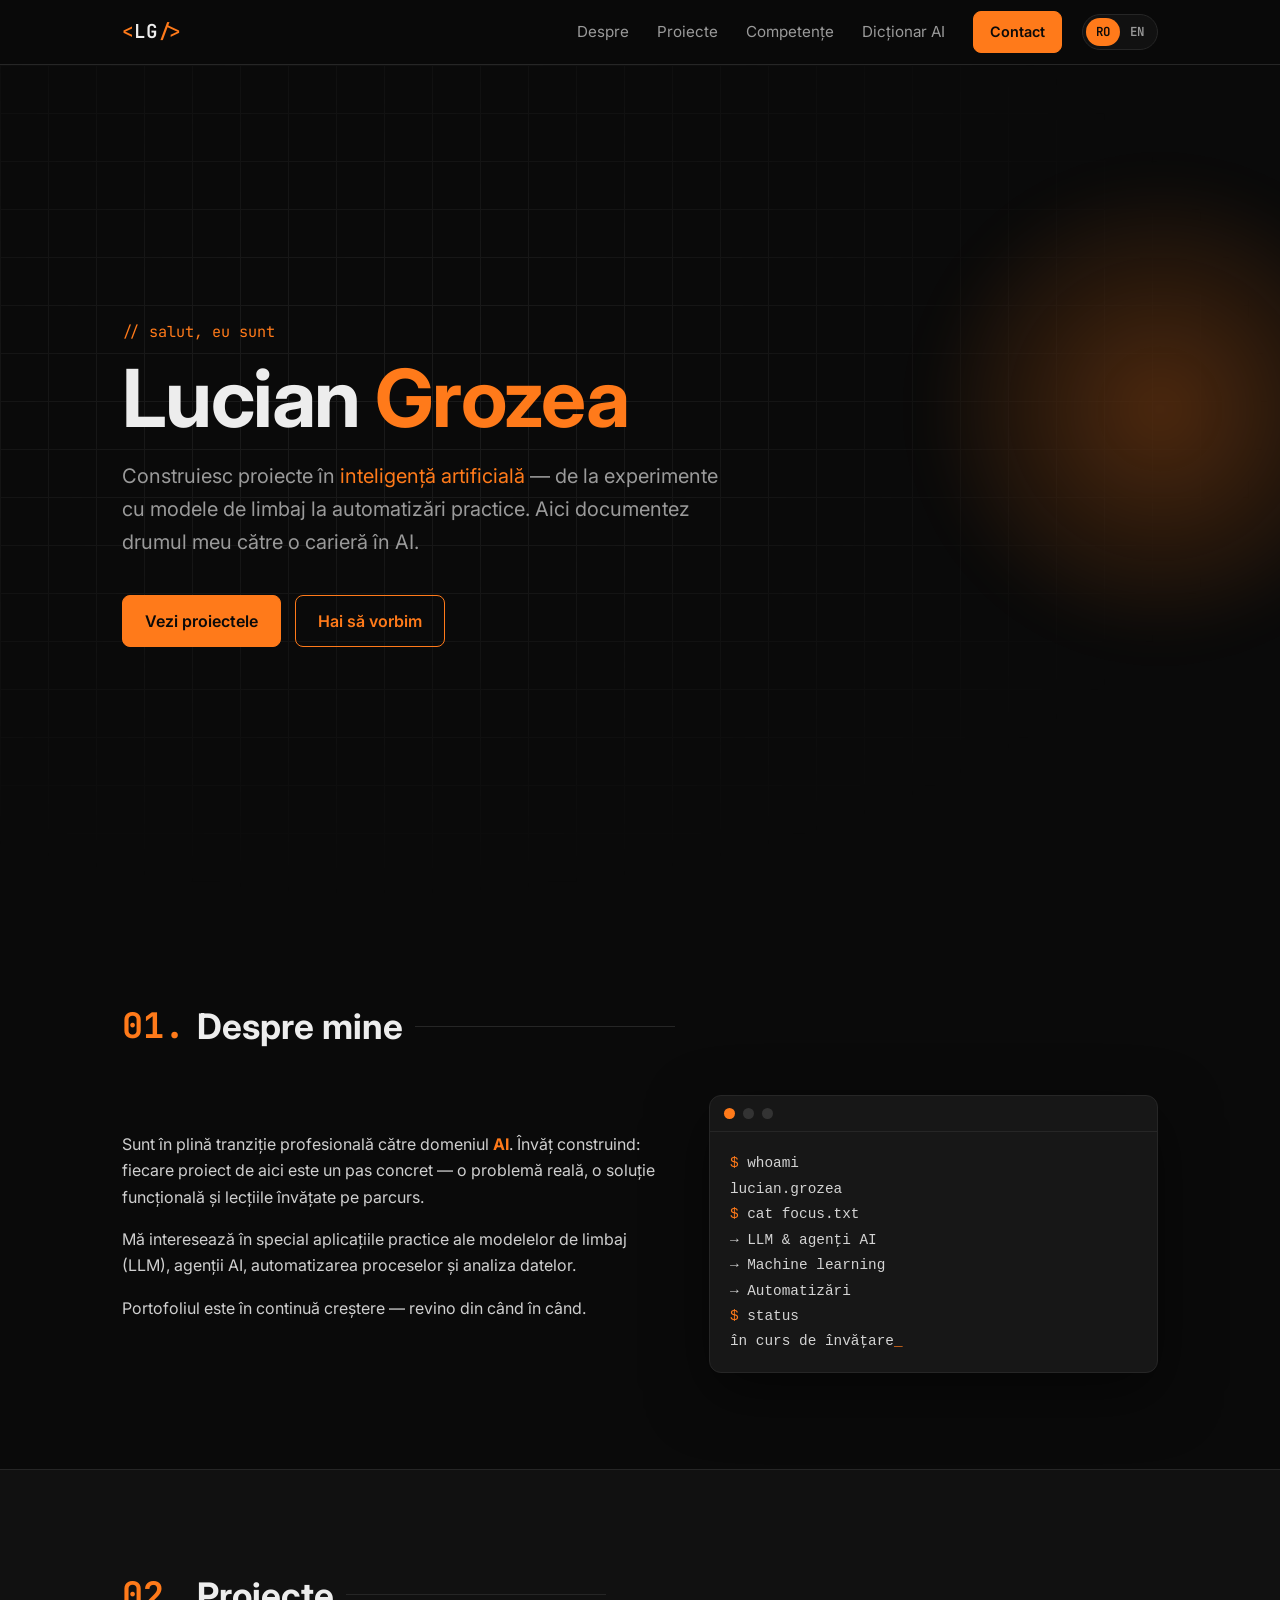
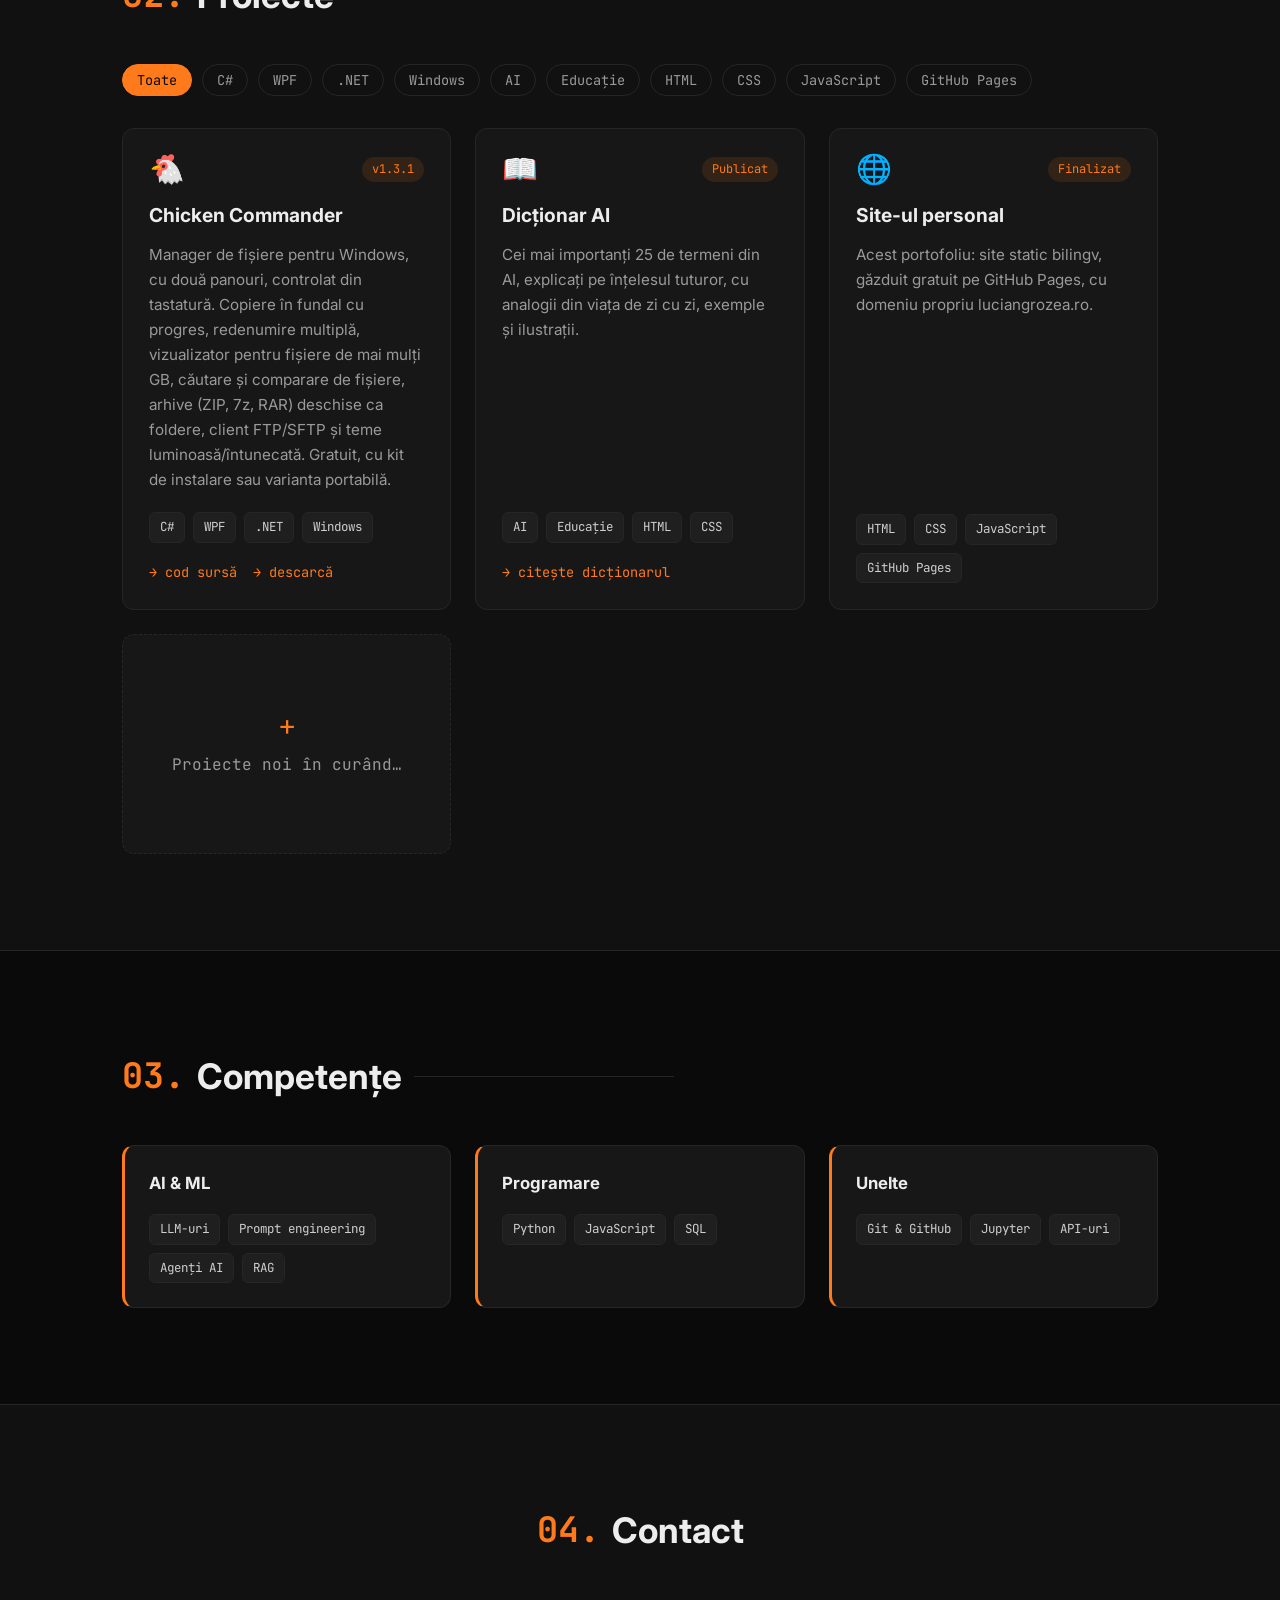
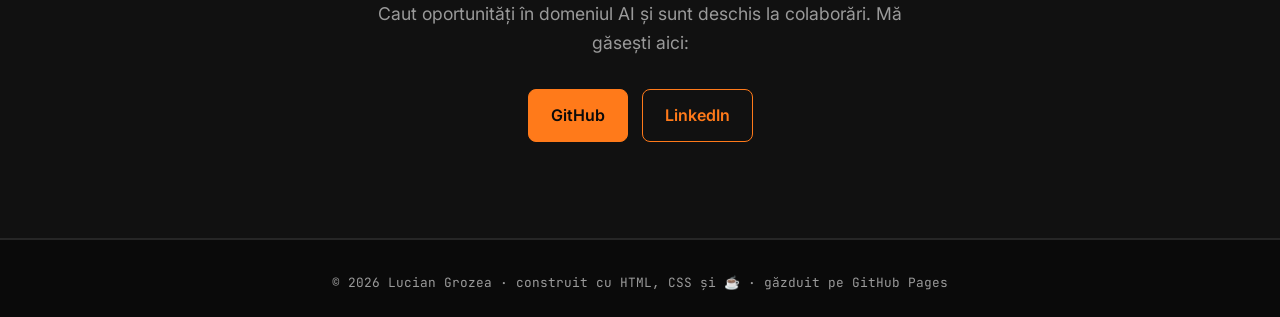
<file: index.html>
<!doctype html>
<html lang="ro">
<head>
  <meta charset="utf-8">
  <meta name="viewport" content="width=device-width, initial-scale=1">
  <title>Lucian Grozea — Portofoliu AI</title>
  <meta name="description" content="Portofoliul lui Lucian Grozea: proiecte personale în inteligență artificială, machine learning și automatizare.">
  <meta property="og:title" content="Lucian Grozea — Portofoliu AI">
  <meta property="og:description" content="Proiecte personale în inteligență artificială, machine learning și automatizare.">
  <meta property="og:url" content="https://luciangrozea.ro/">
  <meta property="og:type" content="website">
  <meta property="og:locale" content="ro_RO">
  <link rel="canonical" href="https://luciangrozea.ro/">
  <link rel="alternate" hreflang="ro" href="https://luciangrozea.ro/">
  <link rel="alternate" hreflang="en" href="https://luciangrozea.ro/en/">
  <link rel="alternate" hreflang="x-default" href="https://luciangrozea.ro/">
  <link rel="icon" href="/assets/img/favicon.svg" type="image/svg+xml">
  <link rel="preconnect" href="https://fonts.googleapis.com">
  <link rel="preconnect" href="https://fonts.gstatic.com" crossorigin>
  <link href="https://fonts.googleapis.com/css2?family=Inter:wght@400;500;600;700&family=JetBrains+Mono:wght@400;600&display=swap" rel="stylesheet">
  <link rel="stylesheet" href="/assets/css/style.css?v=3">
</head>
<body>
  <header class="nav">
    <div class="container nav__inner">
      <a href="#top" class="logo"><span class="logo__bracket">&lt;</span>LG<span class="logo__bracket">/&gt;</span></a>
      <div class="nav__right">
        <nav class="nav__links">
          <a href="#despre">Despre</a>
          <a href="#proiecte">Proiecte</a>
          <a href="#competente">Competențe</a>
          <a href="/dictionar-ai/">Dicționar AI</a>
          <a href="#contact" class="btn btn--small">Contact</a>
        </nav>
        <div class="lang-switch" role="group" aria-label="Limba"><a href="/" hreflang="ro" lang="ro" data-lang="ro" class="active" aria-current="true">RO</a><a href="/en/" hreflang="en" lang="en" data-lang="en">EN</a></div>
        <button class="nav__toggle" aria-label="Deschide meniul" aria-expanded="false">
          <span></span><span></span><span></span>
        </button>
      </div>
    </div>
  </header>

  <main id="top">
    <!-- HERO -->
    <section class="hero">
      <div class="hero__grid" aria-hidden="true"></div>
      <div class="container hero__content">
        <p class="eyebrow mono">// salut, eu sunt</p>
        <h1 class="hero__title">Lucian <span class="accent">Grozea</span></h1>
        <p class="hero__subtitle">
          Construiesc proiecte în <span class="accent">inteligență artificială</span> —
          de la experimente cu modele de limbaj la automatizări practice.
          Aici documentez drumul meu către o carieră în AI.
        </p>
        <div class="hero__cta">
          <a href="#proiecte" class="btn">Vezi proiectele</a>
          <a href="#contact" class="btn btn--ghost">Hai să vorbim</a>
        </div>
      </div>
    </section>

    <!-- DESPRE -->
    <section id="despre" class="section">
      <div class="container">
        <h2 class="section__title"><span class="mono accent">01.</span> Despre mine</h2>
        <div class="about">
          <div class="about__text">
            <p>
              Sunt în plină tranziție profesională către domeniul <strong>AI</strong>.
              Învăț construind: fiecare proiect de aici este un pas concret —
              o problemă reală, o soluție funcțională și lecțiile învățate pe parcurs.
            </p>
            <p>
              Mă interesează în special aplicațiile practice ale modelelor de limbaj (LLM),
              agenții AI, automatizarea proceselor și analiza datelor.
            </p>
            <p class="muted">Portofoliul este în continuă creștere — revino din când în când.</p>
          </div>
          <div class="about__card">
            <div class="terminal">
              <div class="terminal__bar"><span></span><span></span><span></span></div>
              <pre class="mono"><code><span class="accent">$</span> whoami
lucian.grozea
<span class="accent">$</span> cat focus.txt
→ LLM &amp; agenți AI
→ Machine learning
→ Automatizări
<span class="accent">$</span> status
în curs de învățare<span class="cursor">_</span></code></pre>
            </div>
          </div>
        </div>
      </div>
    </section>

    <!-- PROIECTE -->
    <section id="proiecte" class="section section--alt">
      <div class="container">
        <h2 class="section__title"><span class="mono accent">02.</span> Proiecte</h2>
        <div class="filters" id="filters"></div>
        <div class="projects" id="projects-grid"></div>
      </div>
    </section>

    <!-- COMPETENTE -->
    <section id="competente" class="section">
      <div class="container">
        <h2 class="section__title"><span class="mono accent">03.</span> Competențe</h2>
        <div class="skills">
          <div class="skill-group">
            <h3>AI &amp; ML</h3>
            <ul class="tags"><li>LLM-uri</li><li>Prompt engineering</li><li>Agenți AI</li><li>RAG</li></ul>
          </div>
          <div class="skill-group">
            <h3>Programare</h3>
            <ul class="tags"><li>Python</li><li>JavaScript</li><li>SQL</li></ul>
          </div>
          <div class="skill-group">
            <h3>Unelte</h3>
            <ul class="tags"><li>Git &amp; GitHub</li><li>Jupyter</li><li>API-uri</li></ul>
          </div>
        </div>
      </div>
    </section>

    <!-- CONTACT -->
    <section id="contact" class="section section--alt">
      <div class="container contact">
        <h2 class="section__title section__title--center"><span class="mono accent">04.</span> Contact</h2>
        <p class="contact__text">
          Caut oportunități în domeniul AI și sunt deschis la colaborări.
          Mă găsești aici:
        </p>
        <div class="contact__links">
          <a class="btn" href="https://github.com/luciangrozea" target="_blank" rel="noopener">GitHub</a>
          <a class="btn btn--ghost" href="https://www.linkedin.com/in/lucian-grozea-97331a152/" target="_blank" rel="noopener">LinkedIn</a>
          <!-- Adaugă e-mailul când ești gata:
          <a class="btn btn--ghost" href="mailto:ADRESA@EXEMPLU.RO">E-mail</a>
          -->
        </div>
      </div>
    </section>
  </main>

  <footer class="footer">
    <div class="container">
      <p class="mono">© <span id="year"></span> Lucian Grozea · construit cu HTML, CSS și ☕ · găzduit pe GitHub Pages</p>
    </div>
  </footer>

  <script src="/assets/js/lang.js?v=1"></script>
  <script src="/assets/js/projects.js?v=5"></script>
  <script src="/assets/js/main.js?v=3"></script>
</body>
</html>
</file>
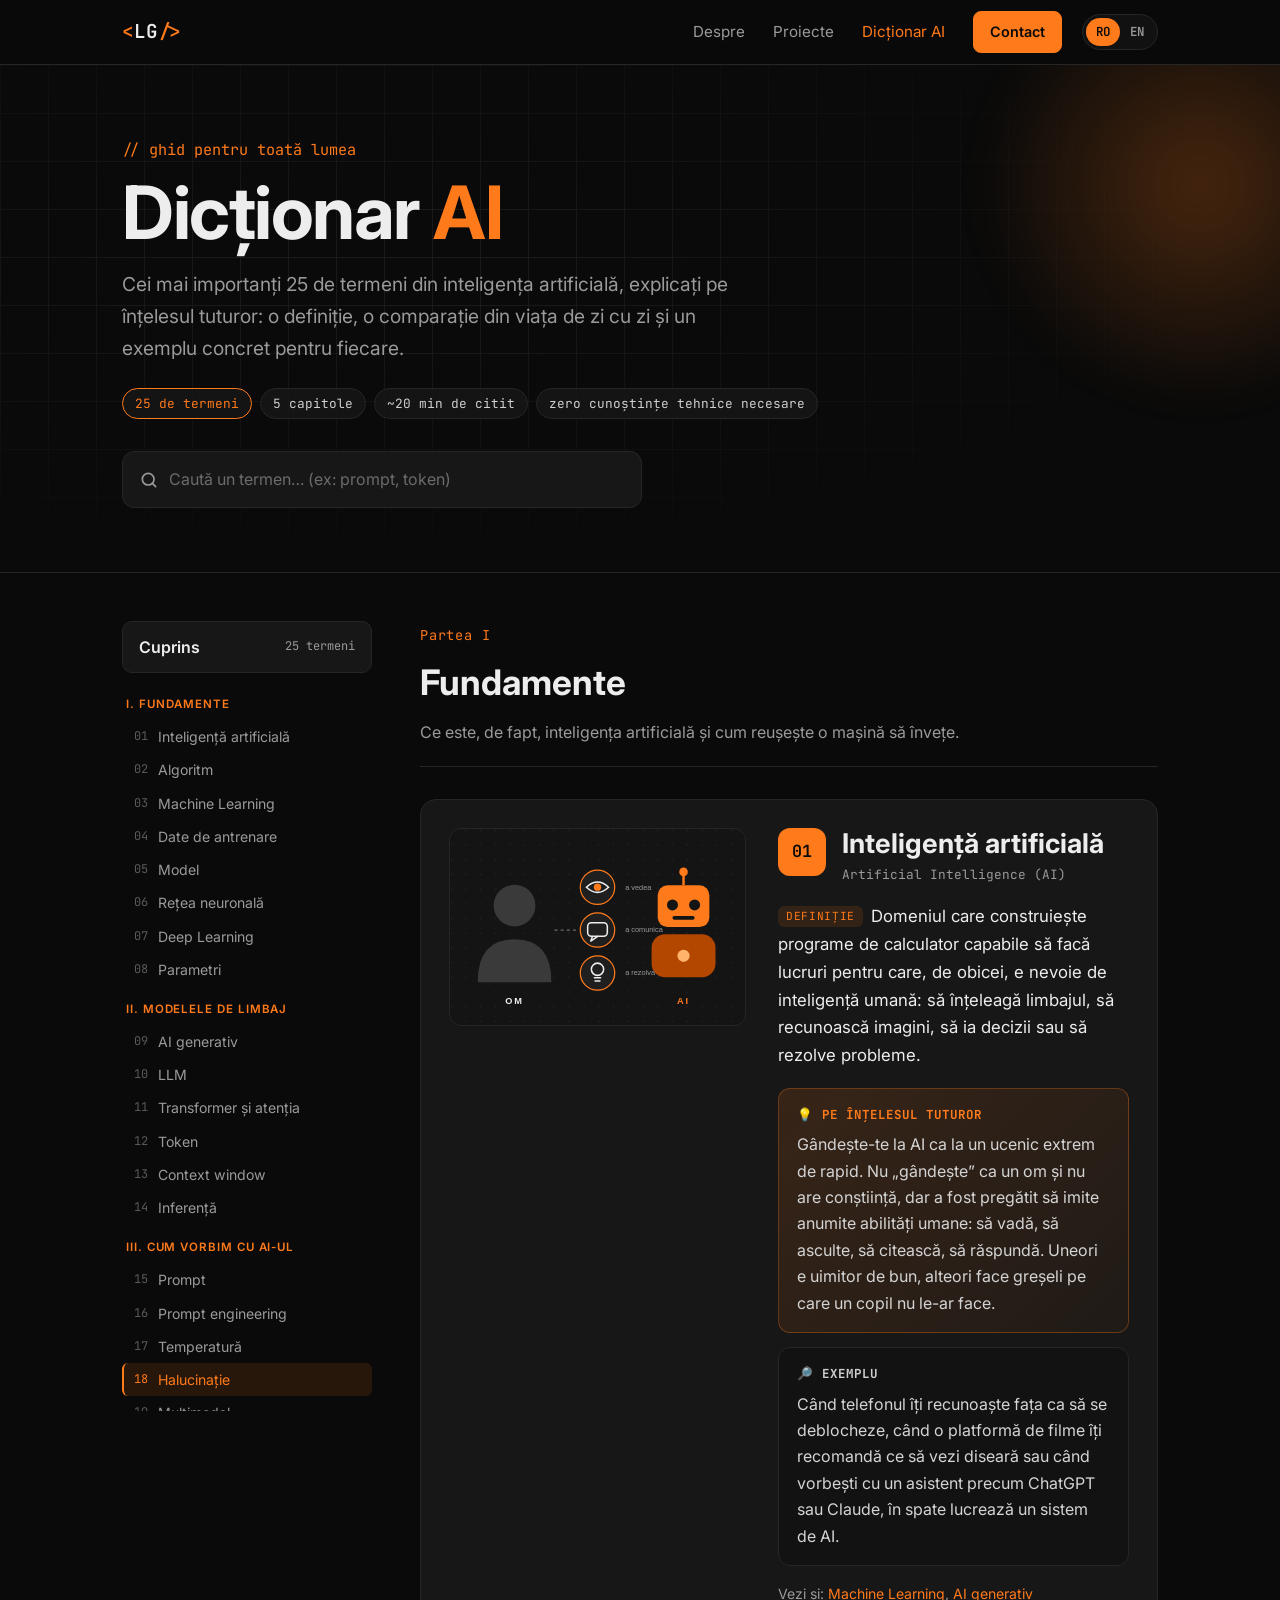
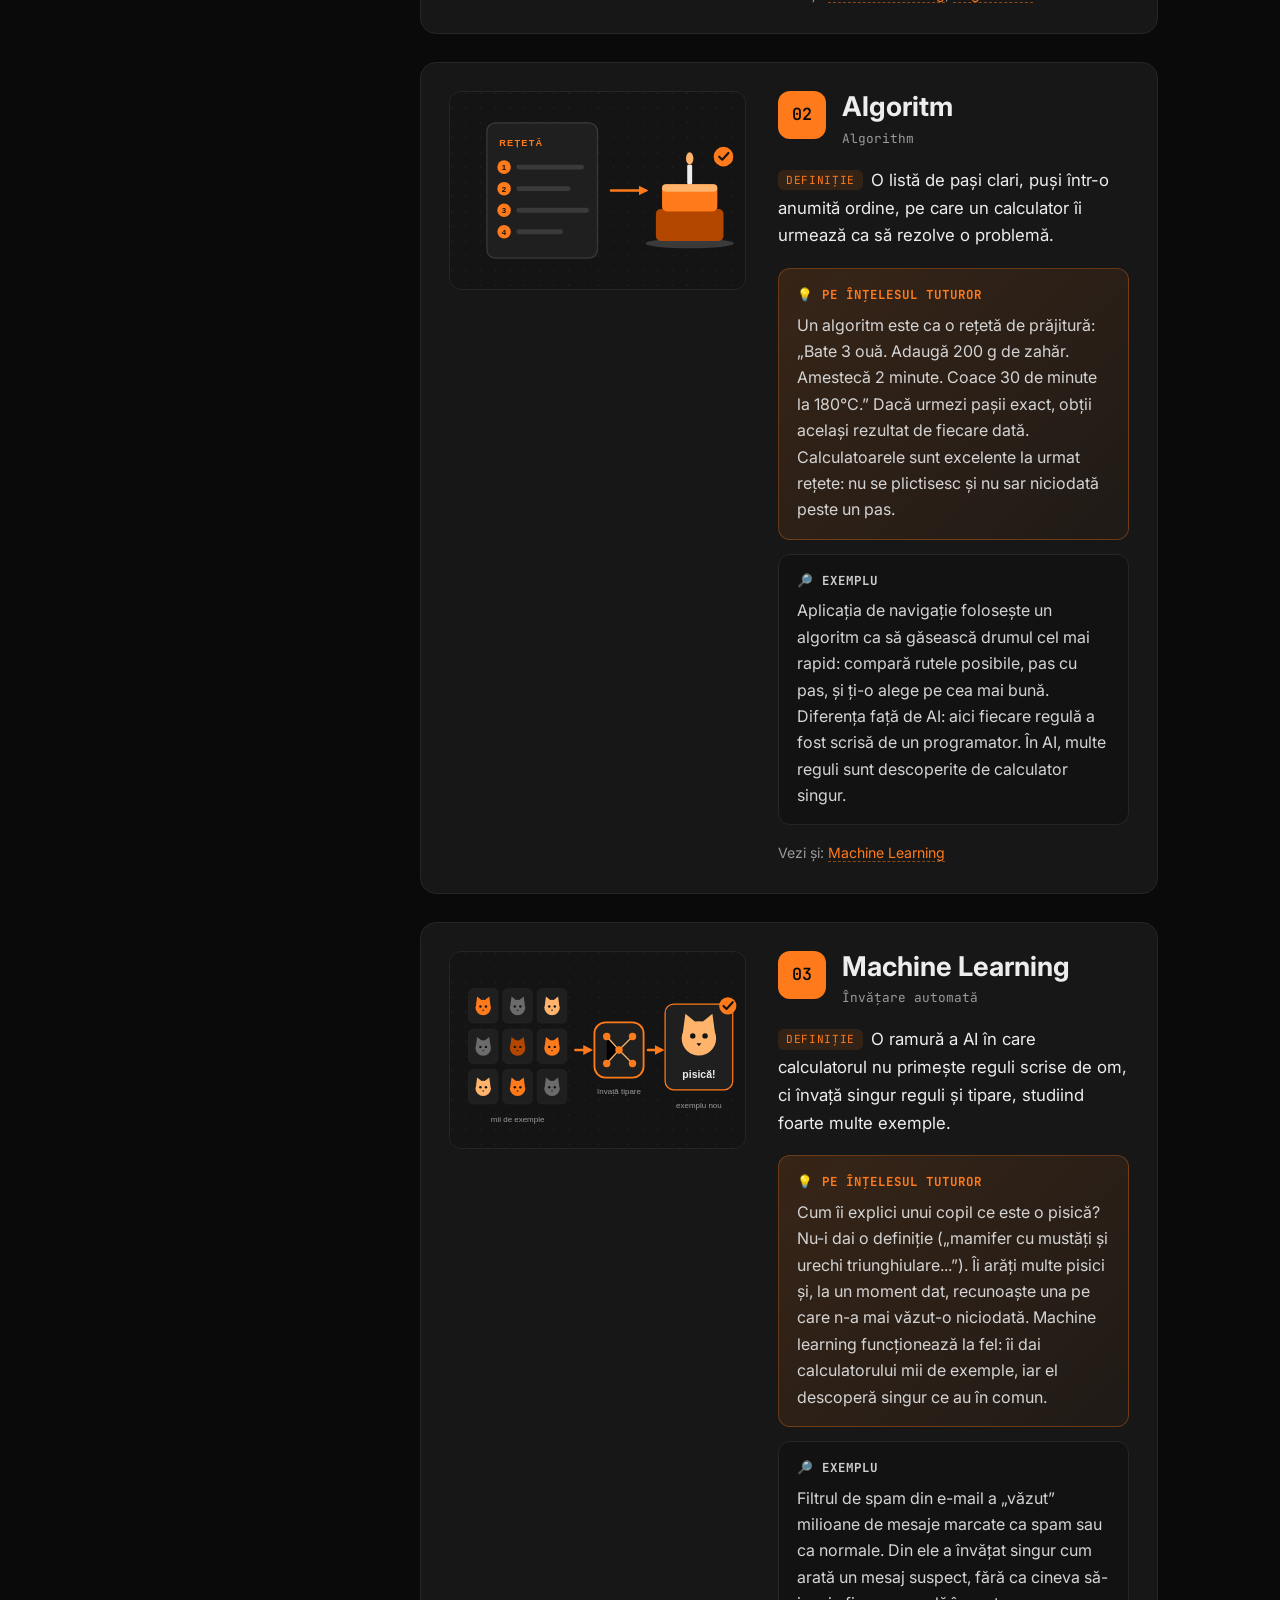
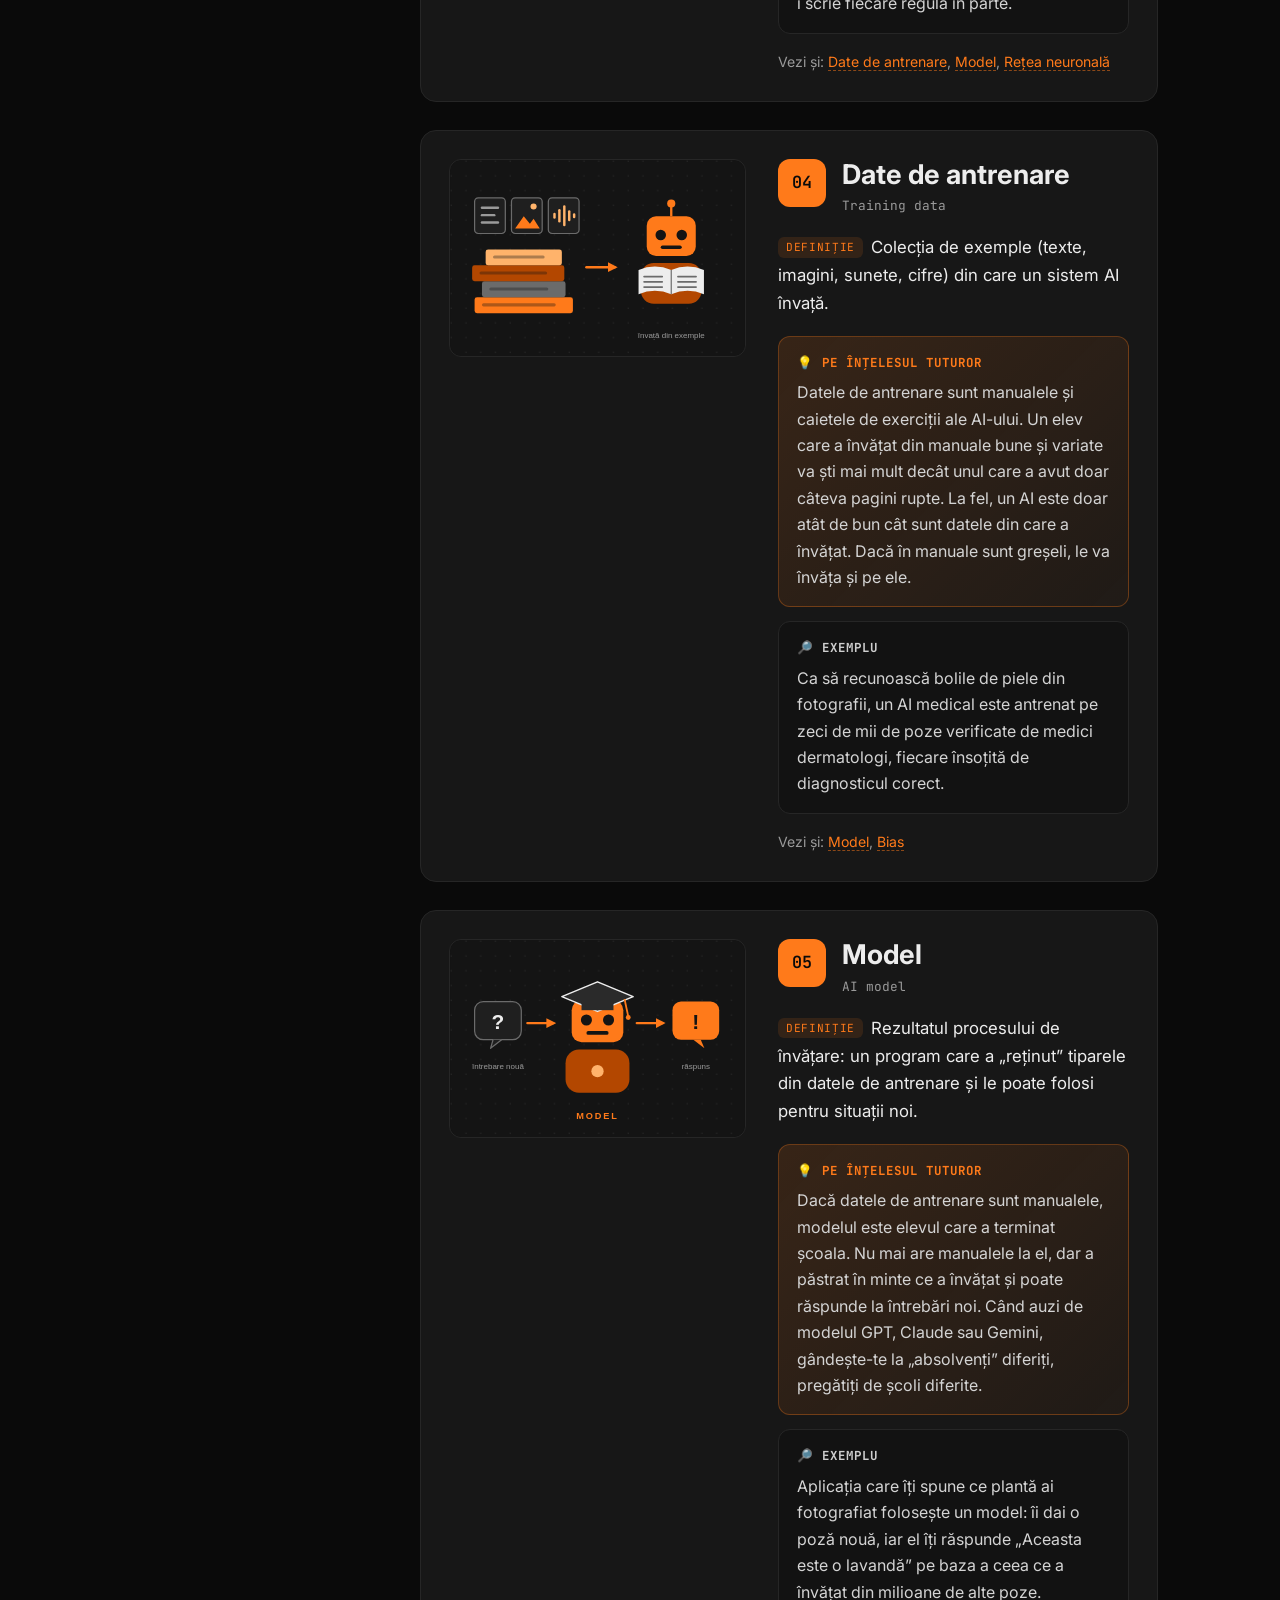
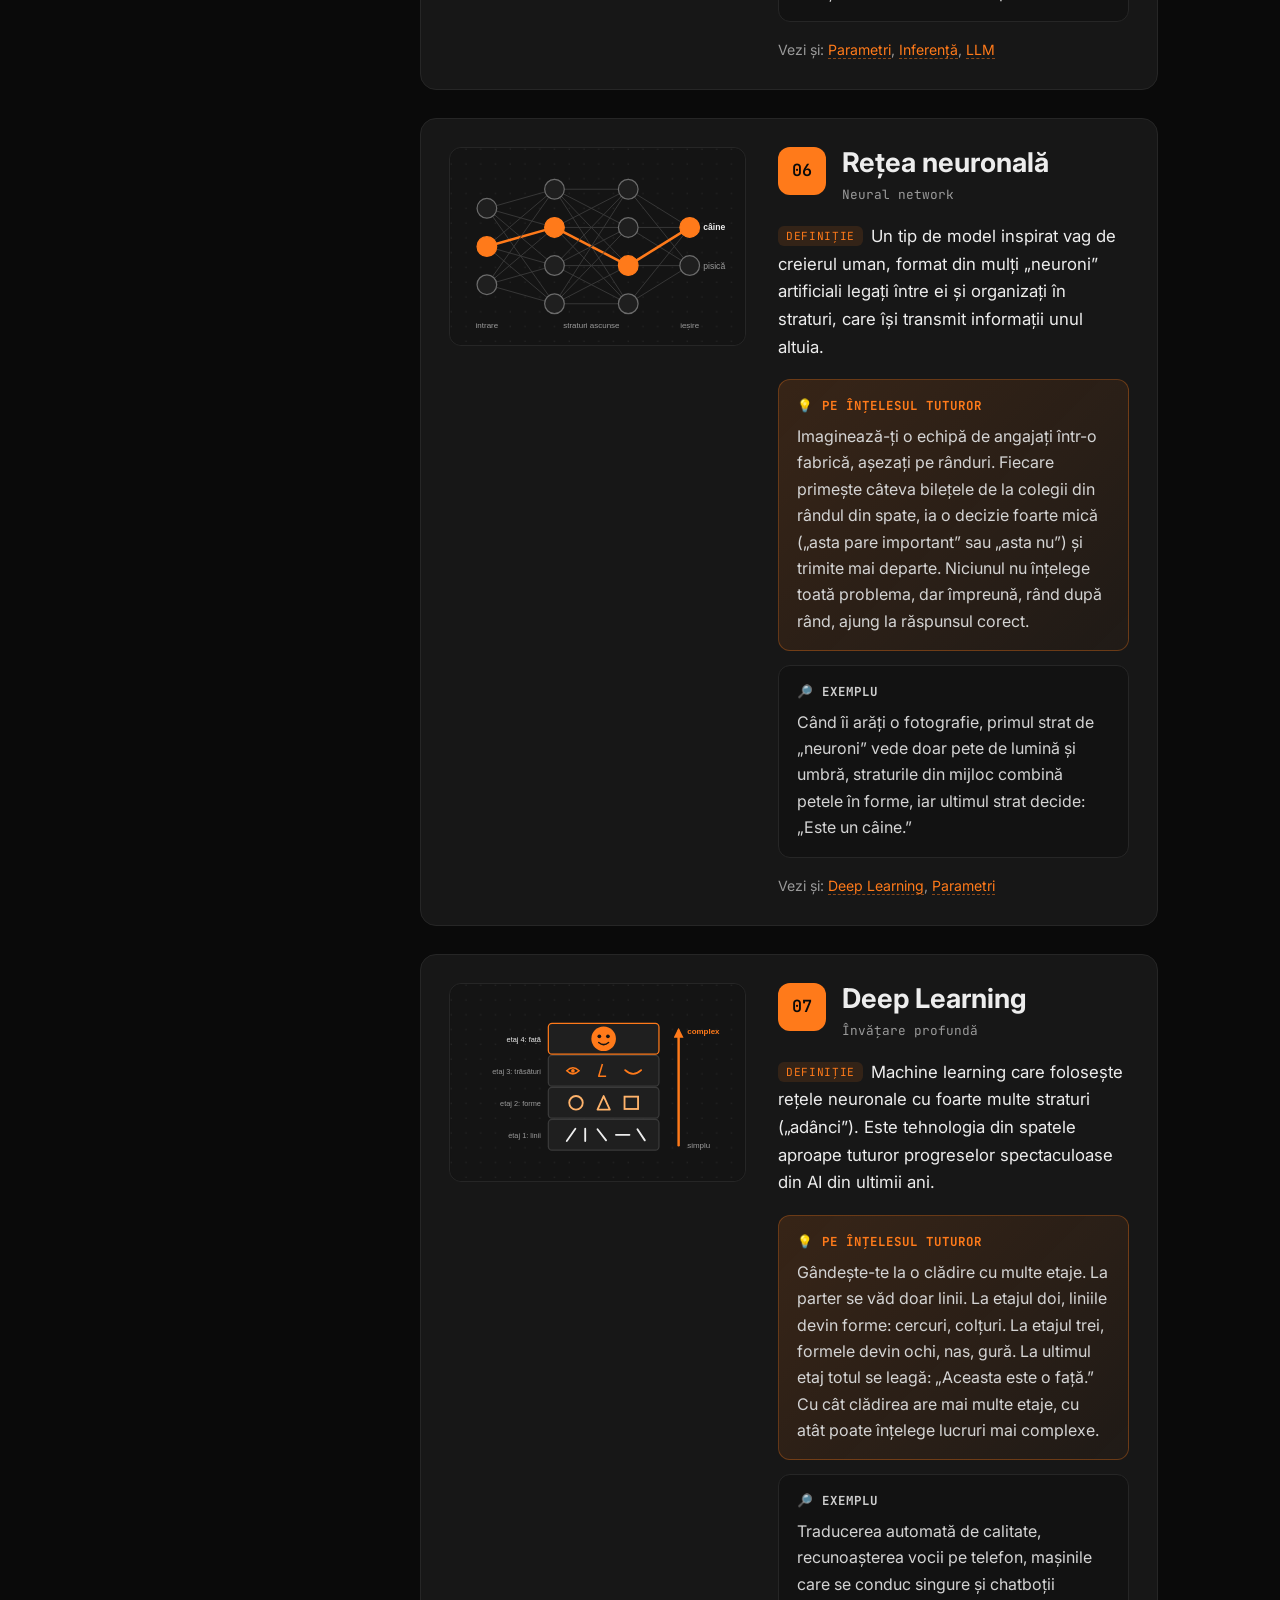
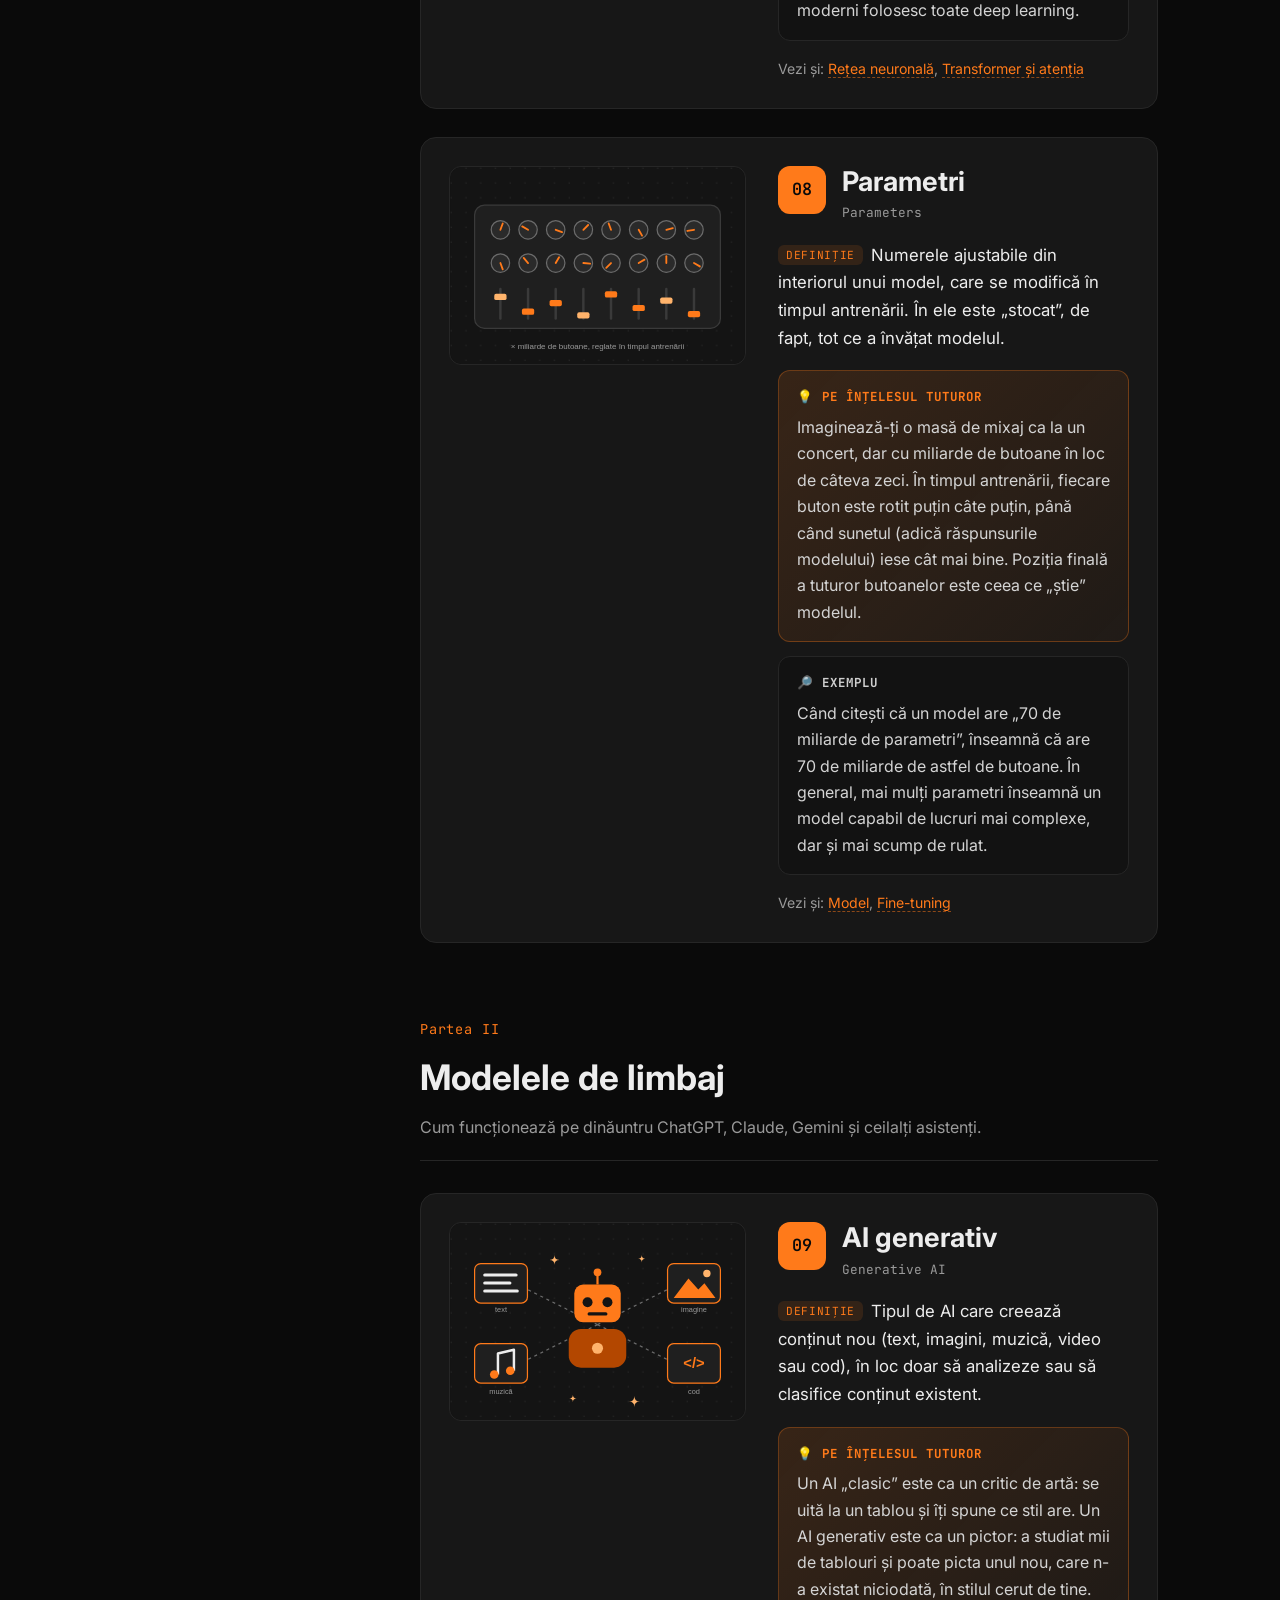
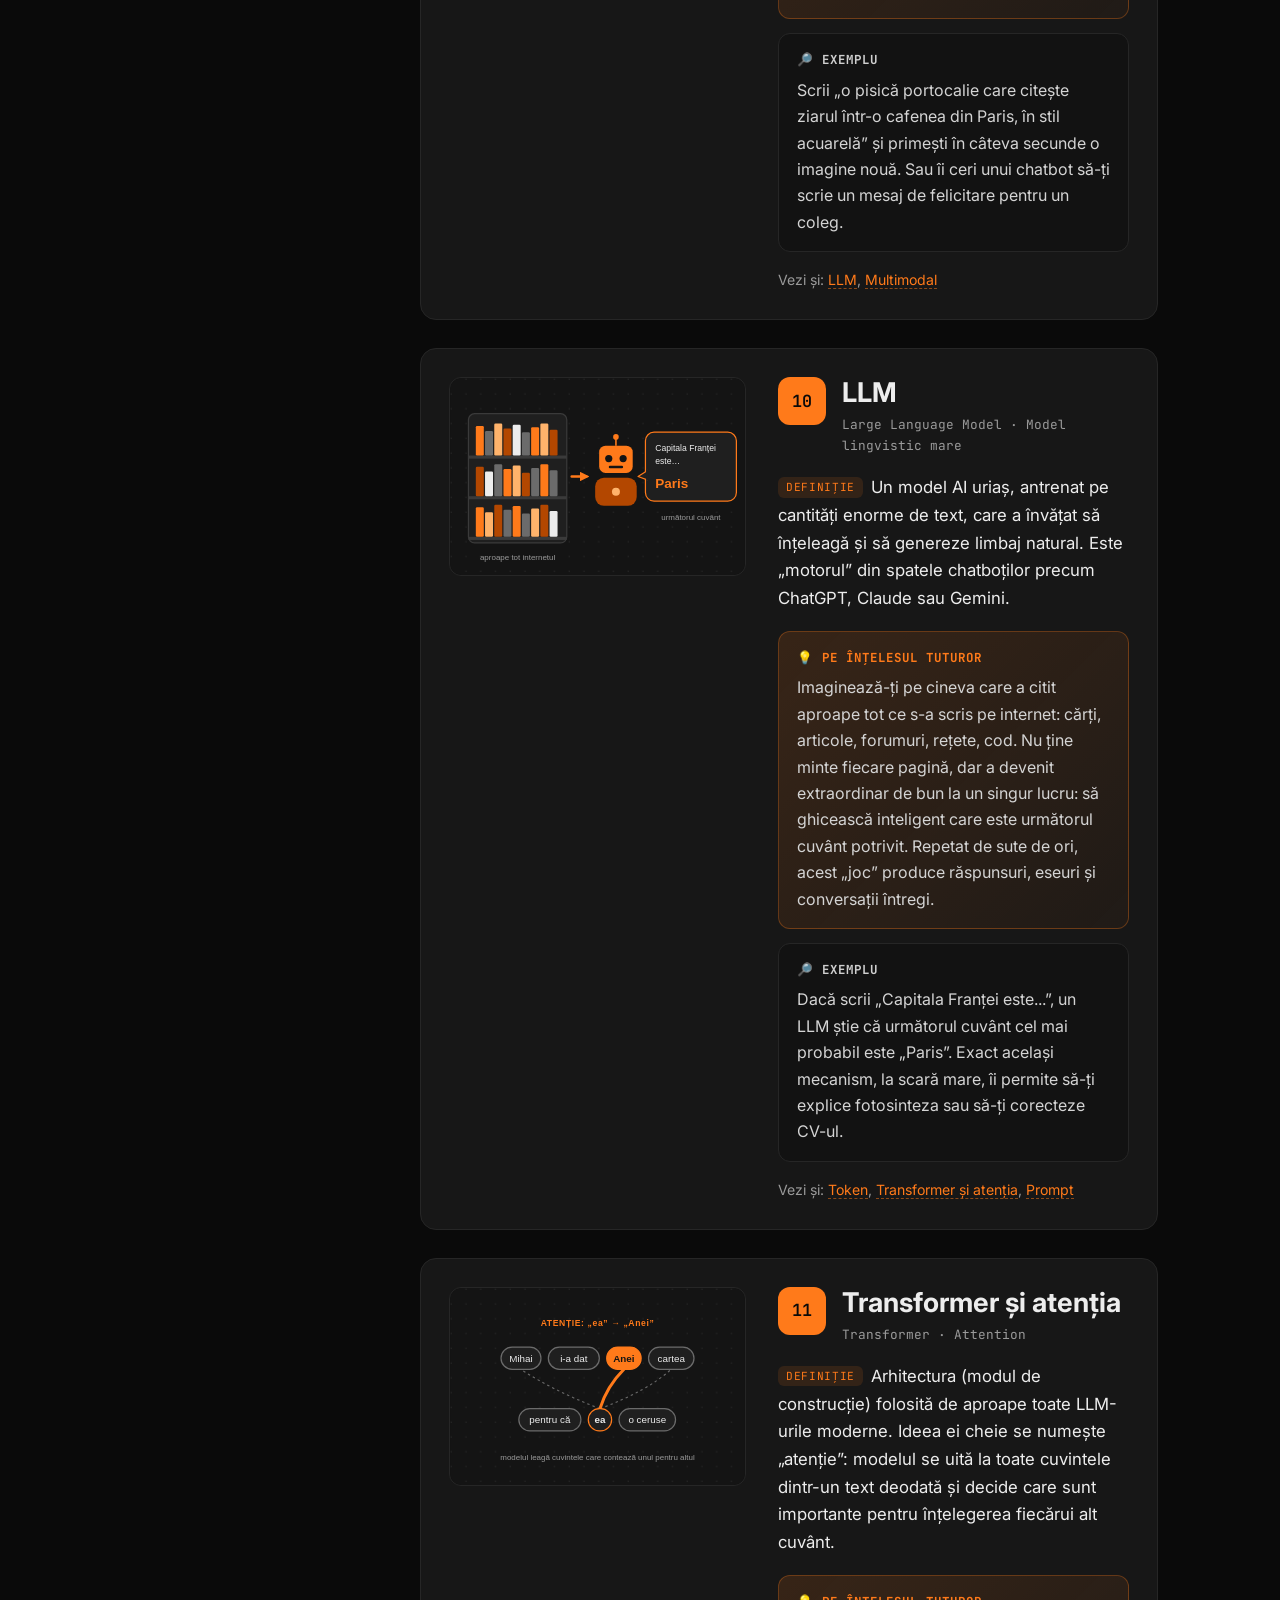
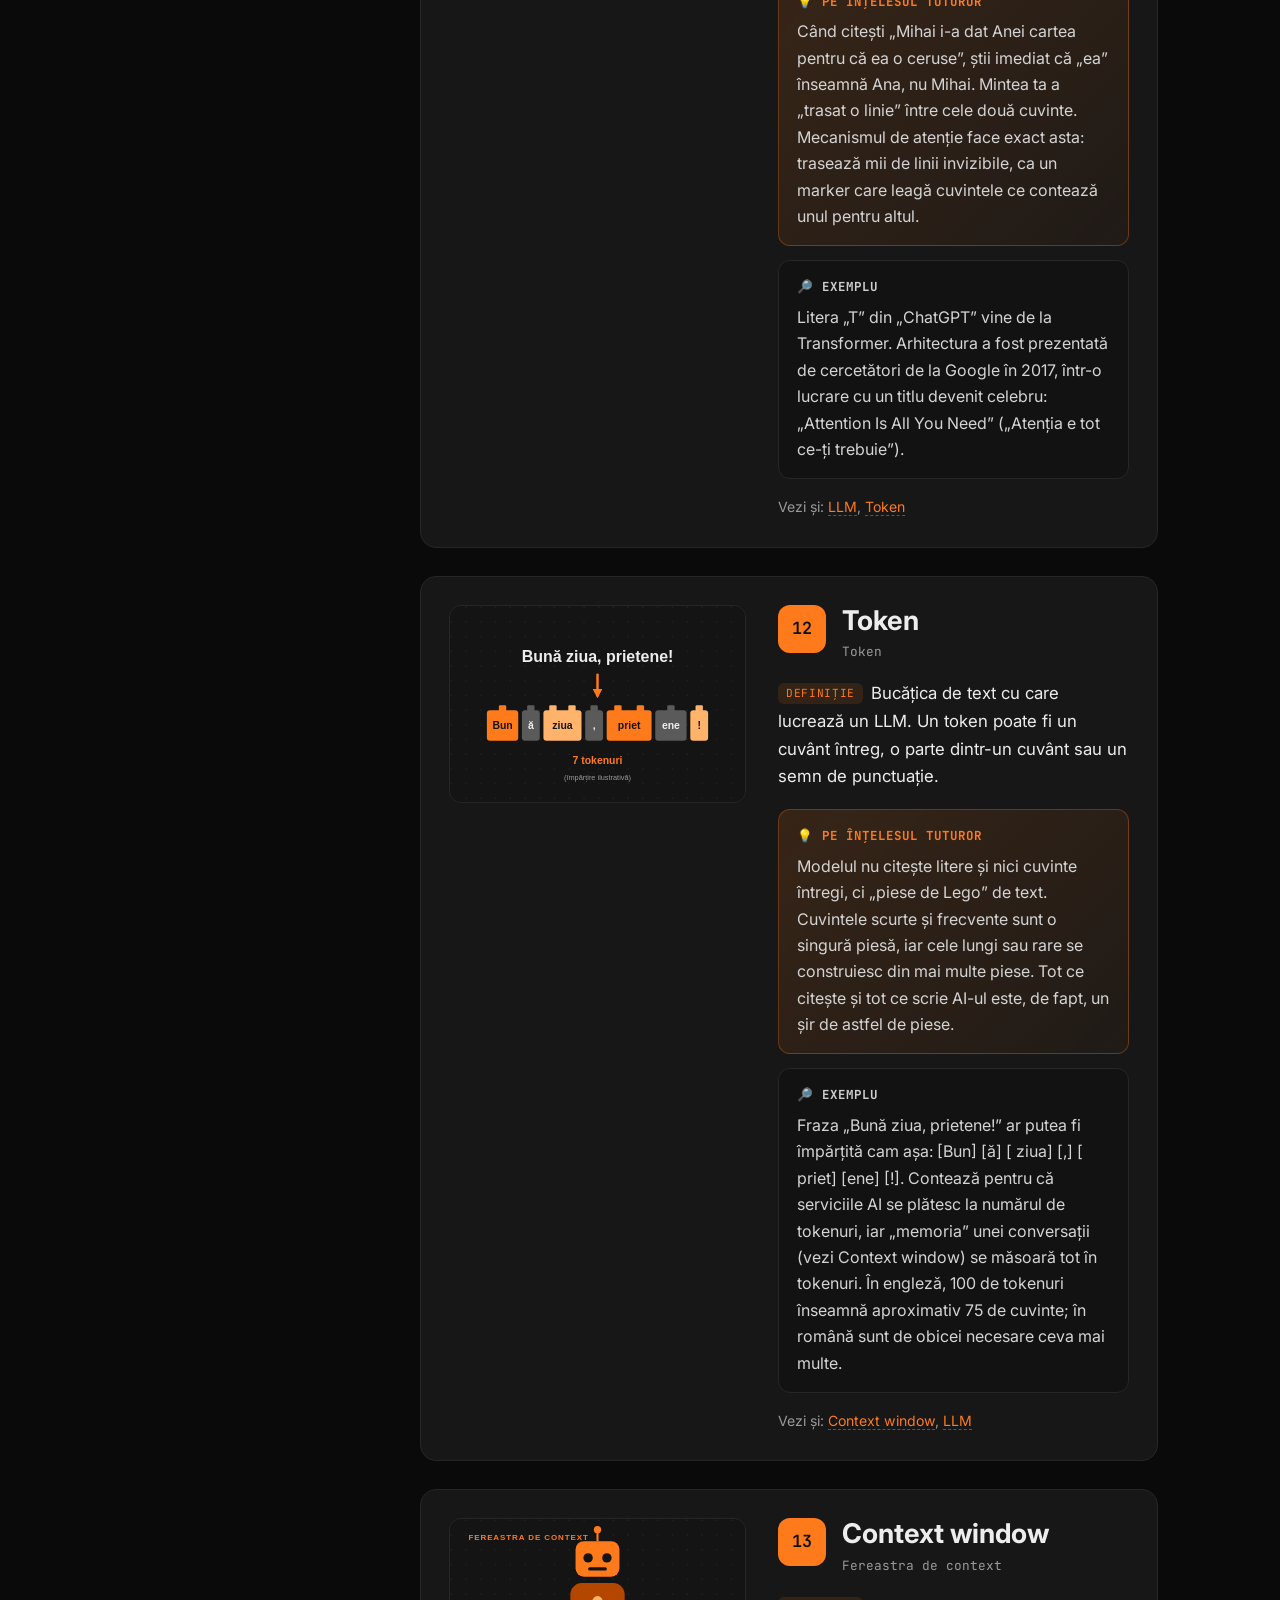
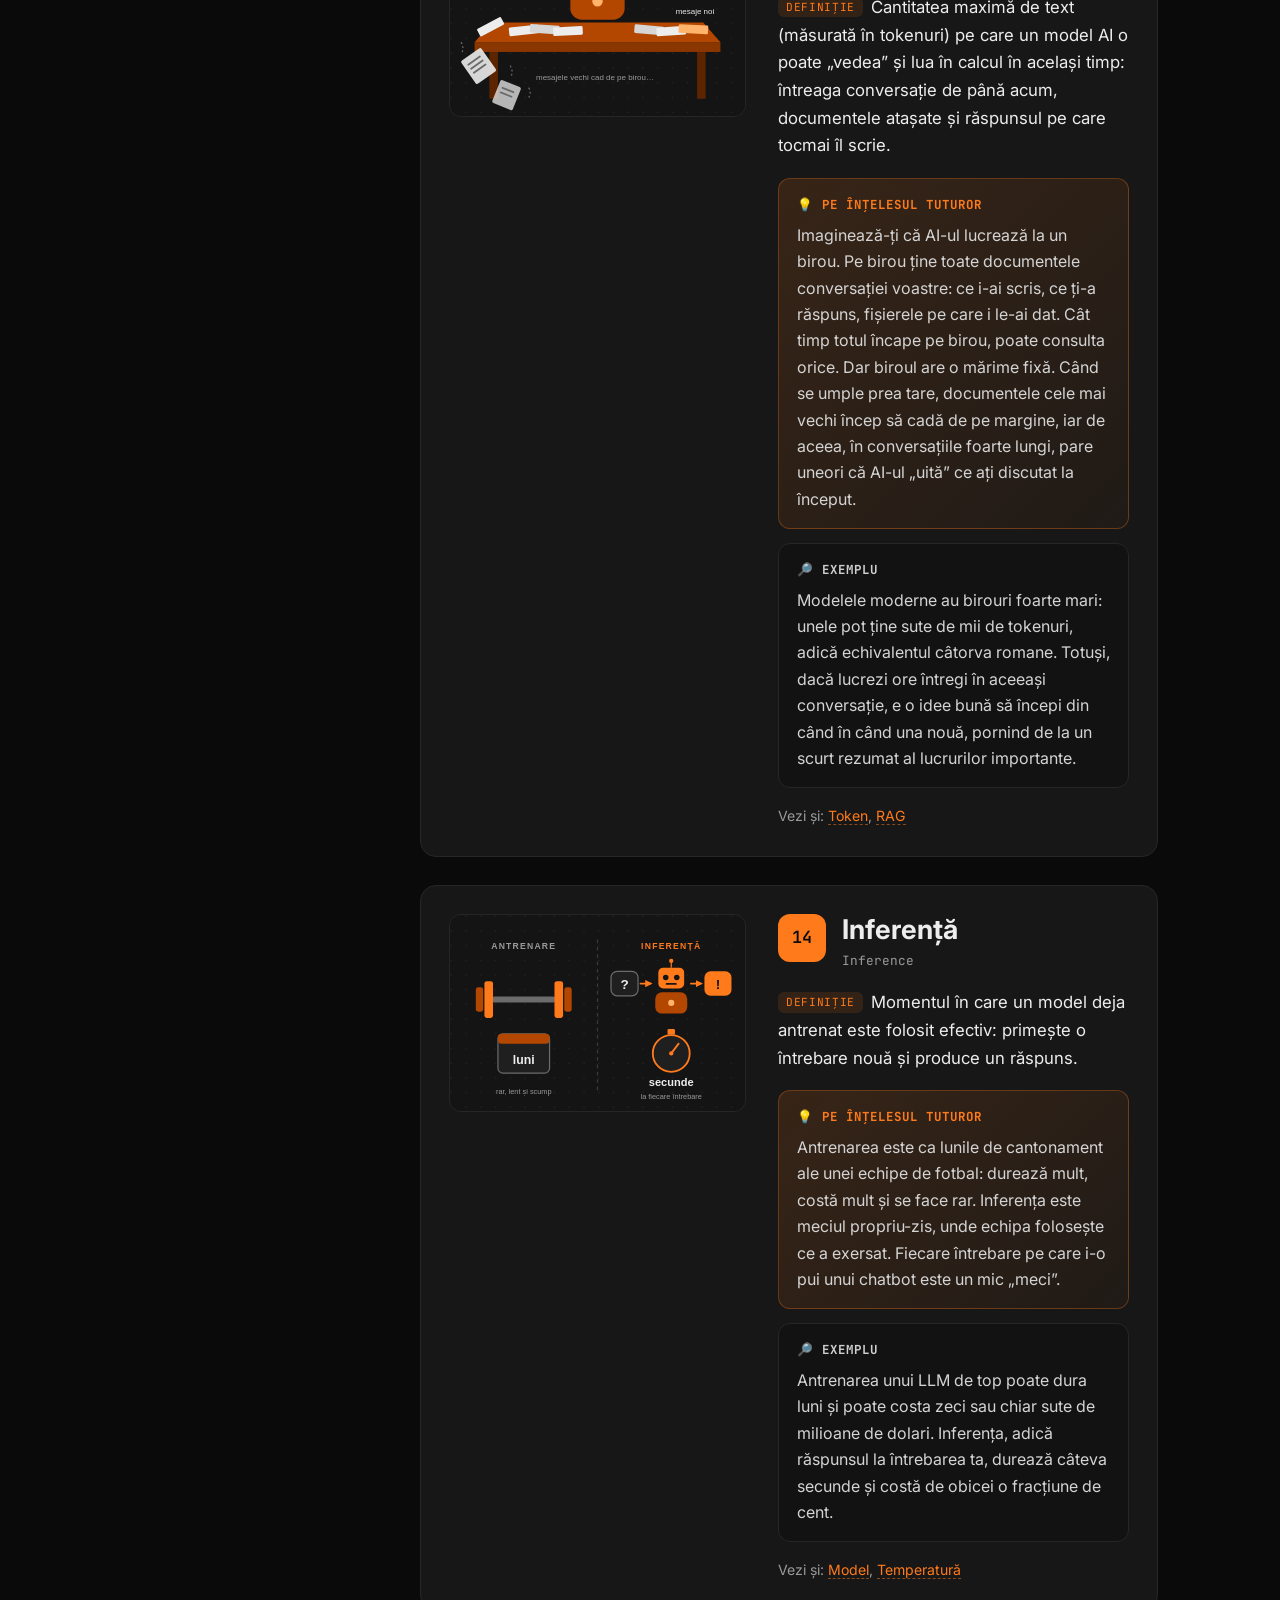
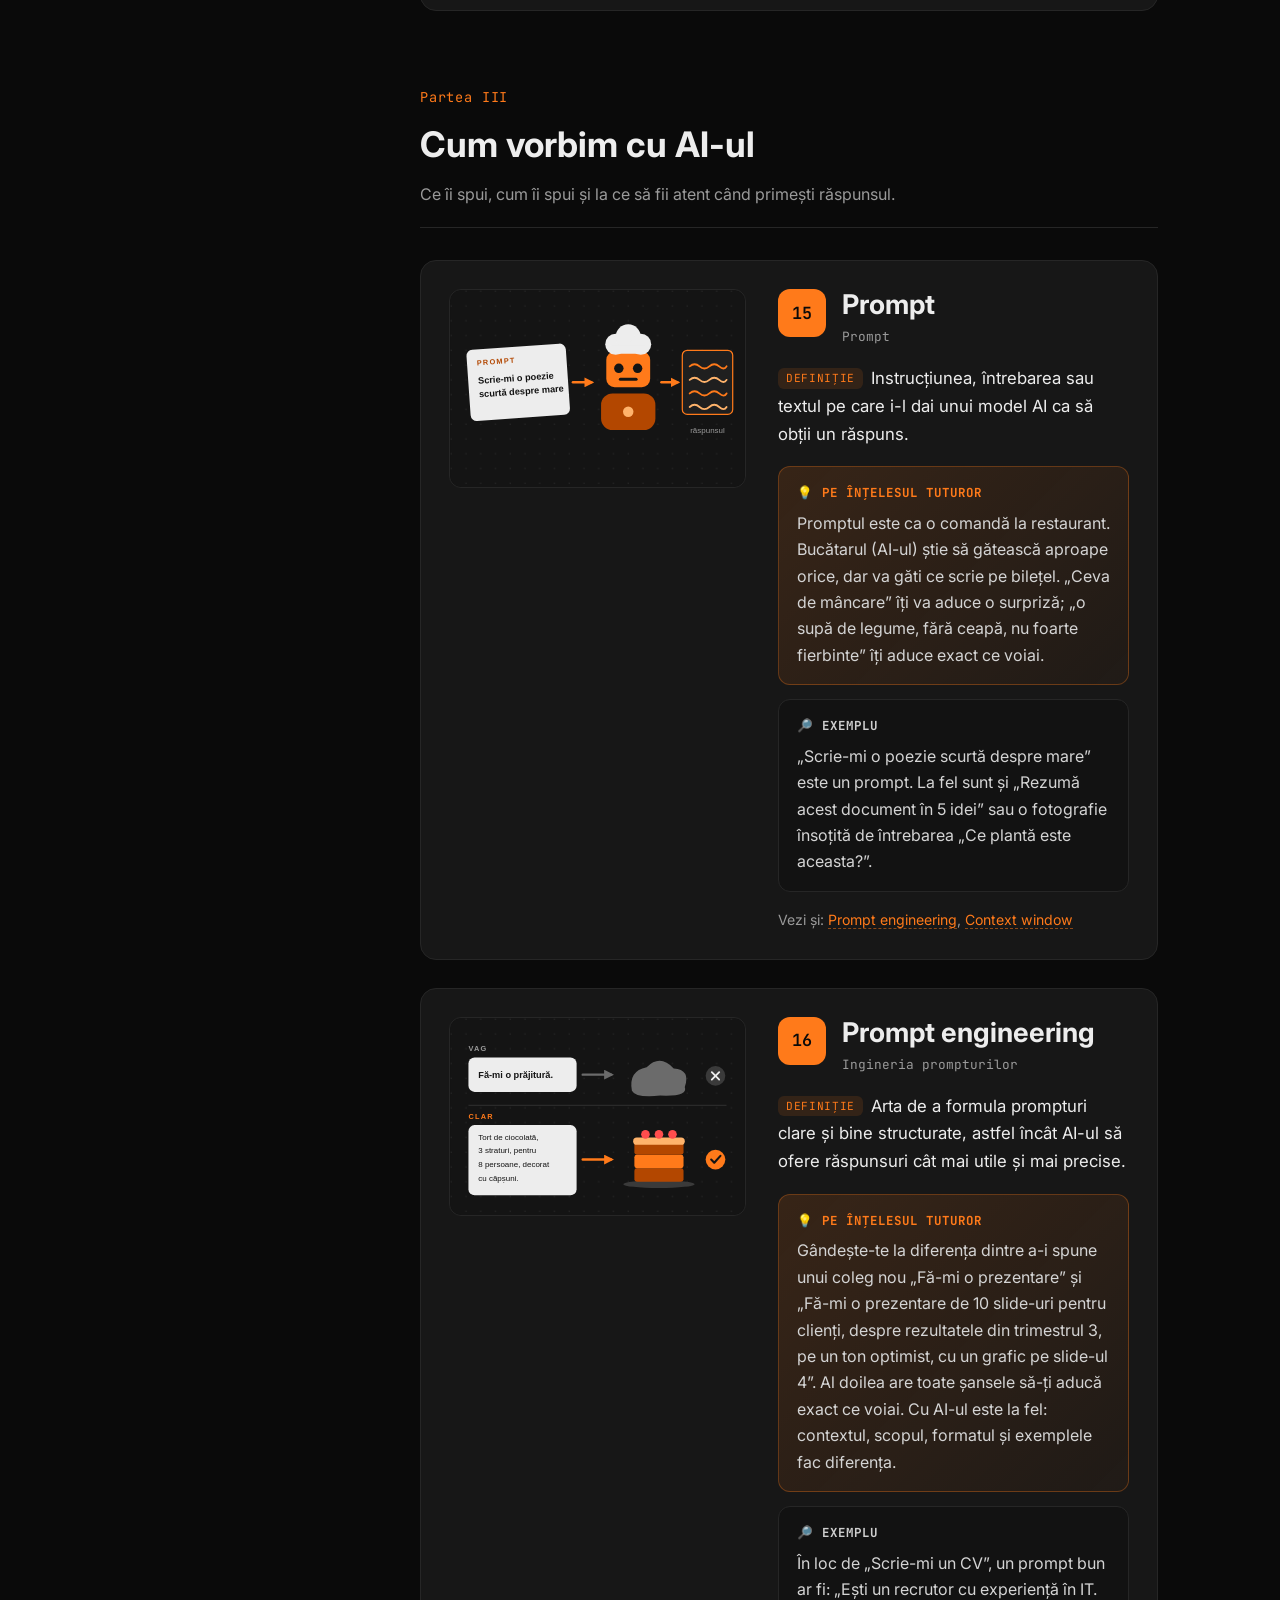
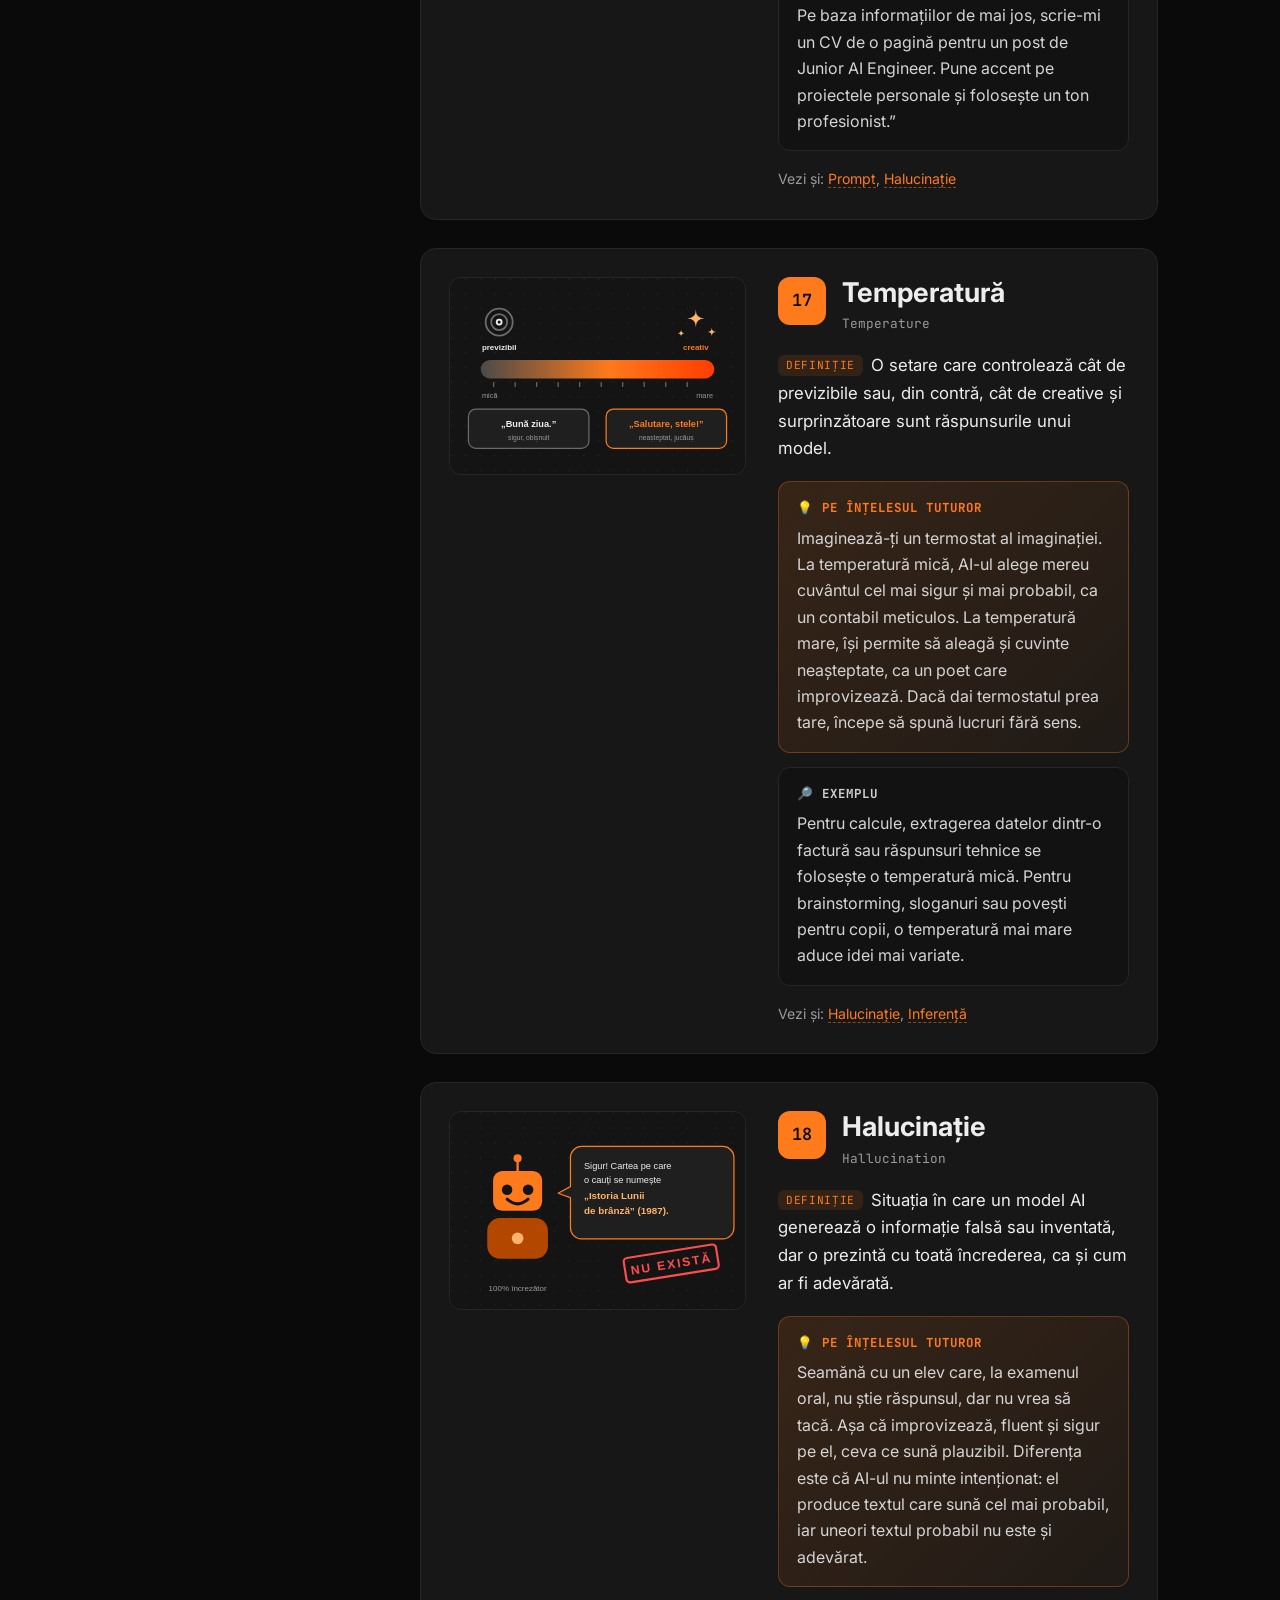
<file: dictionar-ai/index.html>
<!doctype html>
<html lang="ro">
<head>
  <meta charset="utf-8">
  <meta name="viewport" content="width=device-width, initial-scale=1">
  <title>Dicționar AI: 25 de termeni explicați simplu | Lucian Grozea</title>
  <meta name="description" content="Cei mai importanți 25 de termeni din inteligența artificială, explicați pe înțelesul tuturor: definiții, analogii din viața de zi cu zi, exemple și ilustrații.">
  <meta property="og:title" content="Dicționar AI: 25 de termeni explicați simplu">
  <meta property="og:description" content="De la „inteligență artificială” la „agent AI”: definiții, analogii și exemple pe înțelesul tuturor.">
  <meta property="og:url" content="https://luciangrozea.ro/dictionar-ai/">
  <meta property="og:type" content="article">
  <meta property="og:locale" content="ro_RO">
  <link rel="canonical" href="https://luciangrozea.ro/dictionar-ai/">
  <link rel="alternate" hreflang="ro" href="https://luciangrozea.ro/dictionar-ai/">
  <link rel="alternate" hreflang="en" href="https://luciangrozea.ro/en/ai-dictionary/">
  <link rel="alternate" hreflang="x-default" href="https://luciangrozea.ro/dictionar-ai/">
  <link rel="icon" href="/assets/img/favicon.svg" type="image/svg+xml">
  <link rel="preconnect" href="https://fonts.googleapis.com">
  <link rel="preconnect" href="https://fonts.gstatic.com" crossorigin>
  <link href="https://fonts.googleapis.com/css2?family=Inter:wght@400;500;600;700&family=JetBrains+Mono:wght@400;600&display=swap" rel="stylesheet">
  <link rel="stylesheet" href="/assets/css/style.css?v=3">
  <link rel="stylesheet" href="/assets/css/dictionar.css?v=2">
</head>
<body>
  <div class="progress" aria-hidden="true"><span id="progress"></span></div>
  <header class="nav">
    <div class="container nav__inner">
      <a href="/" class="logo"><span class="logo__bracket">&lt;</span>LG<span class="logo__bracket">/&gt;</span></a>
      <div class="nav__right">
        <nav class="nav__links">
          <a href="/#despre">Despre</a><a href="/#proiecte">Proiecte</a>
          <a href="/dictionar-ai/" class="active">Dicționar AI</a>
          <a href="/#contact" class="btn btn--small">Contact</a>
        </nav>
        <div class="lang-switch" role="group" aria-label="Limba"><a href="/dictionar-ai/" hreflang="ro" lang="ro" data-lang="ro" class="active" aria-current="true">RO</a><a href="/en/ai-dictionary/" hreflang="en" lang="en" data-lang="en">EN</a></div>
        <button class="nav__toggle" aria-label="Deschide meniul" aria-expanded="false">
          <span></span><span></span><span></span>
        </button>
      </div>
    </div>
  </header>

  <main id="top">
    <section class="dict-hero">
      <div class="hero__grid" aria-hidden="true"></div>
      <div class="container dict-hero__content">
        <p class="eyebrow mono">// ghid pentru toată lumea</p>
        <h1 class="dict-hero__title">Dicționar <span class="accent">AI</span></h1>
        <p class="dict-hero__subtitle">Cei mai importanți 25 de termeni din inteligența artificială, explicați pe înțelesul tuturor: o definiție, o comparație din viața de zi cu zi și un exemplu concret pentru fiecare.</p>
        <ul class="dict-hero__meta mono">
          <li>25 de termeni</li><li>5 capitole</li><li>~20 min de citit</li><li>zero cunoștințe tehnice necesare</li>
        </ul>
        <label class="search">
          <svg viewBox="0 0 24 24" aria-hidden="true"><circle cx="11" cy="11" r="7"/><path d="M20 20l-4-4"/></svg>
          <input type="search" id="search" placeholder="Caută un termen… (ex: prompt, token)" autocomplete="off">
        </label>
      </div>
    </section>

    <div class="container dict-layout">
      <aside class="toc">
        <details class="toc__details" id="toc">
          <summary>Cuprins <span class="mono muted">25 termeni</span></summary>
          <ol class="toc__list">
            <li class="toc__part"><span class="toc__part-name">I. Fundamente</span><ol><li><a href="#inteligenta-artificiala"><span class="mono">01</span> Inteligență artificială</a></li><li><a href="#algoritm"><span class="mono">02</span> Algoritm</a></li><li><a href="#machine-learning"><span class="mono">03</span> Machine Learning</a></li><li><a href="#date-de-antrenare"><span class="mono">04</span> Date de antrenare</a></li><li><a href="#model"><span class="mono">05</span> Model</a></li><li><a href="#retea-neuronala"><span class="mono">06</span> Rețea neuronală</a></li><li><a href="#deep-learning"><span class="mono">07</span> Deep Learning</a></li><li><a href="#parametri"><span class="mono">08</span> Parametri</a></li></ol></li><li class="toc__part"><span class="toc__part-name">II. Modelele de limbaj</span><ol><li><a href="#ai-generativ"><span class="mono">09</span> AI generativ</a></li><li><a href="#llm"><span class="mono">10</span> LLM</a></li><li><a href="#transformer"><span class="mono">11</span> Transformer și atenția</a></li><li><a href="#token"><span class="mono">12</span> Token</a></li><li><a href="#context-window"><span class="mono">13</span> Context window</a></li><li><a href="#inferenta"><span class="mono">14</span> Inferență</a></li></ol></li><li class="toc__part"><span class="toc__part-name">III. Cum vorbim cu AI-ul</span><ol><li><a href="#prompt"><span class="mono">15</span> Prompt</a></li><li><a href="#prompt-engineering"><span class="mono">16</span> Prompt engineering</a></li><li><a href="#temperatura"><span class="mono">17</span> Temperatură</a></li><li><a href="#halucinatie"><span class="mono">18</span> Halucinație</a></li><li><a href="#multimodal"><span class="mono">19</span> Multimodal</a></li></ol></li><li class="toc__part"><span class="toc__part-name">IV. AI în practică</span><ol><li><a href="#fine-tuning"><span class="mono">20</span> Fine-tuning</a></li><li><a href="#embeddings"><span class="mono">21</span> Embeddings</a></li><li><a href="#rag"><span class="mono">22</span> RAG</a></li><li><a href="#agent-ai"><span class="mono">23</span> Agent AI</a></li></ol></li><li class="toc__part"><span class="toc__part-name">V. AI responsabil</span><ol><li><a href="#bias"><span class="mono">24</span> Bias</a></li><li><a href="#aliniere"><span class="mono">25</span> Aliniere</a></li></ol></li>
          </ol>
        </details>
      </aside>

      <div class="terms" id="terms">
        <p class="no-results" id="no-results" hidden>Niciun termen găsit. Încearcă alt cuvânt.</p>
        <section class="part" id="partea-1"><header class="part__head"><span class="part__label mono">Partea I</span><h2 class="part__title">Fundamente</h2><p class="part__desc">Ce este, de fapt, inteligența artificială și cum reușește o mașină să învețe.</p></header><article class="term" id="inteligenta-artificiala" data-alt="artificial-intelligence" data-search="inteligență artificială artificial intelligence (ai) domeniul care construiește programe de calculator capabile să facă lucruri pentru care, de obicei, e nevoie de inteligență umană: să înțeleagă limbajul, să recunoască imagini, să ia decizii sau să rezolve probleme.">
  <figure class="term__figure"><img src="/assets/img/dictionar/01-inteligenta-artificiala.svg" alt="Un om și un robot, legați prin trei abilități: a vedea, a comunica și a rezolva probleme." width="480" height="320" loading="lazy"></figure>
  <div class="term__body">
    <header class="term__head"><span class="term__num mono">01</span><div><h3 class="term__title">Inteligență artificială</h3><p class="term__en mono">Artificial Intelligence (AI)</p></div></header>
    <p class="term__def"><span class="term__tag">Definiție</span>Domeniul care construiește programe de calculator capabile să facă lucruri pentru care, de obicei, e nevoie de inteligență umană: să înțeleagă limbajul, să recunoască imagini, să ia decizii sau să rezolve probleme.</p>
    <div class="term__box term__box--analogy"><h4>Pe înțelesul tuturor</h4><p>Gândește-te la AI ca la un ucenic extrem de rapid. Nu „gândește” ca un om și nu are conștiință, dar a fost pregătit să imite anumite abilități umane: să vadă, să asculte, să citească, să răspundă. Uneori e uimitor de bun, alteori face greșeli pe care un copil nu le-ar face.</p></div>
    <div class="term__box term__box--example"><h4>Exemplu</h4><p>Când telefonul îți recunoaște fața ca să se deblocheze, când o platformă de filme îți recomandă ce să vezi diseară sau când vorbești cu un asistent precum ChatGPT sau Claude, în spate lucrează un sistem de AI.</p></div>
    <p class="term__see">Vezi și: <a href="#machine-learning">Machine Learning</a>, <a href="#ai-generativ">AI generativ</a></p>
  </div>
</article><article class="term" id="algoritm" data-alt="algorithm" data-search="algoritm algorithm o listă de pași clari, puși într-o anumită ordine, pe care un calculator îi urmează ca să rezolve o problemă.">
  <figure class="term__figure"><img src="/assets/img/dictionar/02-algoritm.svg" alt="O rețetă cu patru pași numerotați și, alături, prăjitura obținută urmând pașii." width="480" height="320" loading="lazy"></figure>
  <div class="term__body">
    <header class="term__head"><span class="term__num mono">02</span><div><h3 class="term__title">Algoritm</h3><p class="term__en mono">Algorithm</p></div></header>
    <p class="term__def"><span class="term__tag">Definiție</span>O listă de pași clari, puși într-o anumită ordine, pe care un calculator îi urmează ca să rezolve o problemă.</p>
    <div class="term__box term__box--analogy"><h4>Pe înțelesul tuturor</h4><p>Un algoritm este ca o rețetă de prăjitură: „Bate 3 ouă. Adaugă 200 g de zahăr. Amestecă 2 minute. Coace 30 de minute la 180°C.” Dacă urmezi pașii exact, obții același rezultat de fiecare dată. Calculatoarele sunt excelente la urmat rețete: nu se plictisesc și nu sar niciodată peste un pas.</p></div>
    <div class="term__box term__box--example"><h4>Exemplu</h4><p>Aplicația de navigație folosește un algoritm ca să găsească drumul cel mai rapid: compară rutele posibile, pas cu pas, și ți-o alege pe cea mai bună. Diferența față de AI: aici fiecare regulă a fost scrisă de un programator. În AI, multe reguli sunt descoperite de calculator singur.</p></div>
    <p class="term__see">Vezi și: <a href="#machine-learning">Machine Learning</a></p>
  </div>
</article><article class="term" id="machine-learning" data-alt="machine-learning" data-search="machine learning învățare automată o ramură a ai în care calculatorul nu primește reguli scrise de om, ci învață singur reguli și tipare, studiind foarte multe exemple.">
  <figure class="term__figure"><img src="/assets/img/dictionar/03-machine-learning.svg" alt="Nouă poze cu pisici intră într-un sistem care învață tipare, iar acesta recunoaște apoi o pisică nouă." width="480" height="320" loading="lazy"></figure>
  <div class="term__body">
    <header class="term__head"><span class="term__num mono">03</span><div><h3 class="term__title">Machine Learning</h3><p class="term__en mono">Învățare automată</p></div></header>
    <p class="term__def"><span class="term__tag">Definiție</span>O ramură a AI în care calculatorul nu primește reguli scrise de om, ci învață singur reguli și tipare, studiind foarte multe exemple.</p>
    <div class="term__box term__box--analogy"><h4>Pe înțelesul tuturor</h4><p>Cum îi explici unui copil ce este o pisică? Nu-i dai o definiție („mamifer cu mustăți și urechi triunghiulare...”). Îi arăți multe pisici și, la un moment dat, recunoaște una pe care n-a mai văzut-o niciodată. Machine learning funcționează la fel: îi dai calculatorului mii de exemple, iar el descoperă singur ce au în comun.</p></div>
    <div class="term__box term__box--example"><h4>Exemplu</h4><p>Filtrul de spam din e-mail a „văzut” milioane de mesaje marcate ca spam sau ca normale. Din ele a învățat singur cum arată un mesaj suspect, fără ca cineva să-i scrie fiecare regulă în parte.</p></div>
    <p class="term__see">Vezi și: <a href="#date-de-antrenare">Date de antrenare</a>, <a href="#model">Model</a>, <a href="#retea-neuronala">Rețea neuronală</a></p>
  </div>
</article><article class="term" id="date-de-antrenare" data-alt="training-data" data-search="date de antrenare training data colecția de exemple (texte, imagini, sunete, cifre) din care un sistem ai învață.">
  <figure class="term__figure"><img src="/assets/img/dictionar/04-date-de-antrenare.svg" alt="Un teanc de cărți, documente, imagini și sunete din care un robot citește și învață." width="480" height="320" loading="lazy"></figure>
  <div class="term__body">
    <header class="term__head"><span class="term__num mono">04</span><div><h3 class="term__title">Date de antrenare</h3><p class="term__en mono">Training data</p></div></header>
    <p class="term__def"><span class="term__tag">Definiție</span>Colecția de exemple (texte, imagini, sunete, cifre) din care un sistem AI învață.</p>
    <div class="term__box term__box--analogy"><h4>Pe înțelesul tuturor</h4><p>Datele de antrenare sunt manualele și caietele de exerciții ale AI-ului. Un elev care a învățat din manuale bune și variate va ști mai mult decât unul care a avut doar câteva pagini rupte. La fel, un AI este doar atât de bun cât sunt datele din care a învățat. Dacă în manuale sunt greșeli, le va învăța și pe ele.</p></div>
    <div class="term__box term__box--example"><h4>Exemplu</h4><p>Ca să recunoască bolile de piele din fotografii, un AI medical este antrenat pe zeci de mii de poze verificate de medici dermatologi, fiecare însoțită de diagnosticul corect.</p></div>
    <p class="term__see">Vezi și: <a href="#model">Model</a>, <a href="#bias">Bias</a></p>
  </div>
</article><article class="term" id="model" data-alt="model" data-search="model ai model rezultatul procesului de învățare: un program care a „reținut” tiparele din datele de antrenare și le poate folosi pentru situații noi.">
  <figure class="term__figure"><img src="/assets/img/dictionar/05-model.svg" alt="Un robot absolvent, cu tocă pe cap, care primește o întrebare nouă și dă un răspuns." width="480" height="320" loading="lazy"></figure>
  <div class="term__body">
    <header class="term__head"><span class="term__num mono">05</span><div><h3 class="term__title">Model</h3><p class="term__en mono">AI model</p></div></header>
    <p class="term__def"><span class="term__tag">Definiție</span>Rezultatul procesului de învățare: un program care a „reținut” tiparele din datele de antrenare și le poate folosi pentru situații noi.</p>
    <div class="term__box term__box--analogy"><h4>Pe înțelesul tuturor</h4><p>Dacă datele de antrenare sunt manualele, modelul este elevul care a terminat școala. Nu mai are manualele la el, dar a păstrat în minte ce a învățat și poate răspunde la întrebări noi. Când auzi de modelul GPT, Claude sau Gemini, gândește-te la „absolvenți” diferiți, pregătiți de școli diferite.</p></div>
    <div class="term__box term__box--example"><h4>Exemplu</h4><p>Aplicația care îți spune ce plantă ai fotografiat folosește un model: îi dai o poză nouă, iar el îți răspunde „Aceasta este o lavandă” pe baza a ceea ce a învățat din milioane de alte poze.</p></div>
    <p class="term__see">Vezi și: <a href="#parametri">Parametri</a>, <a href="#inferenta">Inferență</a>, <a href="#llm">LLM</a></p>
  </div>
</article><article class="term" id="retea-neuronala" data-alt="neural-network" data-search="rețea neuronală neural network un tip de model inspirat vag de creierul uman, format din mulți „neuroni” artificiali legați între ei și organizați în straturi, care își transmit informații unul altuia.">
  <figure class="term__figure"><img src="/assets/img/dictionar/06-retea-neuronala.svg" alt="Patru straturi de neuroni legați între ei, cu un drum evidențiat de la intrare până la răspunsul «câine»." width="480" height="320" loading="lazy"></figure>
  <div class="term__body">
    <header class="term__head"><span class="term__num mono">06</span><div><h3 class="term__title">Rețea neuronală</h3><p class="term__en mono">Neural network</p></div></header>
    <p class="term__def"><span class="term__tag">Definiție</span>Un tip de model inspirat vag de creierul uman, format din mulți „neuroni” artificiali legați între ei și organizați în straturi, care își transmit informații unul altuia.</p>
    <div class="term__box term__box--analogy"><h4>Pe înțelesul tuturor</h4><p>Imaginează-ți o echipă de angajați într-o fabrică, așezați pe rânduri. Fiecare primește câteva bilețele de la colegii din rândul din spate, ia o decizie foarte mică („asta pare important” sau „asta nu”) și trimite mai departe. Niciunul nu înțelege toată problema, dar împreună, rând după rând, ajung la răspunsul corect.</p></div>
    <div class="term__box term__box--example"><h4>Exemplu</h4><p>Când îi arăți o fotografie, primul strat de „neuroni” vede doar pete de lumină și umbră, straturile din mijloc combină petele în forme, iar ultimul strat decide: „Este un câine.”</p></div>
    <p class="term__see">Vezi și: <a href="#deep-learning">Deep Learning</a>, <a href="#parametri">Parametri</a></p>
  </div>
</article><article class="term" id="deep-learning" data-alt="deep-learning" data-search="deep learning învățare profundă machine learning care folosește rețele neuronale cu foarte multe straturi („adânci”). este tehnologia din spatele aproape tuturor progreselor spectaculoase din ai din ultimii ani.">
  <figure class="term__figure"><img src="/assets/img/dictionar/07-deep-learning.svg" alt="O clădire cu patru etaje: linii la parter, forme, trăsături ale feței și, la ultimul etaj, o față întreagă." width="480" height="320" loading="lazy"></figure>
  <div class="term__body">
    <header class="term__head"><span class="term__num mono">07</span><div><h3 class="term__title">Deep Learning</h3><p class="term__en mono">Învățare profundă</p></div></header>
    <p class="term__def"><span class="term__tag">Definiție</span>Machine learning care folosește rețele neuronale cu foarte multe straturi („adânci”). Este tehnologia din spatele aproape tuturor progreselor spectaculoase din AI din ultimii ani.</p>
    <div class="term__box term__box--analogy"><h4>Pe înțelesul tuturor</h4><p>Gândește-te la o clădire cu multe etaje. La parter se văd doar linii. La etajul doi, liniile devin forme: cercuri, colțuri. La etajul trei, formele devin ochi, nas, gură. La ultimul etaj totul se leagă: „Aceasta este o față.” Cu cât clădirea are mai multe etaje, cu atât poate înțelege lucruri mai complexe.</p></div>
    <div class="term__box term__box--example"><h4>Exemplu</h4><p>Traducerea automată de calitate, recunoașterea vocii pe telefon, mașinile care se conduc singure și chatboții moderni folosesc toate deep learning.</p></div>
    <p class="term__see">Vezi și: <a href="#retea-neuronala">Rețea neuronală</a>, <a href="#transformer">Transformer și atenția</a></p>
  </div>
</article><article class="term" id="parametri" data-alt="parameters" data-search="parametri parameters numerele ajustabile din interiorul unui model, care se modifică în timpul antrenării. în ele este „stocat”, de fapt, tot ce a învățat modelul.">
  <figure class="term__figure"><img src="/assets/img/dictionar/08-parametri.svg" alt="O masă de mixaj cu multe butoane rotative și glisiere, fiecare reglat diferit." width="480" height="320" loading="lazy"></figure>
  <div class="term__body">
    <header class="term__head"><span class="term__num mono">08</span><div><h3 class="term__title">Parametri</h3><p class="term__en mono">Parameters</p></div></header>
    <p class="term__def"><span class="term__tag">Definiție</span>Numerele ajustabile din interiorul unui model, care se modifică în timpul antrenării. În ele este „stocat”, de fapt, tot ce a învățat modelul.</p>
    <div class="term__box term__box--analogy"><h4>Pe înțelesul tuturor</h4><p>Imaginează-ți o masă de mixaj ca la un concert, dar cu miliarde de butoane în loc de câteva zeci. În timpul antrenării, fiecare buton este rotit puțin câte puțin, până când sunetul (adică răspunsurile modelului) iese cât mai bine. Poziția finală a tuturor butoanelor este ceea ce „știe” modelul.</p></div>
    <div class="term__box term__box--example"><h4>Exemplu</h4><p>Când citești că un model are „70 de miliarde de parametri”, înseamnă că are 70 de miliarde de astfel de butoane. În general, mai mulți parametri înseamnă un model capabil de lucruri mai complexe, dar și mai scump de rulat.</p></div>
    <p class="term__see">Vezi și: <a href="#model">Model</a>, <a href="#fine-tuning">Fine-tuning</a></p>
  </div>
</article></section><section class="part" id="partea-2"><header class="part__head"><span class="part__label mono">Partea II</span><h2 class="part__title">Modelele de limbaj</h2><p class="part__desc">Cum funcționează pe dinăuntru ChatGPT, Claude, Gemini și ceilalți asistenți.</p></header><article class="term" id="ai-generativ" data-alt="generative-ai" data-search="ai generativ generative ai tipul de ai care creează conținut nou (text, imagini, muzică, video sau cod), în loc doar să analizeze sau să clasifice conținut existent.">
  <figure class="term__figure"><img src="/assets/img/dictionar/09-ai-generativ.svg" alt="Un robot în centru care creează patru lucruri noi: un text, o imagine, o melodie și cod." width="480" height="320" loading="lazy"></figure>
  <div class="term__body">
    <header class="term__head"><span class="term__num mono">09</span><div><h3 class="term__title">AI generativ</h3><p class="term__en mono">Generative AI</p></div></header>
    <p class="term__def"><span class="term__tag">Definiție</span>Tipul de AI care creează conținut nou (text, imagini, muzică, video sau cod), în loc doar să analizeze sau să clasifice conținut existent.</p>
    <div class="term__box term__box--analogy"><h4>Pe înțelesul tuturor</h4><p>Un AI „clasic” este ca un critic de artă: se uită la un tablou și îți spune ce stil are. Un AI generativ este ca un pictor: a studiat mii de tablouri și poate picta unul nou, care n-a existat niciodată, în stilul cerut de tine.</p></div>
    <div class="term__box term__box--example"><h4>Exemplu</h4><p>Scrii „o pisică portocalie care citește ziarul într-o cafenea din Paris, în stil acuarelă” și primești în câteva secunde o imagine nouă. Sau îi ceri unui chatbot să-ți scrie un mesaj de felicitare pentru un coleg.</p></div>
    <p class="term__see">Vezi și: <a href="#llm">LLM</a>, <a href="#multimodal">Multimodal</a></p>
  </div>
</article><article class="term" id="llm" data-alt="llm" data-search="llm large language model · model lingvistic mare un model ai uriaș, antrenat pe cantități enorme de text, care a învățat să înțeleagă și să genereze limbaj natural. este „motorul” din spatele chatboților precum chatgpt, claude sau gemini.">
  <figure class="term__figure"><img src="/assets/img/dictionar/10-llm.svg" alt="O bibliotecă imensă care alimentează un robot; acesta completează fraza «Capitala Franței este…» cu «Paris»." width="480" height="320" loading="lazy"></figure>
  <div class="term__body">
    <header class="term__head"><span class="term__num mono">10</span><div><h3 class="term__title">LLM</h3><p class="term__en mono">Large Language Model · Model lingvistic mare</p></div></header>
    <p class="term__def"><span class="term__tag">Definiție</span>Un model AI uriaș, antrenat pe cantități enorme de text, care a învățat să înțeleagă și să genereze limbaj natural. Este „motorul” din spatele chatboților precum ChatGPT, Claude sau Gemini.</p>
    <div class="term__box term__box--analogy"><h4>Pe înțelesul tuturor</h4><p>Imaginează-ți pe cineva care a citit aproape tot ce s-a scris pe internet: cărți, articole, forumuri, rețete, cod. Nu ține minte fiecare pagină, dar a devenit extraordinar de bun la un singur lucru: să ghicească inteligent care este următorul cuvânt potrivit. Repetat de sute de ori, acest „joc” produce răspunsuri, eseuri și conversații întregi.</p></div>
    <div class="term__box term__box--example"><h4>Exemplu</h4><p>Dacă scrii „Capitala Franței este...”, un LLM știe că următorul cuvânt cel mai probabil este „Paris”. Exact același mecanism, la scară mare, îi permite să-ți explice fotosinteza sau să-ți corecteze CV-ul.</p></div>
    <p class="term__see">Vezi și: <a href="#token">Token</a>, <a href="#transformer">Transformer și atenția</a>, <a href="#prompt">Prompt</a></p>
  </div>
</article><article class="term" id="transformer" data-alt="transformer" data-search="transformer și atenția transformer · attention arhitectura (modul de construcție) folosită de aproape toate llm-urile moderne. ideea ei cheie se numește „atenție”: modelul se uită la toate cuvintele dintr-un text deodată și decide care sunt importante pentru înțelegerea fiecărui alt cuvânt.">
  <figure class="term__figure"><img src="/assets/img/dictionar/11-transformer.svg" alt="Cuvintele unei propoziții, cu o linie portocalie care leagă «ea» de «Anei»." width="480" height="320" loading="lazy"></figure>
  <div class="term__body">
    <header class="term__head"><span class="term__num mono">11</span><div><h3 class="term__title">Transformer și atenția</h3><p class="term__en mono">Transformer · Attention</p></div></header>
    <p class="term__def"><span class="term__tag">Definiție</span>Arhitectura (modul de construcție) folosită de aproape toate LLM-urile moderne. Ideea ei cheie se numește „atenție”: modelul se uită la toate cuvintele dintr-un text deodată și decide care sunt importante pentru înțelegerea fiecărui alt cuvânt.</p>
    <div class="term__box term__box--analogy"><h4>Pe înțelesul tuturor</h4><p>Când citești „Mihai i-a dat Anei cartea pentru că ea o ceruse”, știi imediat că „ea” înseamnă Ana, nu Mihai. Mintea ta a „trasat o linie” între cele două cuvinte. Mecanismul de atenție face exact asta: trasează mii de linii invizibile, ca un marker care leagă cuvintele ce contează unul pentru altul.</p></div>
    <div class="term__box term__box--example"><h4>Exemplu</h4><p>Litera „T” din „ChatGPT” vine de la Transformer. Arhitectura a fost prezentată de cercetători de la Google în 2017, într-o lucrare cu un titlu devenit celebru: „Attention Is All You Need” („Atenția e tot ce-ți trebuie”).</p></div>
    <p class="term__see">Vezi și: <a href="#llm">LLM</a>, <a href="#token">Token</a></p>
  </div>
</article><article class="term" id="token" data-alt="token" data-search="token token bucățica de text cu care lucrează un llm. un token poate fi un cuvânt întreg, o parte dintr-un cuvânt sau un semn de punctuație.">
  <figure class="term__figure"><img src="/assets/img/dictionar/12-token.svg" alt="Fraza «Bună ziua, prietene!» împărțită în șapte piese de Lego colorate." width="480" height="320" loading="lazy"></figure>
  <div class="term__body">
    <header class="term__head"><span class="term__num mono">12</span><div><h3 class="term__title">Token</h3><p class="term__en mono">Token</p></div></header>
    <p class="term__def"><span class="term__tag">Definiție</span>Bucățica de text cu care lucrează un LLM. Un token poate fi un cuvânt întreg, o parte dintr-un cuvânt sau un semn de punctuație.</p>
    <div class="term__box term__box--analogy"><h4>Pe înțelesul tuturor</h4><p>Modelul nu citește litere și nici cuvinte întregi, ci „piese de Lego” de text. Cuvintele scurte și frecvente sunt o singură piesă, iar cele lungi sau rare se construiesc din mai multe piese. Tot ce citește și tot ce scrie AI-ul este, de fapt, un șir de astfel de piese.</p></div>
    <div class="term__box term__box--example"><h4>Exemplu</h4><p>Fraza „Bună ziua, prietene!” ar putea fi împărțită cam așa: [Bun] [ă] [ ziua] [,] [ priet] [ene] [!]. Contează pentru că serviciile AI se plătesc la numărul de tokenuri, iar „memoria” unei conversații (vezi Context window) se măsoară tot în tokenuri. În engleză, 100 de tokenuri înseamnă aproximativ 75 de cuvinte; în română sunt de obicei necesare ceva mai multe.</p></div>
    <p class="term__see">Vezi și: <a href="#context-window">Context window</a>, <a href="#llm">LLM</a></p>
  </div>
</article><article class="term" id="context-window" data-alt="context-window" data-search="context window fereastra de context cantitatea maximă de text (măsurată în tokenuri) pe care un model ai o poate „vedea” și lua în calcul în același timp: întreaga conversație de până acum, documentele atașate și răspunsul pe care tocmai îl scrie.">
  <figure class="term__figure"><img src="/assets/img/dictionar/13-context-window.svg" alt="Un robot la un birou plin de documente; cele mai vechi cad de pe marginea biroului." width="480" height="320" loading="lazy"></figure>
  <div class="term__body">
    <header class="term__head"><span class="term__num mono">13</span><div><h3 class="term__title">Context window</h3><p class="term__en mono">Fereastra de context</p></div></header>
    <p class="term__def"><span class="term__tag">Definiție</span>Cantitatea maximă de text (măsurată în tokenuri) pe care un model AI o poate „vedea” și lua în calcul în același timp: întreaga conversație de până acum, documentele atașate și răspunsul pe care tocmai îl scrie.</p>
    <div class="term__box term__box--analogy"><h4>Pe înțelesul tuturor</h4><p>Imaginează-ți că AI-ul lucrează la un birou. Pe birou ține toate documentele conversației voastre: ce i-ai scris, ce ți-a răspuns, fișierele pe care i le-ai dat. Cât timp totul încape pe birou, poate consulta orice. Dar biroul are o mărime fixă. Când se umple prea tare, documentele cele mai vechi încep să cadă de pe margine, iar de aceea, în conversațiile foarte lungi, pare uneori că AI-ul „uită” ce ați discutat la început.</p></div>
    <div class="term__box term__box--example"><h4>Exemplu</h4><p>Modelele moderne au birouri foarte mari: unele pot ține sute de mii de tokenuri, adică echivalentul câtorva romane. Totuși, dacă lucrezi ore întregi în aceeași conversație, e o idee bună să începi din când în când una nouă, pornind de la un scurt rezumat al lucrurilor importante.</p></div>
    <p class="term__see">Vezi și: <a href="#token">Token</a>, <a href="#rag">RAG</a></p>
  </div>
</article><article class="term" id="inferenta" data-alt="inference" data-search="inferență inference momentul în care un model deja antrenat este folosit efectiv: primește o întrebare nouă și produce un răspuns.">
  <figure class="term__figure"><img src="/assets/img/dictionar/14-inferenta.svg" alt="Stânga: o halteră și un calendar (antrenarea durează luni). Dreapta: întrebare, robot, răspuns și un cronometru (inferența durează secunde)." width="480" height="320" loading="lazy"></figure>
  <div class="term__body">
    <header class="term__head"><span class="term__num mono">14</span><div><h3 class="term__title">Inferență</h3><p class="term__en mono">Inference</p></div></header>
    <p class="term__def"><span class="term__tag">Definiție</span>Momentul în care un model deja antrenat este folosit efectiv: primește o întrebare nouă și produce un răspuns.</p>
    <div class="term__box term__box--analogy"><h4>Pe înțelesul tuturor</h4><p>Antrenarea este ca lunile de cantonament ale unei echipe de fotbal: durează mult, costă mult și se face rar. Inferența este meciul propriu-zis, unde echipa folosește ce a exersat. Fiecare întrebare pe care i-o pui unui chatbot este un mic „meci”.</p></div>
    <div class="term__box term__box--example"><h4>Exemplu</h4><p>Antrenarea unui LLM de top poate dura luni și poate costa zeci sau chiar sute de milioane de dolari. Inferența, adică răspunsul la întrebarea ta, durează câteva secunde și costă de obicei o fracțiune de cent.</p></div>
    <p class="term__see">Vezi și: <a href="#model">Model</a>, <a href="#temperatura">Temperatură</a></p>
  </div>
</article></section><section class="part" id="partea-3"><header class="part__head"><span class="part__label mono">Partea III</span><h2 class="part__title">Cum vorbim cu AI-ul</h2><p class="part__desc">Ce îi spui, cum îi spui și la ce să fii atent când primești răspunsul.</p></header><article class="term" id="prompt" data-alt="prompt" data-search="prompt prompt instrucțiunea, întrebarea sau textul pe care i-l dai unui model ai ca să obții un răspuns.">
  <figure class="term__figure"><img src="/assets/img/dictionar/15-prompt.svg" alt="Un bilețel cu cererea «Scrie-mi o poezie scurtă despre mare», dat unui robot bucătar care returnează poezia." width="480" height="320" loading="lazy"></figure>
  <div class="term__body">
    <header class="term__head"><span class="term__num mono">15</span><div><h3 class="term__title">Prompt</h3><p class="term__en mono">Prompt</p></div></header>
    <p class="term__def"><span class="term__tag">Definiție</span>Instrucțiunea, întrebarea sau textul pe care i-l dai unui model AI ca să obții un răspuns.</p>
    <div class="term__box term__box--analogy"><h4>Pe înțelesul tuturor</h4><p>Promptul este ca o comandă la restaurant. Bucătarul (AI-ul) știe să gătească aproape orice, dar va găti ce scrie pe bilețel. „Ceva de mâncare” îți va aduce o surpriză; „o supă de legume, fără ceapă, nu foarte fierbinte” îți aduce exact ce voiai.</p></div>
    <div class="term__box term__box--example"><h4>Exemplu</h4><p>„Scrie-mi o poezie scurtă despre mare” este un prompt. La fel sunt și „Rezumă acest document în 5 idei” sau o fotografie însoțită de întrebarea „Ce plantă este aceasta?”.</p></div>
    <p class="term__see">Vezi și: <a href="#prompt-engineering">Prompt engineering</a>, <a href="#context-window">Context window</a></p>
  </div>
</article><article class="term" id="prompt-engineering" data-alt="prompt-engineering" data-search="prompt engineering ingineria prompturilor arta de a formula prompturi clare și bine structurate, astfel încât ai-ul să ofere răspunsuri cât mai utile și mai precise.">
  <figure class="term__figure"><img src="/assets/img/dictionar/16-prompt-engineering.svg" alt="Sus: o cerere vagă produce o prăjitură diformă. Jos: o cerere detaliată produce exact tortul dorit." width="480" height="320" loading="lazy"></figure>
  <div class="term__body">
    <header class="term__head"><span class="term__num mono">16</span><div><h3 class="term__title">Prompt engineering</h3><p class="term__en mono">Ingineria prompturilor</p></div></header>
    <p class="term__def"><span class="term__tag">Definiție</span>Arta de a formula prompturi clare și bine structurate, astfel încât AI-ul să ofere răspunsuri cât mai utile și mai precise.</p>
    <div class="term__box term__box--analogy"><h4>Pe înțelesul tuturor</h4><p>Gândește-te la diferența dintre a-i spune unui coleg nou „Fă-mi o prezentare” și „Fă-mi o prezentare de 10 slide-uri pentru clienți, despre rezultatele din trimestrul 3, pe un ton optimist, cu un grafic pe slide-ul 4”. Al doilea are toate șansele să-ți aducă exact ce voiai. Cu AI-ul este la fel: contextul, scopul, formatul și exemplele fac diferența.</p></div>
    <div class="term__box term__box--example"><h4>Exemplu</h4><p>În loc de „Scrie-mi un CV”, un prompt bun ar fi: „Ești un recrutor cu experiență în IT. Pe baza informațiilor de mai jos, scrie-mi un CV de o pagină pentru un post de Junior AI Engineer. Pune accent pe proiectele personale și folosește un ton profesionist.”</p></div>
    <p class="term__see">Vezi și: <a href="#prompt">Prompt</a>, <a href="#halucinatie">Halucinație</a></p>
  </div>
</article><article class="term" id="temperatura" data-alt="temperature" data-search="temperatură temperature o setare care controlează cât de previzibile sau, din contră, cât de creative și surprinzătoare sunt răspunsurile unui model.">
  <figure class="term__figure"><img src="/assets/img/dictionar/17-temperatura.svg" alt="Un termometru orizontal, de la «previzibil» la «creativ», cu exemple de răspuns la fiecare capăt." width="480" height="320" loading="lazy"></figure>
  <div class="term__body">
    <header class="term__head"><span class="term__num mono">17</span><div><h3 class="term__title">Temperatură</h3><p class="term__en mono">Temperature</p></div></header>
    <p class="term__def"><span class="term__tag">Definiție</span>O setare care controlează cât de previzibile sau, din contră, cât de creative și surprinzătoare sunt răspunsurile unui model.</p>
    <div class="term__box term__box--analogy"><h4>Pe înțelesul tuturor</h4><p>Imaginează-ți un termostat al imaginației. La temperatură mică, AI-ul alege mereu cuvântul cel mai sigur și mai probabil, ca un contabil meticulos. La temperatură mare, își permite să aleagă și cuvinte neașteptate, ca un poet care improvizează. Dacă dai termostatul prea tare, începe să spună lucruri fără sens.</p></div>
    <div class="term__box term__box--example"><h4>Exemplu</h4><p>Pentru calcule, extragerea datelor dintr-o factură sau răspunsuri tehnice se folosește o temperatură mică. Pentru brainstorming, sloganuri sau povești pentru copii, o temperatură mai mare aduce idei mai variate.</p></div>
    <p class="term__see">Vezi și: <a href="#halucinatie">Halucinație</a>, <a href="#inferenta">Inferență</a></p>
  </div>
</article><article class="term" id="halucinatie" data-alt="hallucination" data-search="halucinație hallucination situația în care un model ai generează o informație falsă sau inventată, dar o prezintă cu toată încrederea, ca și cum ar fi adevărată.">
  <figure class="term__figure"><img src="/assets/img/dictionar/18-halucinatie.svg" alt="Un robot foarte sigur pe el recomandă o carte inventată, peste care e ștampilat «NU EXISTĂ»." width="480" height="320" loading="lazy"></figure>
  <div class="term__body">
    <header class="term__head"><span class="term__num mono">18</span><div><h3 class="term__title">Halucinație</h3><p class="term__en mono">Hallucination</p></div></header>
    <p class="term__def"><span class="term__tag">Definiție</span>Situația în care un model AI generează o informație falsă sau inventată, dar o prezintă cu toată încrederea, ca și cum ar fi adevărată.</p>
    <div class="term__box term__box--analogy"><h4>Pe înțelesul tuturor</h4><p>Seamănă cu un elev care, la examenul oral, nu știe răspunsul, dar nu vrea să tacă. Așa că improvizează, fluent și sigur pe el, ceva ce sună plauzibil. Diferența este că AI-ul nu minte intenționat: el produce textul care sună cel mai probabil, iar uneori textul probabil nu este și adevărat.</p></div>
    <div class="term__box term__box--example"><h4>Exemplu</h4><p>Ceri o listă de cărți despre un subiect, iar AI-ul îți dă și un titlu care nu există, cu autor și an de apariție inventate. De aceea, informațiile importante (medicale, juridice, financiare, cifre, citate) trebuie verificate mereu din surse de încredere.</p></div>
    <p class="term__see">Vezi și: <a href="#rag">RAG</a>, <a href="#temperatura">Temperatură</a></p>
  </div>
</article><article class="term" id="multimodal" data-alt="multimodal" data-search="multimodal multimodal ai capacitatea unui model ai de a înțelege și de a lucra cu mai multe tipuri de informație deodată: text, imagini, sunet, video.">
  <figure class="term__figure"><img src="/assets/img/dictionar/19-multimodal.svg" alt="Un robot conectat la patru tipuri de informație: text, imagine, sunet și video." width="480" height="320" loading="lazy"></figure>
  <div class="term__body">
    <header class="term__head"><span class="term__num mono">19</span><div><h3 class="term__title">Multimodal</h3><p class="term__en mono">Multimodal AI</p></div></header>
    <p class="term__def"><span class="term__tag">Definiție</span>Capacitatea unui model AI de a înțelege și de a lucra cu mai multe tipuri de informație deodată: text, imagini, sunet, video.</p>
    <div class="term__box term__box--analogy"><h4>Pe înțelesul tuturor</h4><p>Primii chatboți puteau doar „citi”, ca o persoană care comunică exclusiv prin bilețele. Un model multimodal are și „ochi”, și „urechi”: se poate uita la o fotografie, poate asculta o înregistrare și îți poate răspunde în scris sau cu vocea, totul în aceeași conversație.</p></div>
    <div class="term__box term__box--example"><h4>Exemplu</h4><p>Fotografiezi ce ai în frigider și întrebi „Ce pot găti din asta?”. Modelul recunoaște ingredientele din imagine și îți propune trei rețete.</p></div>
    <p class="term__see">Vezi și: <a href="#ai-generativ">AI generativ</a>, <a href="#llm">LLM</a></p>
  </div>
</article></section><section class="part" id="partea-4"><header class="part__head"><span class="part__label mono">Partea IV</span><h2 class="part__title">AI în practică</h2><p class="part__desc">Tehnicile prin care AI-ul devine cu adevărat util în firme și în viața de zi cu zi.</p></header><article class="term" id="fine-tuning" data-alt="fine-tuning" data-search="fine-tuning ajustare fină procesul prin care un model deja antrenat este antrenat suplimentar, pe un set mai mic de date specializate, ca să devină mai bun într-o anumită sarcină sau într-un anumit domeniu.">
  <figure class="term__figure"><img src="/assets/img/dictionar/20-fine-tuning.svg" alt="Un robot generalist citește o carte de cardiologie și devine un robot specialist, cu stetoscop." width="480" height="320" loading="lazy"></figure>
  <div class="term__body">
    <header class="term__head"><span class="term__num mono">20</span><div><h3 class="term__title">Fine-tuning</h3><p class="term__en mono">Ajustare fină</p></div></header>
    <p class="term__def"><span class="term__tag">Definiție</span>Procesul prin care un model deja antrenat este antrenat suplimentar, pe un set mai mic de date specializate, ca să devină mai bun într-o anumită sarcină sau într-un anumit domeniu.</p>
    <div class="term__box term__box--analogy"><h4>Pe înțelesul tuturor</h4><p>Un absolvent de medicină știe deja multe lucruri generale despre corpul uman. Ca să devină cardiolog, nu o ia de la zero: face o specializare doar pe inimă. Fine-tuning-ul este specializarea AI-ului: pornește de la un model general și îl pregătește suplimentar pentru un domeniu anume.</p></div>
    <div class="term__box term__box--example"><h4>Exemplu</h4><p>O bancă poate lua un model general și îl poate ajusta fin pe mii de conversații reale cu clienții, ca să răspundă în stilul băncii și să-i cunoască bine produsele.</p></div>
    <p class="term__see">Vezi și: <a href="#model">Model</a>, <a href="#rag">RAG</a></p>
  </div>
</article><article class="term" id="embeddings" data-alt="embeddings" data-search="embeddings reprezentări vectoriale o metodă de a transforma cuvinte, fraze sau imagini în șiruri de numere, astfel încât lucrurile cu înțeles asemănător să primească numere apropiate.">
  <figure class="term__figure"><img src="/assets/img/dictionar/21-embeddings.svg" alt="O hartă pe care cuvintele cu sens asemănător sunt grupate: animale, vehicule și emoții." width="480" height="320" loading="lazy"></figure>
  <div class="term__body">
    <header class="term__head"><span class="term__num mono">21</span><div><h3 class="term__title">Embeddings</h3><p class="term__en mono">Reprezentări vectoriale</p></div></header>
    <p class="term__def"><span class="term__tag">Definiție</span>O metodă de a transforma cuvinte, fraze sau imagini în șiruri de numere, astfel încât lucrurile cu înțeles asemănător să primească numere apropiate.</p>
    <div class="term__box term__box--analogy"><h4>Pe înțelesul tuturor</h4><p>Imaginează-ți o hartă uriașă a înțelesurilor. Fiecare cuvânt primește coordonate pe această hartă. „Câine” și „pisică” locuiesc pe aceeași stradă, „mașină” și „camion” sunt în alt cartier, iar „bucurie” și „fericire” sunt vecine de bloc. Calculatorul nu înțelege cuvintele, dar poate măsura distanța dintre ele pe hartă.</p></div>
    <div class="term__box term__box--example"><h4>Exemplu</h4><p>Datorită embeddings, când cauți într-un magazin online „încălțăminte de alergare”, primești și rezultate pentru „adidași de jogging”, chiar dacă nu conțin exact cuvintele căutate: sensul lor este apropiat.</p></div>
    <p class="term__see">Vezi și: <a href="#rag">RAG</a></p>
  </div>
</article><article class="term" id="rag" data-alt="rag" data-search="rag retrieval-augmented generation · generare augmentată prin căutare o tehnică prin care, înainte să răspundă, ai-ul caută informații relevante într-o colecție de documente (o bază de cunoștințe) și își construiește răspunsul pe baza lor.">
  <figure class="term__figure"><img src="/assets/img/dictionar/22-rag.svg" alt="O întrebare, o lupă care caută în documente, un robot care citește și un răspuns însoțit de sursă." width="480" height="320" loading="lazy"></figure>
  <div class="term__body">
    <header class="term__head"><span class="term__num mono">22</span><div><h3 class="term__title">RAG</h3><p class="term__en mono">Retrieval-Augmented Generation · Generare augmentată prin căutare</p></div></header>
    <p class="term__def"><span class="term__tag">Definiție</span>O tehnică prin care, înainte să răspundă, AI-ul caută informații relevante într-o colecție de documente (o bază de cunoștințe) și își construiește răspunsul pe baza lor.</p>
    <div class="term__box term__box--analogy"><h4>Pe înțelesul tuturor</h4><p>Este diferența dintre un examen cu cartea închisă și unul cu cartea deschisă. Fără RAG, AI-ul răspunde doar din memorie, iar informația poate fi greșită sau veche. Cu RAG, întâi caută în „carte” pagina potrivită, o citește, apoi răspunde. Rezultatul: răspunsuri mai exacte, cu surse pe care le poți verifica.</p></div>
    <div class="term__box term__box--example"><h4>Exemplu</h4><p>Chatbotul de asistență al unei companii de telefonie folosește RAG: când întrebi „Cât costă roamingul în Turcia?”, caută în documentele oficiale tariful actual și îți răspunde indicând exact documentul din care a luat informația.</p></div>
    <p class="term__see">Vezi și: <a href="#embeddings">Embeddings</a>, <a href="#halucinatie">Halucinație</a>, <a href="#agent-ai">Agent AI</a></p>
  </div>
</article><article class="term" id="agent-ai" data-alt="ai-agent" data-search="agent ai ai agent un sistem ai care nu doar răspunde la întrebări, ci acționează singur ca să ducă o sarcină la capăt: își face un plan, folosește unelte (browser, e-mail, calendar, fișiere), verifică rezultatul și se corectează până termină.">
  <figure class="term__figure"><img src="/assets/img/dictionar/23-agent-ai.svg" alt="Un robot în centrul unui ciclu plan, acțiune, verificare, înconjurat de unelte: browser, e-mail, calendar, fișiere." width="480" height="320" loading="lazy"></figure>
  <div class="term__body">
    <header class="term__head"><span class="term__num mono">23</span><div><h3 class="term__title">Agent AI</h3><p class="term__en mono">AI agent</p></div></header>
    <p class="term__def"><span class="term__tag">Definiție</span>Un sistem AI care nu doar răspunde la întrebări, ci acționează singur ca să ducă o sarcină la capăt: își face un plan, folosește unelte (browser, e-mail, calendar, fișiere), verifică rezultatul și se corectează până termină.</p>
    <div class="term__box term__box--analogy"><h4>Pe înțelesul tuturor</h4><p>Un chatbot obișnuit este ca un consultant care îți dă sfaturi: „Ar trebui să rezervi un zbor marți.” Un agent este ca un asistent personal care chiar rezervă zborul: caută pe site-uri, compară prețurile, îți verifică agenda și îți trimite confirmarea. Tu îi dai obiectivul, el găsește singur pașii.</p></div>
    <div class="term__box term__box--example"><h4>Exemplu</h4><p>Îi spui unui agent: „Găsește-mi trei restaurante italiene în apropiere, deschise sâmbătă seara, cu recenzii bune, și fă-mi un tabel.” Agentul caută pe internet, citește recenziile, verifică programul și îți livrează tabelul. Chiar și acest site a fost construit cu ajutorul unui agent AI, care a scris codul, l-a testat și l-a publicat.</p></div>
    <p class="term__see">Vezi și: <a href="#prompt">Prompt</a>, <a href="#aliniere">Aliniere</a></p>
  </div>
</article></section><section class="part" id="partea-5"><header class="part__head"><span class="part__label mono">Partea V</span><h2 class="part__title">AI responsabil</h2><p class="part__desc">De ce contează ca AI-ul să fie corect, sincer și sigur.</p></header><article class="term" id="bias" data-alt="bias" data-search="bias prejudecată · părtinire tendința unui sistem ai de a da rezultate nedrepte sau dezechilibrate, de obicei pentru că datele din care a învățat erau ele însele dezechilibrate.">
  <figure class="term__figure"><img src="/assets/img/dictionar/24-bias.svg" alt="O balanță înclinată: pe un taler sunt multe persoane, pe celălalt doar una." width="480" height="320" loading="lazy"></figure>
  <div class="term__body">
    <header class="term__head"><span class="term__num mono">24</span><div><h3 class="term__title">Bias</h3><p class="term__en mono">Prejudecată · Părtinire</p></div></header>
    <p class="term__def"><span class="term__tag">Definiție</span>Tendința unui sistem AI de a da rezultate nedrepte sau dezechilibrate, de obicei pentru că datele din care a învățat erau ele însele dezechilibrate.</p>
    <div class="term__box term__box--analogy"><h4>Pe înțelesul tuturor</h4><p>Dacă un copil ar crește văzând doar imagini în care medicii sunt bărbați și asistentele sunt femei, ar putea ajunge să creadă că „așa e normal”. AI-ul învață din datele noastre, deci preia și prejudecățile din ele, ca o balanță care a fost înclinată de la bun început.</p></div>
    <div class="term__box term__box--example"><h4>Exemplu</h4><p>Un AI pentru selecția CV-urilor, antrenat pe angajările unei firme care istoric a angajat mai ales bărbați, poate ajunge să depuncteze CV-urile femeilor. Pentru a evita asta, datele și rezultatele trebuie verificate atent și echilibrate.</p></div>
    <p class="term__see">Vezi și: <a href="#date-de-antrenare">Date de antrenare</a>, <a href="#aliniere">Aliniere</a></p>
  </div>
</article><article class="term" id="aliniere" data-alt="alignment" data-search="aliniere ai alignment efortul de a face ca sistemele ai să urmărească obiectivele și valorile oamenilor: să fie utile, sincere și să nu provoace rău.">
  <figure class="term__figure"><img src="/assets/img/dictionar/25-aliniere.svg" alt="O busolă al cărei ac indică spre o inimă, simbolul valorilor umane, privită de un robot." width="480" height="320" loading="lazy"></figure>
  <div class="term__body">
    <header class="term__head"><span class="term__num mono">25</span><div><h3 class="term__title">Aliniere</h3><p class="term__en mono">AI alignment</p></div></header>
    <p class="term__def"><span class="term__tag">Definiție</span>Efortul de a face ca sistemele AI să urmărească obiectivele și valorile oamenilor: să fie utile, sincere și să nu provoace rău.</p>
    <div class="term__box term__box--analogy"><h4>Pe înțelesul tuturor</h4><p>Un AI foarte capabil este ca o mașină foarte puternică: puterea e utilă doar dacă volanul și frânele funcționează și mașina merge unde vrei tu. Alinierea înseamnă construirea acestui volan: modelul trebuie să înțeleagă nu doar ce i-ai spus, ci și ce ai vrut de fapt, și să refuze lucrurile periculoase.</p></div>
    <div class="term__box term__box--example"><h4>Exemplu</h4><p>Dacă îi ceri unui AI „Ajută-mă să slăbesc 10 kg într-o săptămână”, un model bine aliniat nu-ți va da o dietă periculoasă doar ca să-ți îndeplinească cererea. Îți va explica de ce obiectivul nu e sănătos și îți va propune o variantă sigură.</p></div>
    <p class="term__see">Vezi și: <a href="#bias">Bias</a>, <a href="#agent-ai">Agent AI</a></p>
  </div>
</article></section>

        <section class="dict-end">
          <p class="mono accent">// felicitări</p>
          <h2>Ai parcurs tot dicționarul!</h2>
          <p>Acum știi vocabularul de bază al inteligenței artificiale. Data viitoare când auzi de „tokenuri”, „halucinații” sau „agenți AI”, vei ști exact despre ce e vorba.</p>
          <div class="dict-end__cta">
            <a href="#top" class="btn">Înapoi sus</a>
            <a href="/#proiecte" class="btn btn--ghost">Vezi și alte proiecte</a>
          </div>
        </section>
      </div>
    </div>
  </main>

  <a href="#top" class="to-top" id="to-top" aria-label="Înapoi sus">↑</a>

  <footer class="footer">
    <div class="container">
      <p class="mono">© <span id="year"></span> Lucian Grozea · Dicționar AI · găzduit pe GitHub Pages</p>
    </div>
  </footer>

  <script src="/assets/js/lang.js?v=1"></script>
  <script src="/assets/js/dictionar.js?v=3"></script>
</body>
</html>
</file>
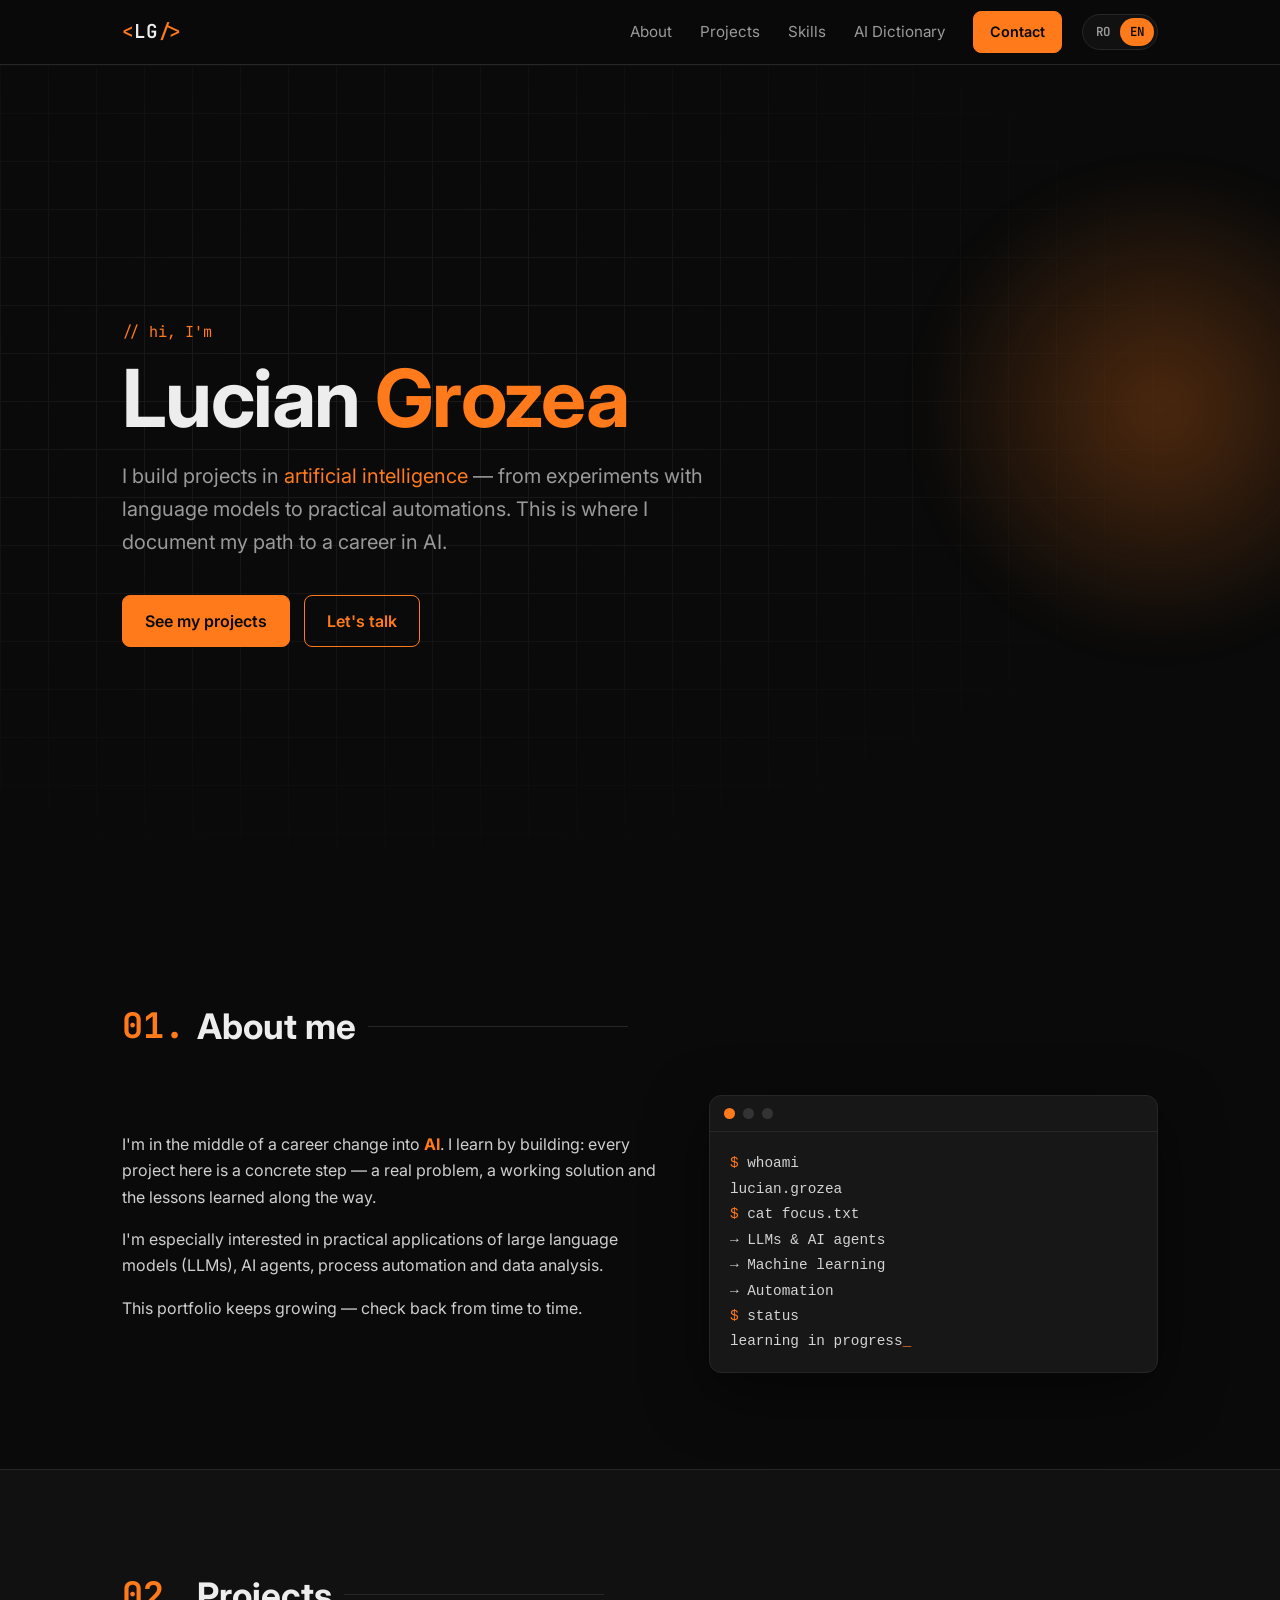
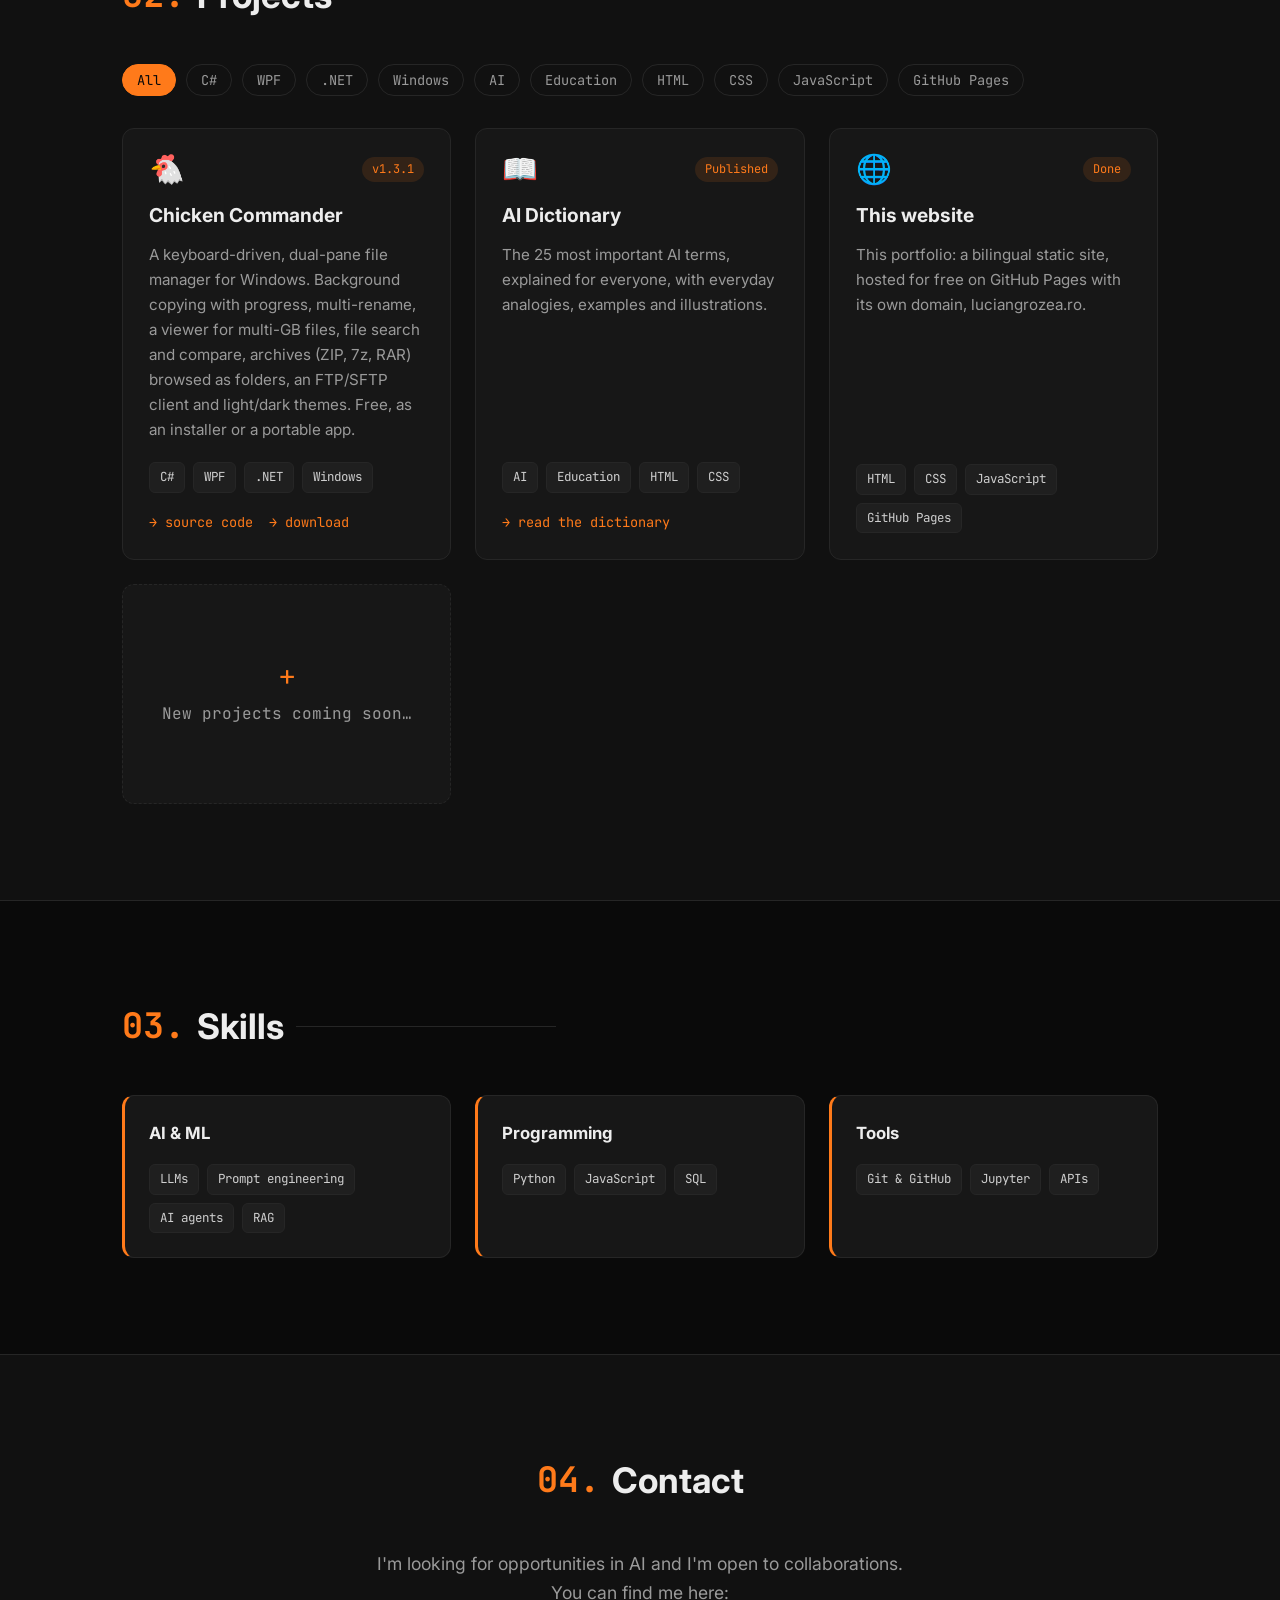
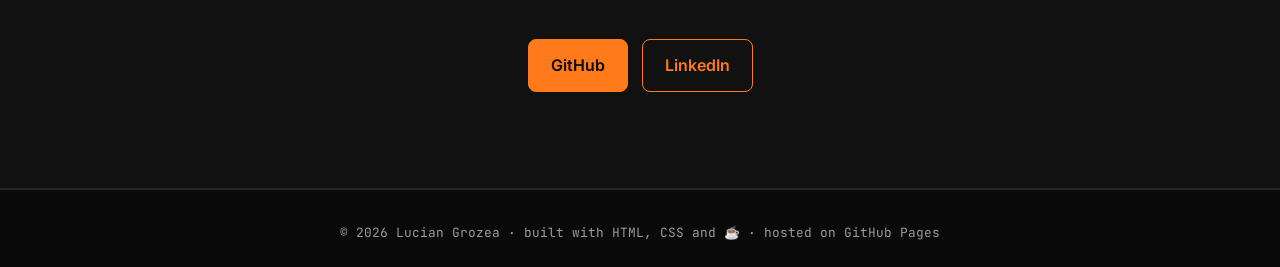
<file: en/index.html>
<!doctype html>
<html lang="en">
<head>
  <meta charset="utf-8">
  <meta name="viewport" content="width=device-width, initial-scale=1">
  <title>Lucian Grozea — AI Portfolio</title>
  <meta name="description" content="Lucian Grozea's portfolio: personal projects in artificial intelligence, machine learning and automation.">
  <meta property="og:title" content="Lucian Grozea — AI Portfolio">
  <meta property="og:description" content="Personal projects in artificial intelligence, machine learning and automation.">
  <meta property="og:url" content="https://luciangrozea.ro/en/">
  <meta property="og:type" content="website">
  <meta property="og:locale" content="en_US">
  <link rel="canonical" href="https://luciangrozea.ro/en/">
  <link rel="alternate" hreflang="ro" href="https://luciangrozea.ro/">
  <link rel="alternate" hreflang="en" href="https://luciangrozea.ro/en/">
  <link rel="alternate" hreflang="x-default" href="https://luciangrozea.ro/">
  <link rel="icon" href="/assets/img/favicon.svg" type="image/svg+xml">
  <link rel="preconnect" href="https://fonts.googleapis.com">
  <link rel="preconnect" href="https://fonts.gstatic.com" crossorigin>
  <link href="https://fonts.googleapis.com/css2?family=Inter:wght@400;500;600;700&family=JetBrains+Mono:wght@400;600&display=swap" rel="stylesheet">
  <link rel="stylesheet" href="/assets/css/style.css?v=3">
</head>
<body>
  <header class="nav">
    <div class="container nav__inner">
      <a href="#top" class="logo"><span class="logo__bracket">&lt;</span>LG<span class="logo__bracket">/&gt;</span></a>
      <div class="nav__right">
        <nav class="nav__links">
          <a href="#about">About</a>
          <a href="#projects">Projects</a>
          <a href="#skills">Skills</a>
          <a href="/en/ai-dictionary/">AI Dictionary</a>
          <a href="#contact" class="btn btn--small">Contact</a>
        </nav>
        <div class="lang-switch" role="group" aria-label="Language"><a href="/" hreflang="ro" lang="ro" data-lang="ro">RO</a><a href="/en/" hreflang="en" lang="en" data-lang="en" class="active" aria-current="true">EN</a></div>
        <button class="nav__toggle" aria-label="Open menu" aria-expanded="false">
          <span></span><span></span><span></span>
        </button>
      </div>
    </div>
  </header>

  <main id="top">
    <!-- HERO -->
    <section class="hero">
      <div class="hero__grid" aria-hidden="true"></div>
      <div class="container hero__content">
        <p class="eyebrow mono">// hi, I'm</p>
        <h1 class="hero__title">Lucian <span class="accent">Grozea</span></h1>
        <p class="hero__subtitle">
          I build projects in <span class="accent">artificial intelligence</span> —
          from experiments with language models to practical automations.
          This is where I document my path to a career in AI.
        </p>
        <div class="hero__cta">
          <a href="#projects" class="btn">See my projects</a>
          <a href="#contact" class="btn btn--ghost">Let's talk</a>
        </div>
      </div>
    </section>

    <!-- ABOUT -->
    <section id="about" class="section">
      <div class="container">
        <h2 class="section__title"><span class="mono accent">01.</span> About me</h2>
        <div class="about">
          <div class="about__text">
            <p>
              I'm in the middle of a career change into <strong>AI</strong>.
              I learn by building: every project here is a concrete step —
              a real problem, a working solution and the lessons learned along the way.
            </p>
            <p>
              I'm especially interested in practical applications of large language models (LLMs),
              AI agents, process automation and data analysis.
            </p>
            <p class="muted">This portfolio keeps growing — check back from time to time.</p>
          </div>
          <div class="about__card">
            <div class="terminal">
              <div class="terminal__bar"><span></span><span></span><span></span></div>
              <pre class="mono"><code><span class="accent">$</span> whoami
lucian.grozea
<span class="accent">$</span> cat focus.txt
→ LLMs &amp; AI agents
→ Machine learning
→ Automation
<span class="accent">$</span> status
learning in progress<span class="cursor">_</span></code></pre>
            </div>
          </div>
        </div>
      </div>
    </section>

    <!-- PROJECTS -->
    <section id="projects" class="section section--alt">
      <div class="container">
        <h2 class="section__title"><span class="mono accent">02.</span> Projects</h2>
        <div class="filters" id="filters"></div>
        <div class="projects" id="projects-grid"></div>
      </div>
    </section>

    <!-- SKILLS -->
    <section id="skills" class="section">
      <div class="container">
        <h2 class="section__title"><span class="mono accent">03.</span> Skills</h2>
        <div class="skills">
          <div class="skill-group">
            <h3>AI &amp; ML</h3>
            <ul class="tags"><li>LLMs</li><li>Prompt engineering</li><li>AI agents</li><li>RAG</li></ul>
          </div>
          <div class="skill-group">
            <h3>Programming</h3>
            <ul class="tags"><li>Python</li><li>JavaScript</li><li>SQL</li></ul>
          </div>
          <div class="skill-group">
            <h3>Tools</h3>
            <ul class="tags"><li>Git &amp; GitHub</li><li>Jupyter</li><li>APIs</li></ul>
          </div>
        </div>
      </div>
    </section>

    <!-- CONTACT -->
    <section id="contact" class="section section--alt">
      <div class="container contact">
        <h2 class="section__title section__title--center"><span class="mono accent">04.</span> Contact</h2>
        <p class="contact__text">
          I'm looking for opportunities in AI and I'm open to collaborations.
          You can find me here:
        </p>
        <div class="contact__links">
          <a class="btn" href="https://github.com/luciangrozea" target="_blank" rel="noopener">GitHub</a>
          <a class="btn btn--ghost" href="https://www.linkedin.com/in/lucian-grozea-97331a152/" target="_blank" rel="noopener">LinkedIn</a>
          <!-- Add your email when ready (same as in the Romanian page):
          <a class="btn btn--ghost" href="mailto:ADDRESS@EXAMPLE.COM">Email</a>
          -->
        </div>
      </div>
    </section>
  </main>

  <footer class="footer">
    <div class="container">
      <p class="mono">© <span id="year"></span> Lucian Grozea · built with HTML, CSS and ☕ · hosted on GitHub Pages</p>
    </div>
  </footer>

  <script src="/assets/js/lang.js?v=1"></script>
  <script src="/assets/js/projects.js?v=5"></script>
  <script src="/assets/js/main.js?v=3"></script>
</body>
</html>
</file>
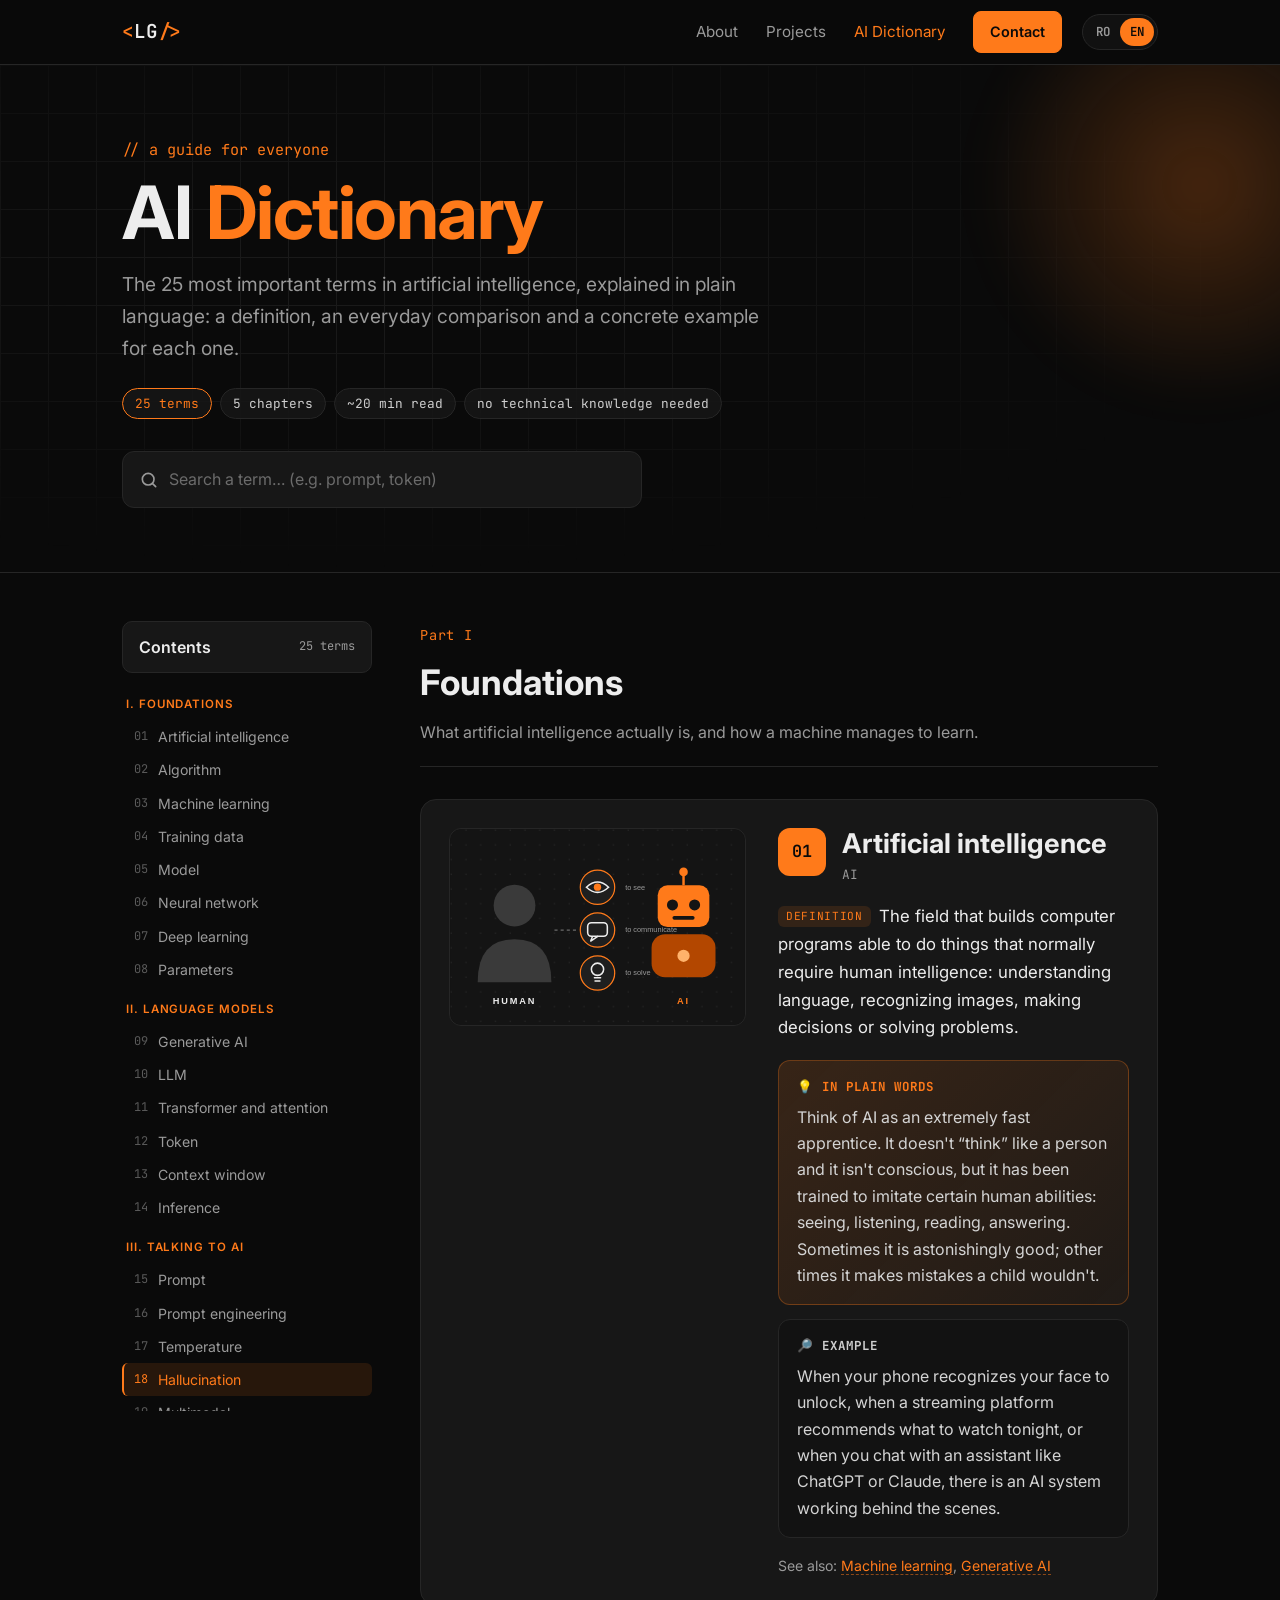
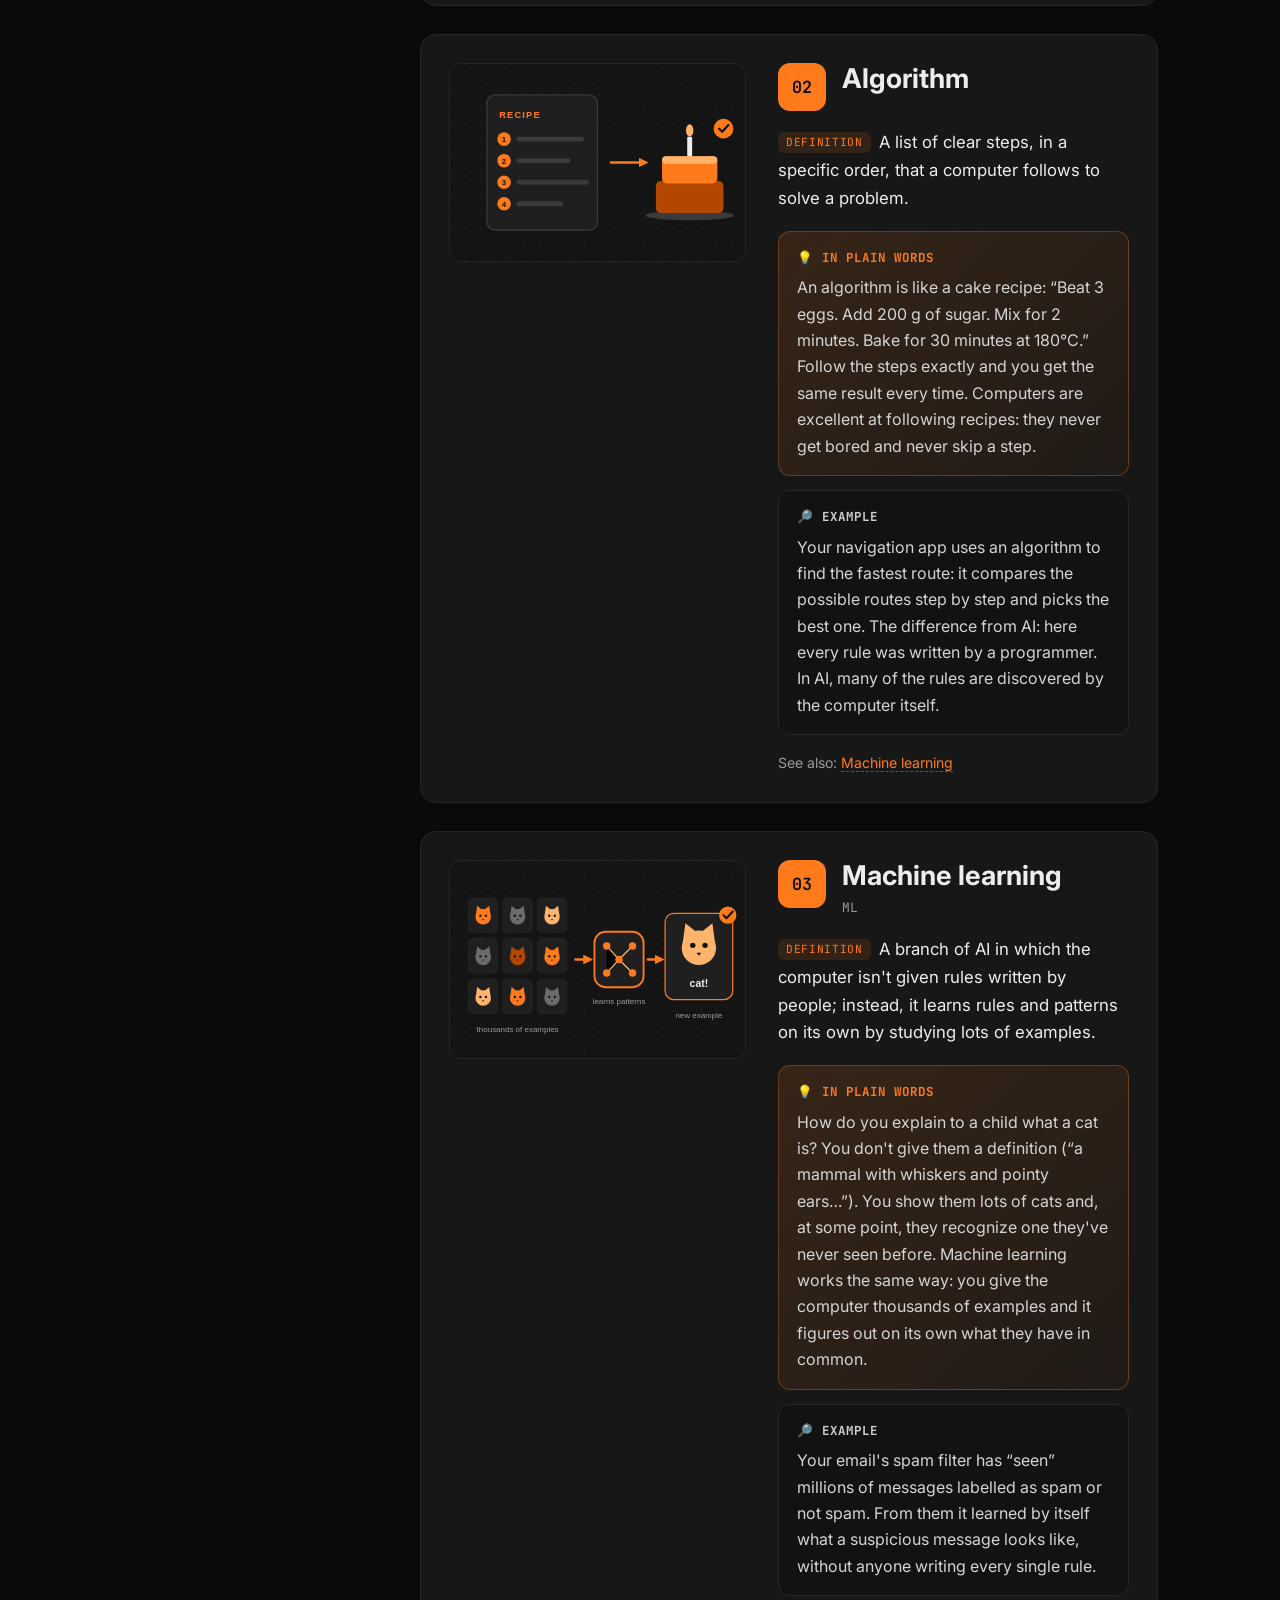
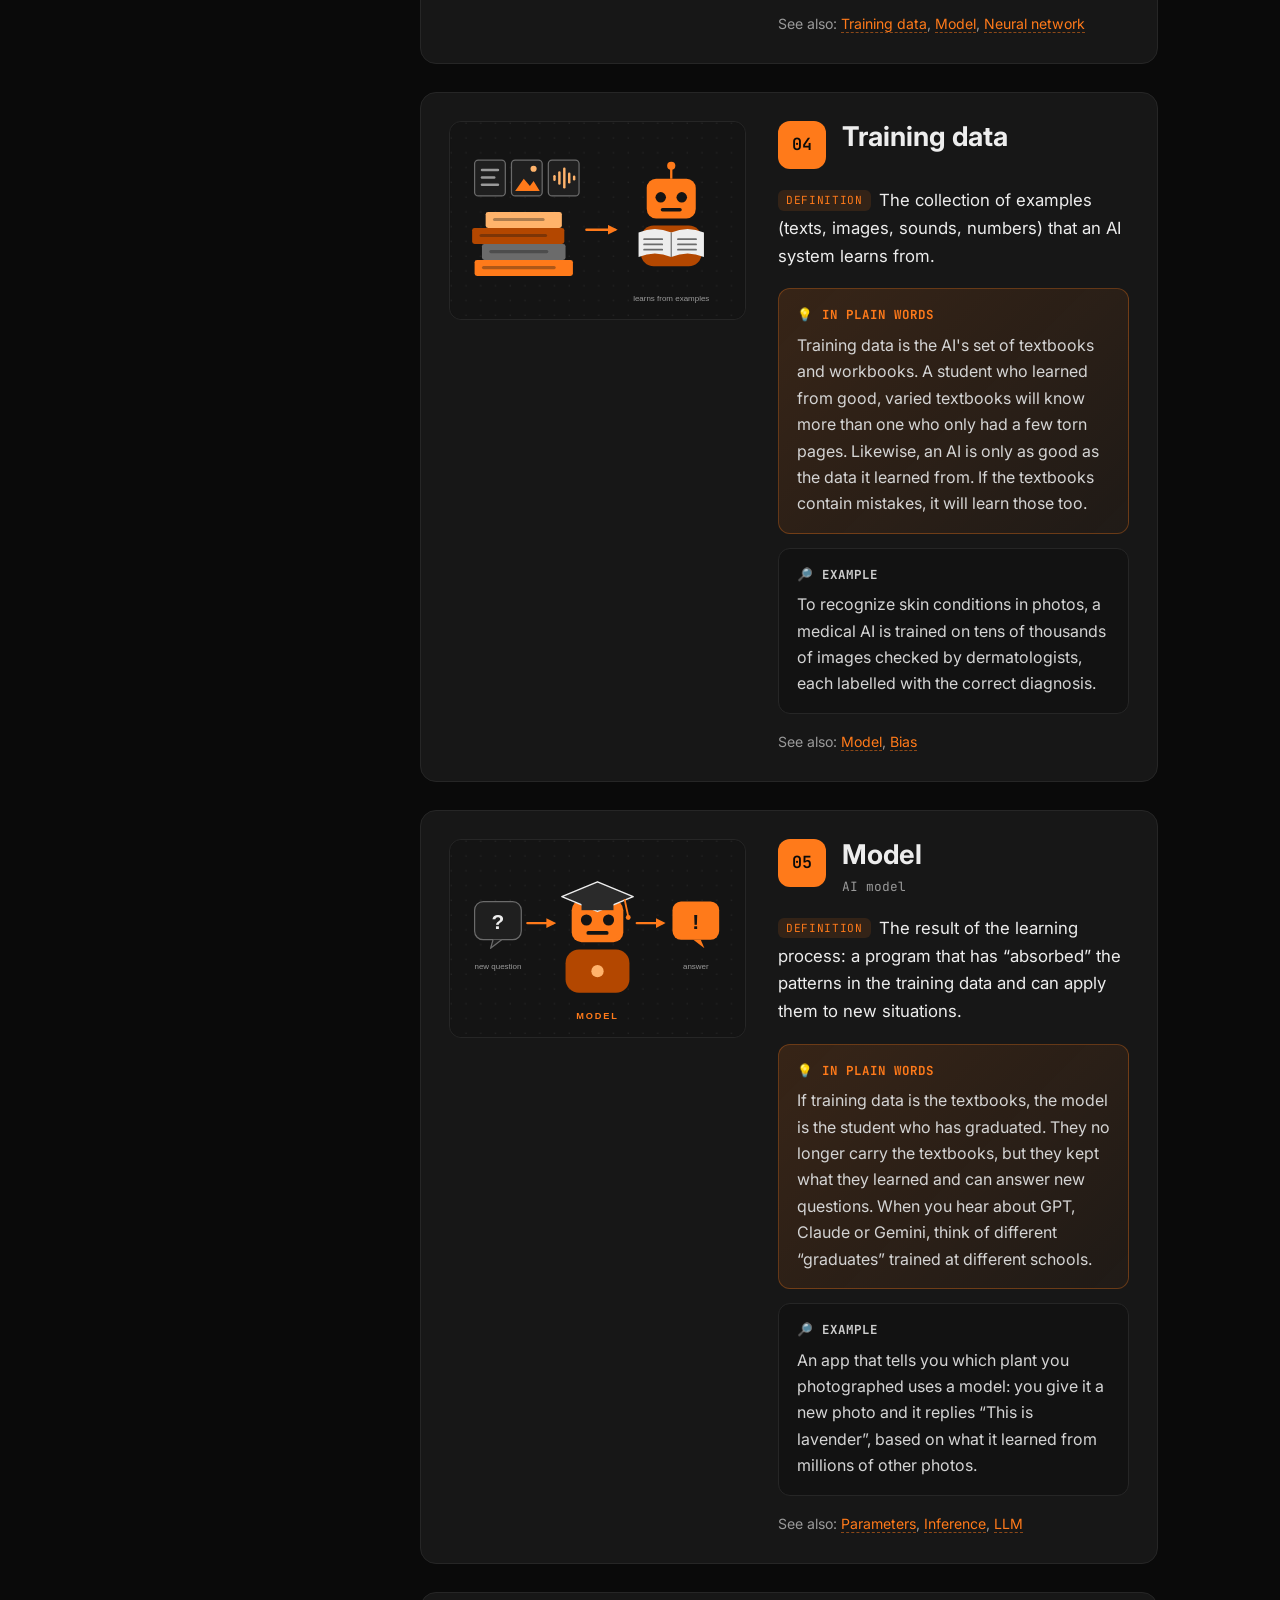
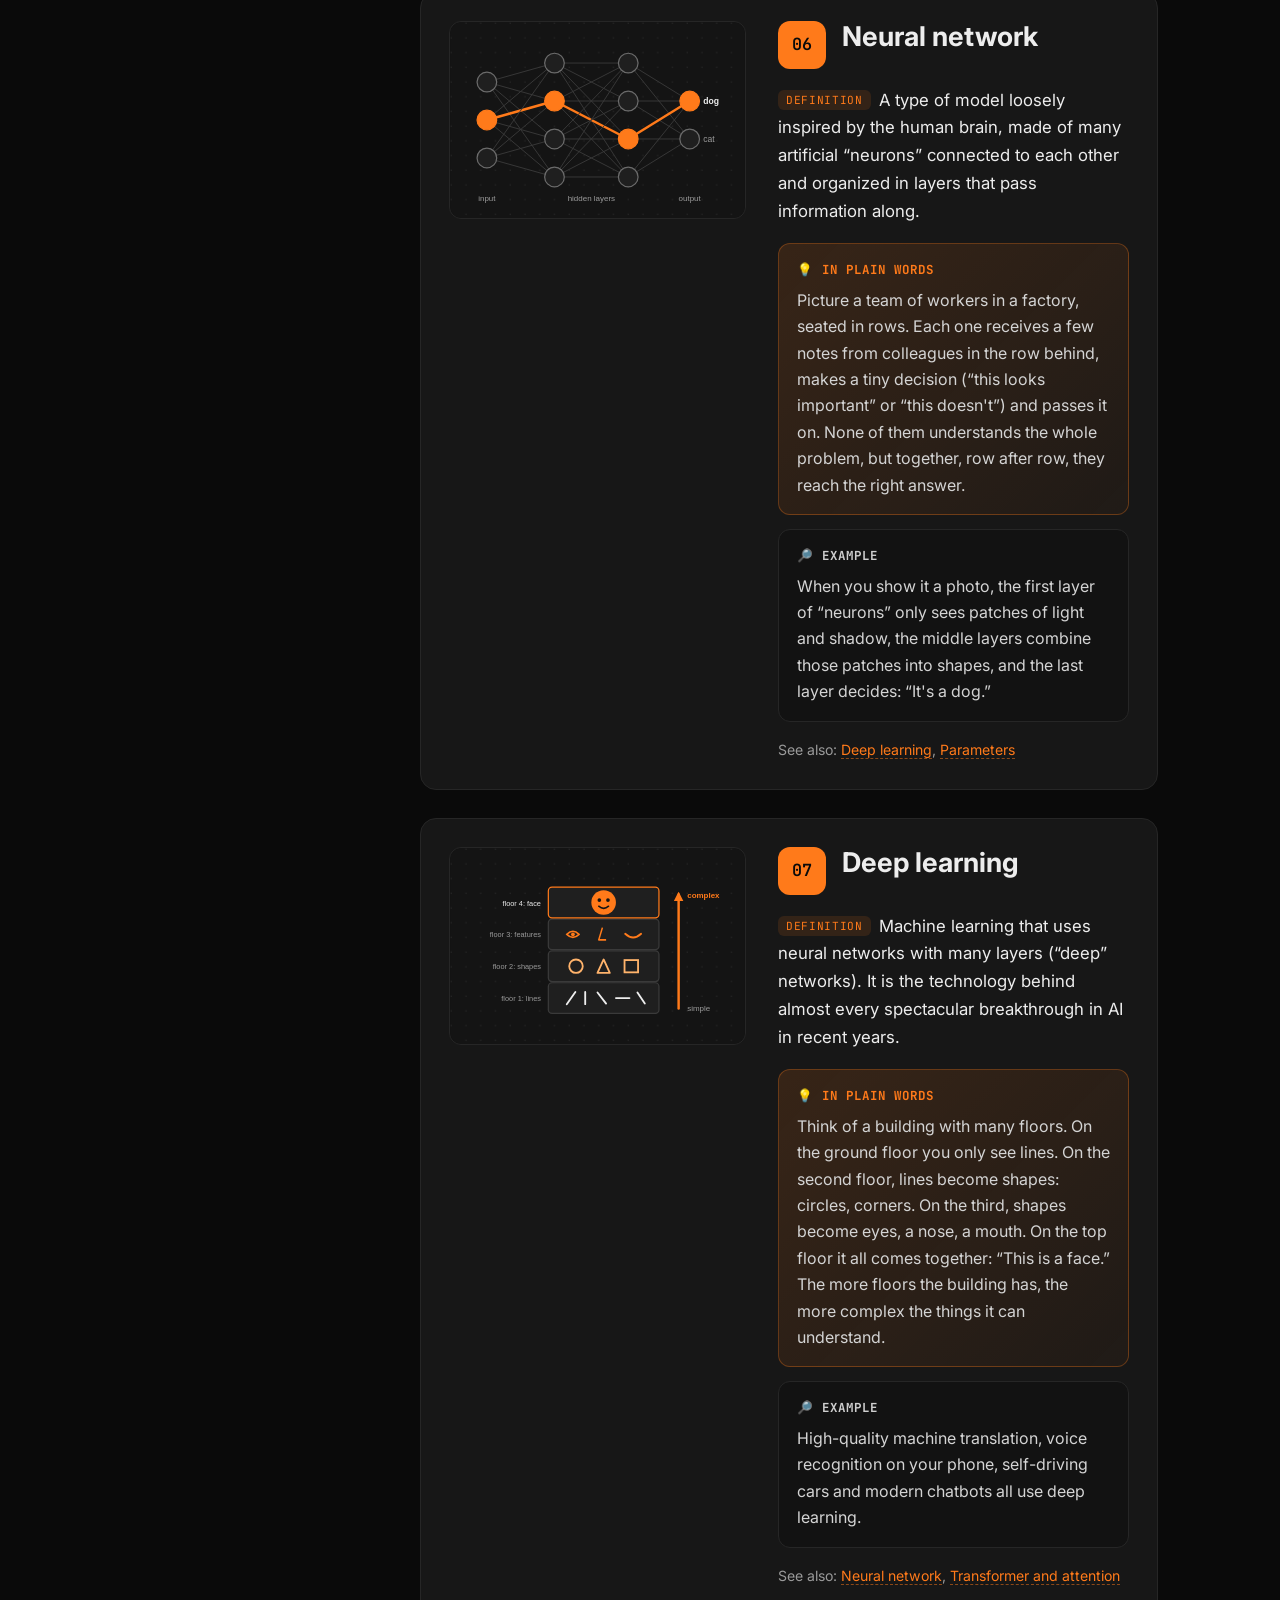
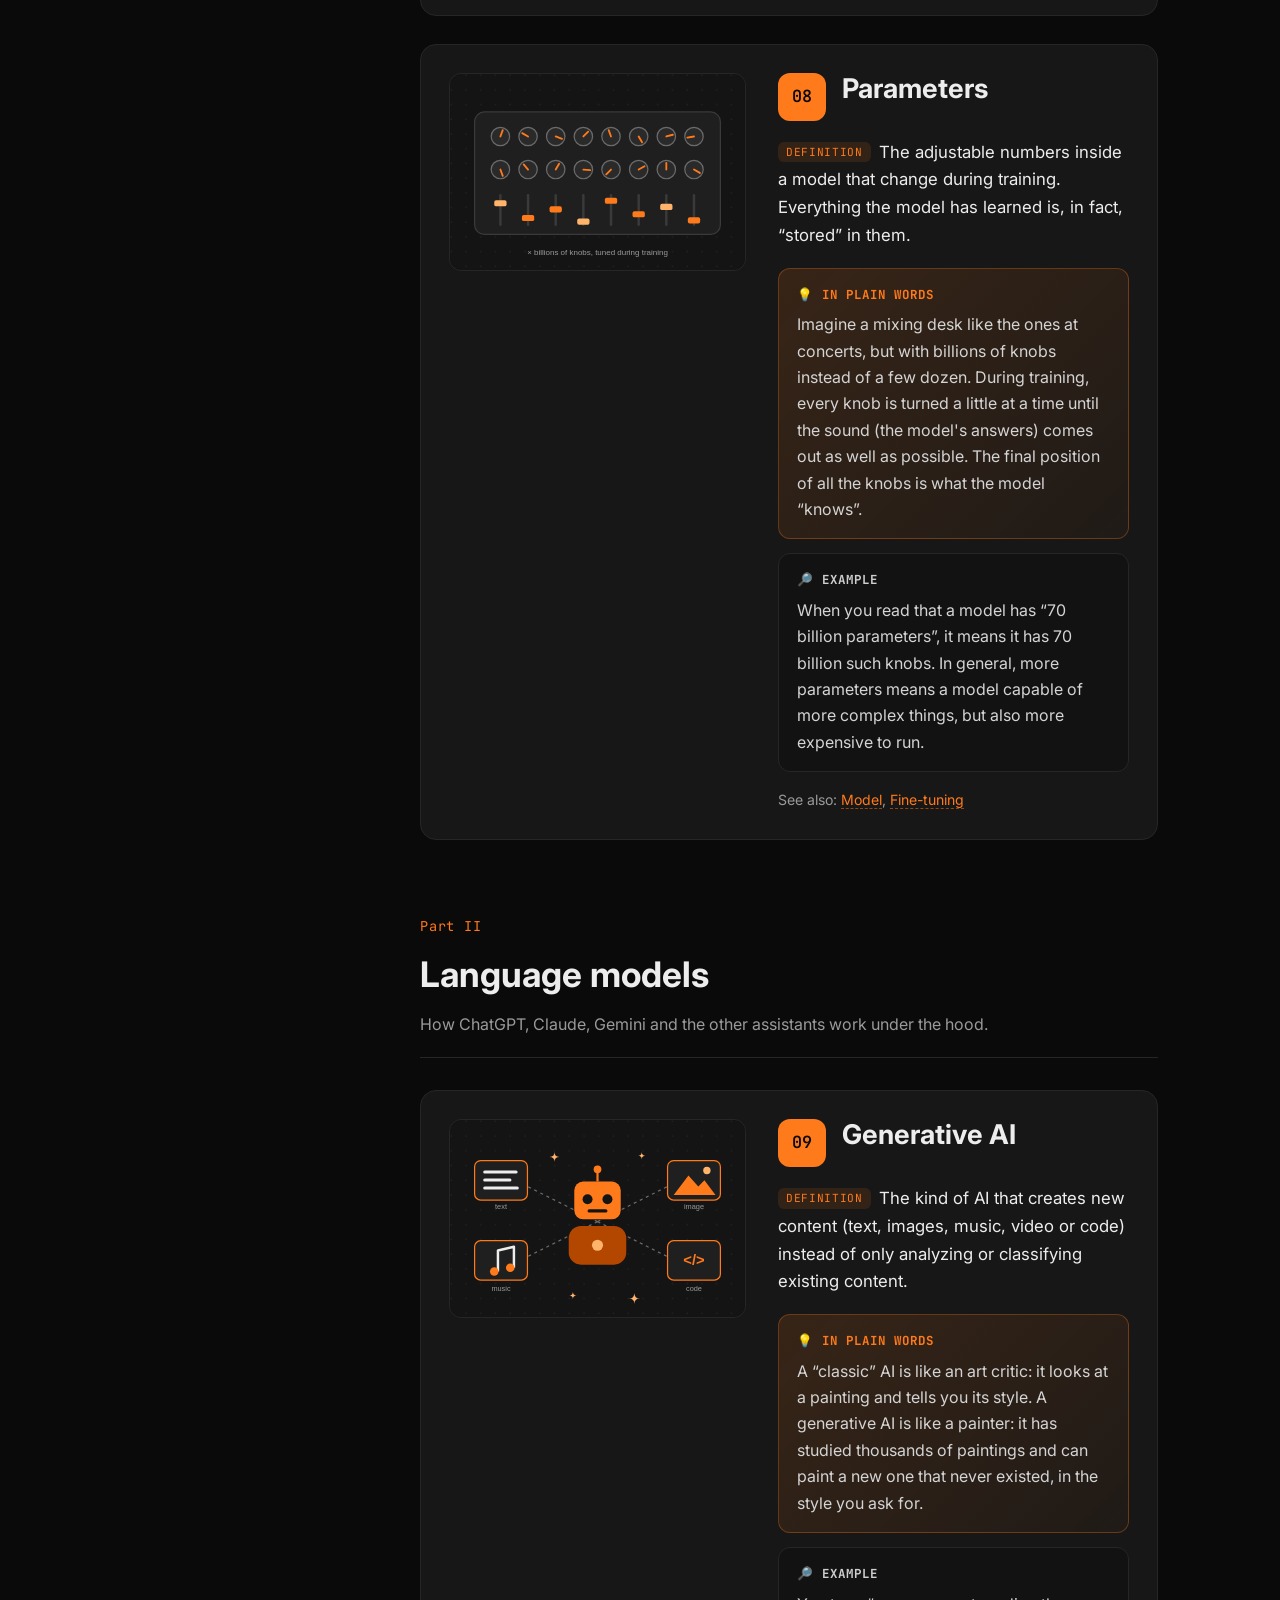
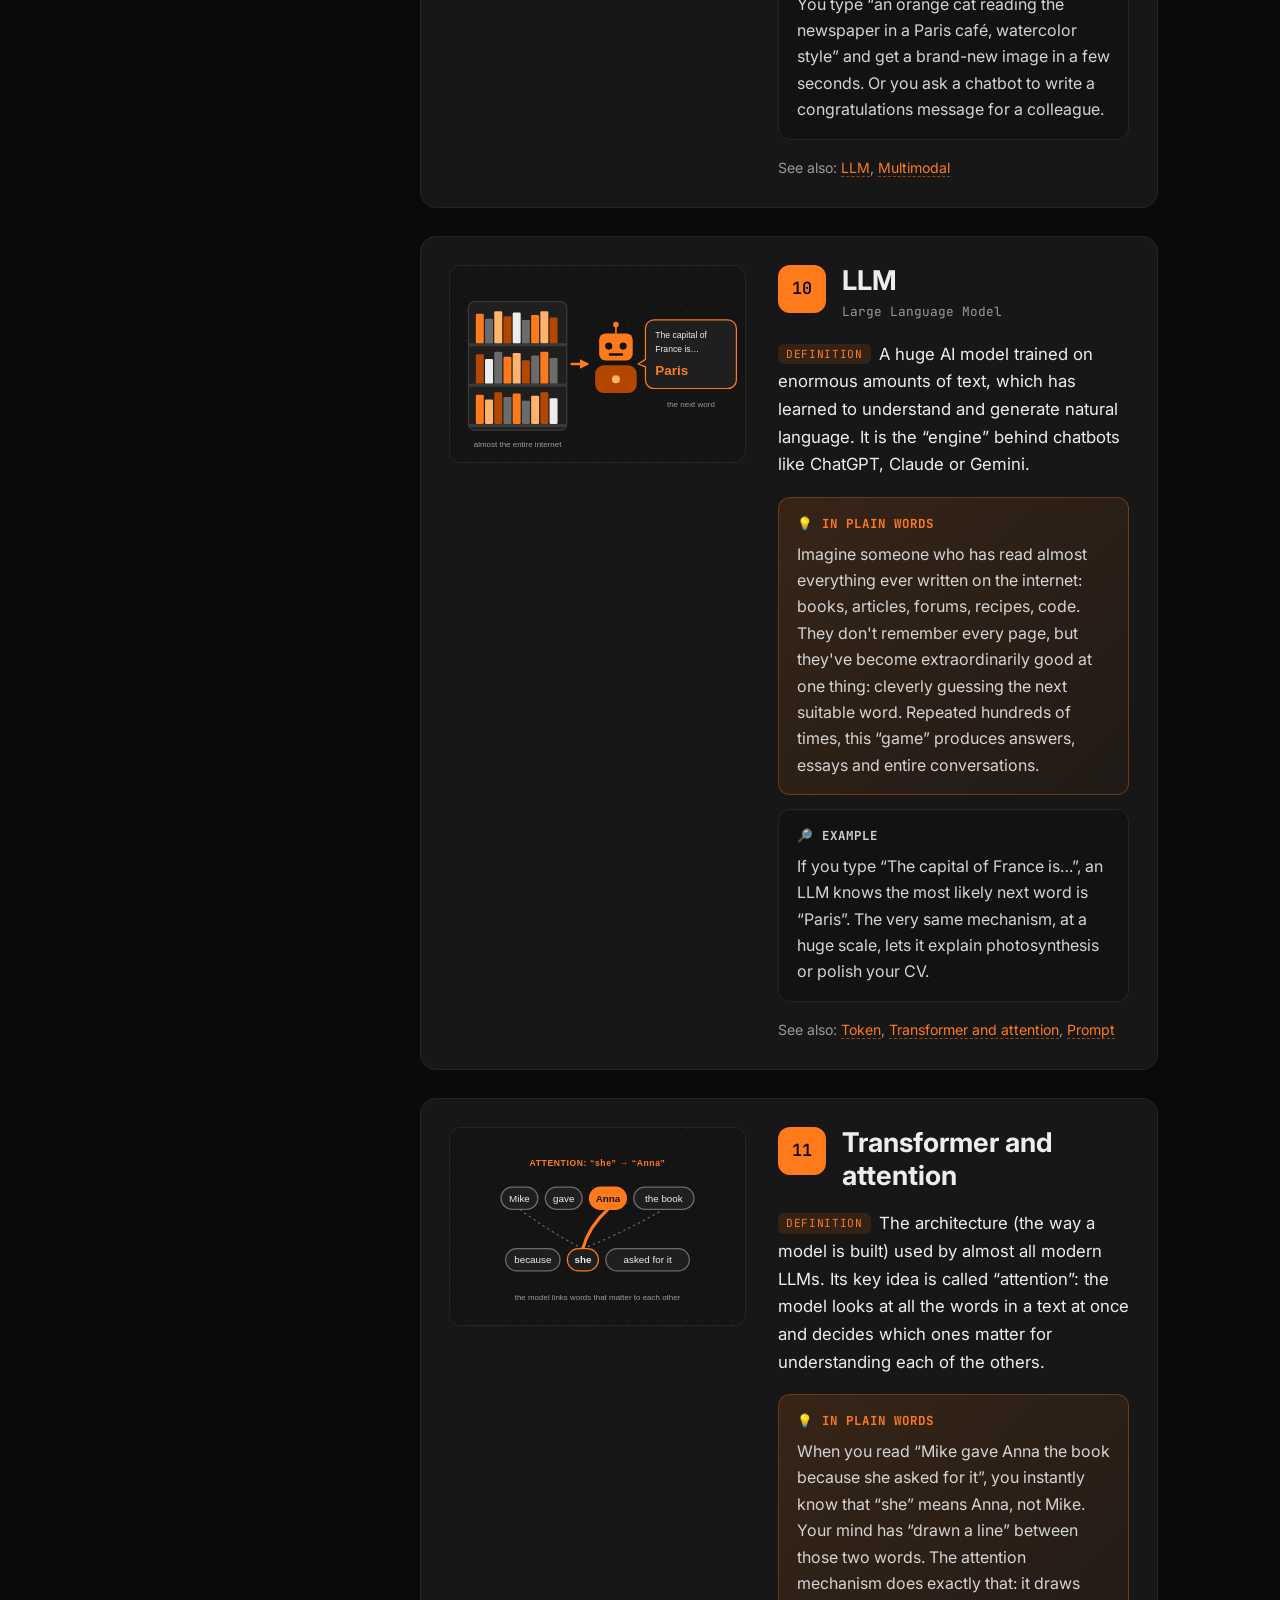
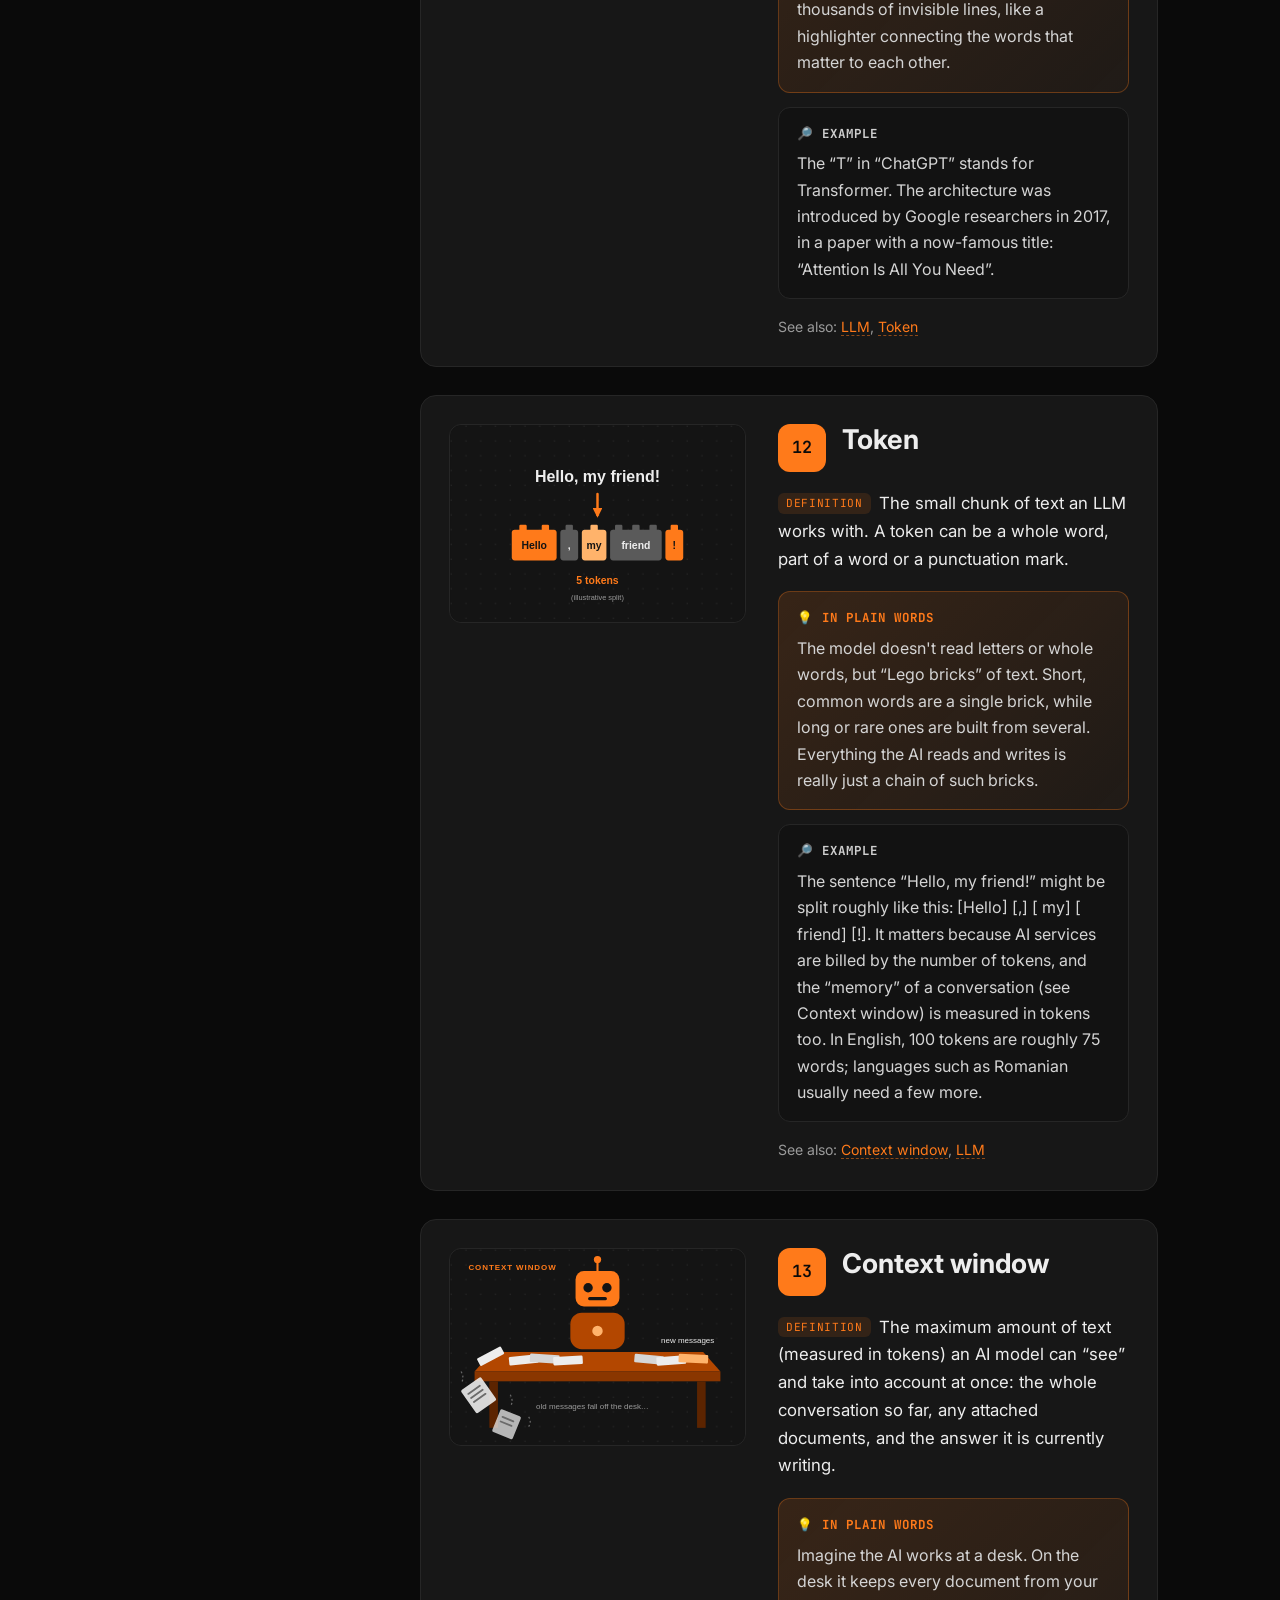
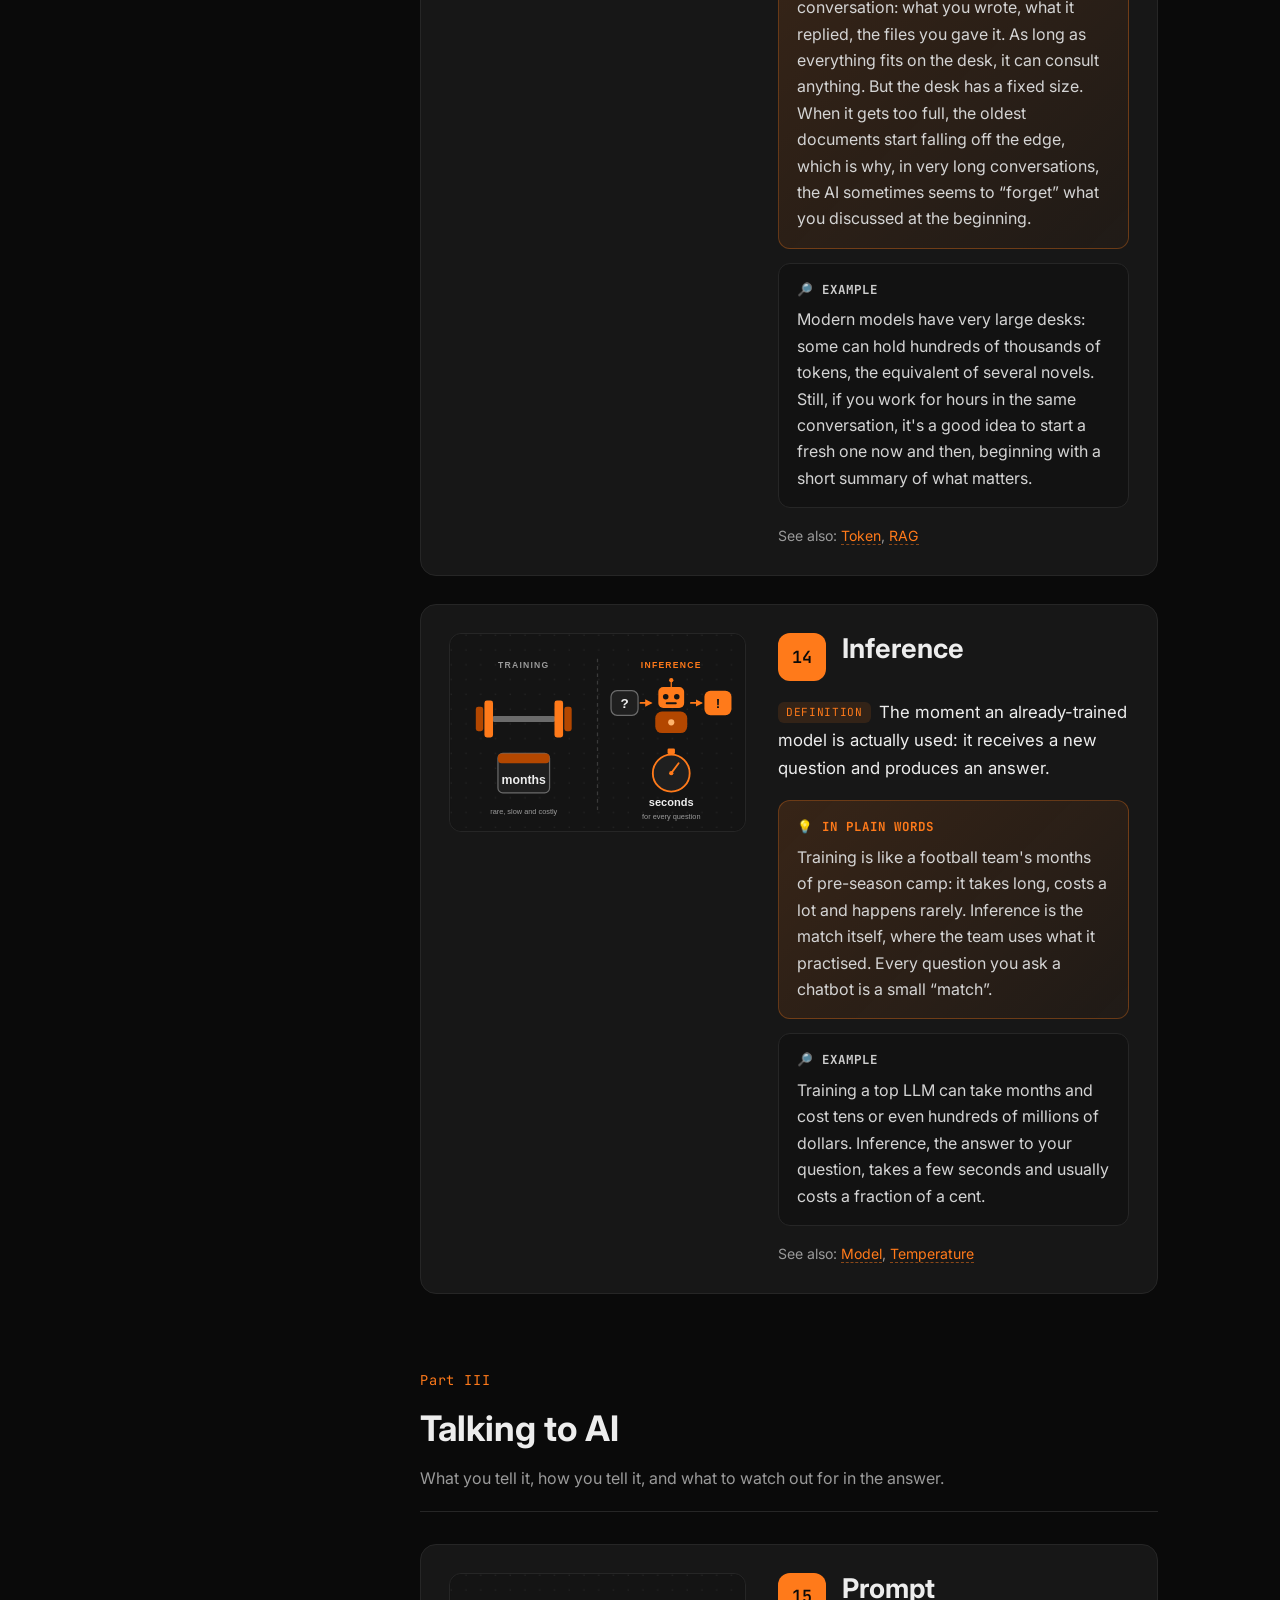
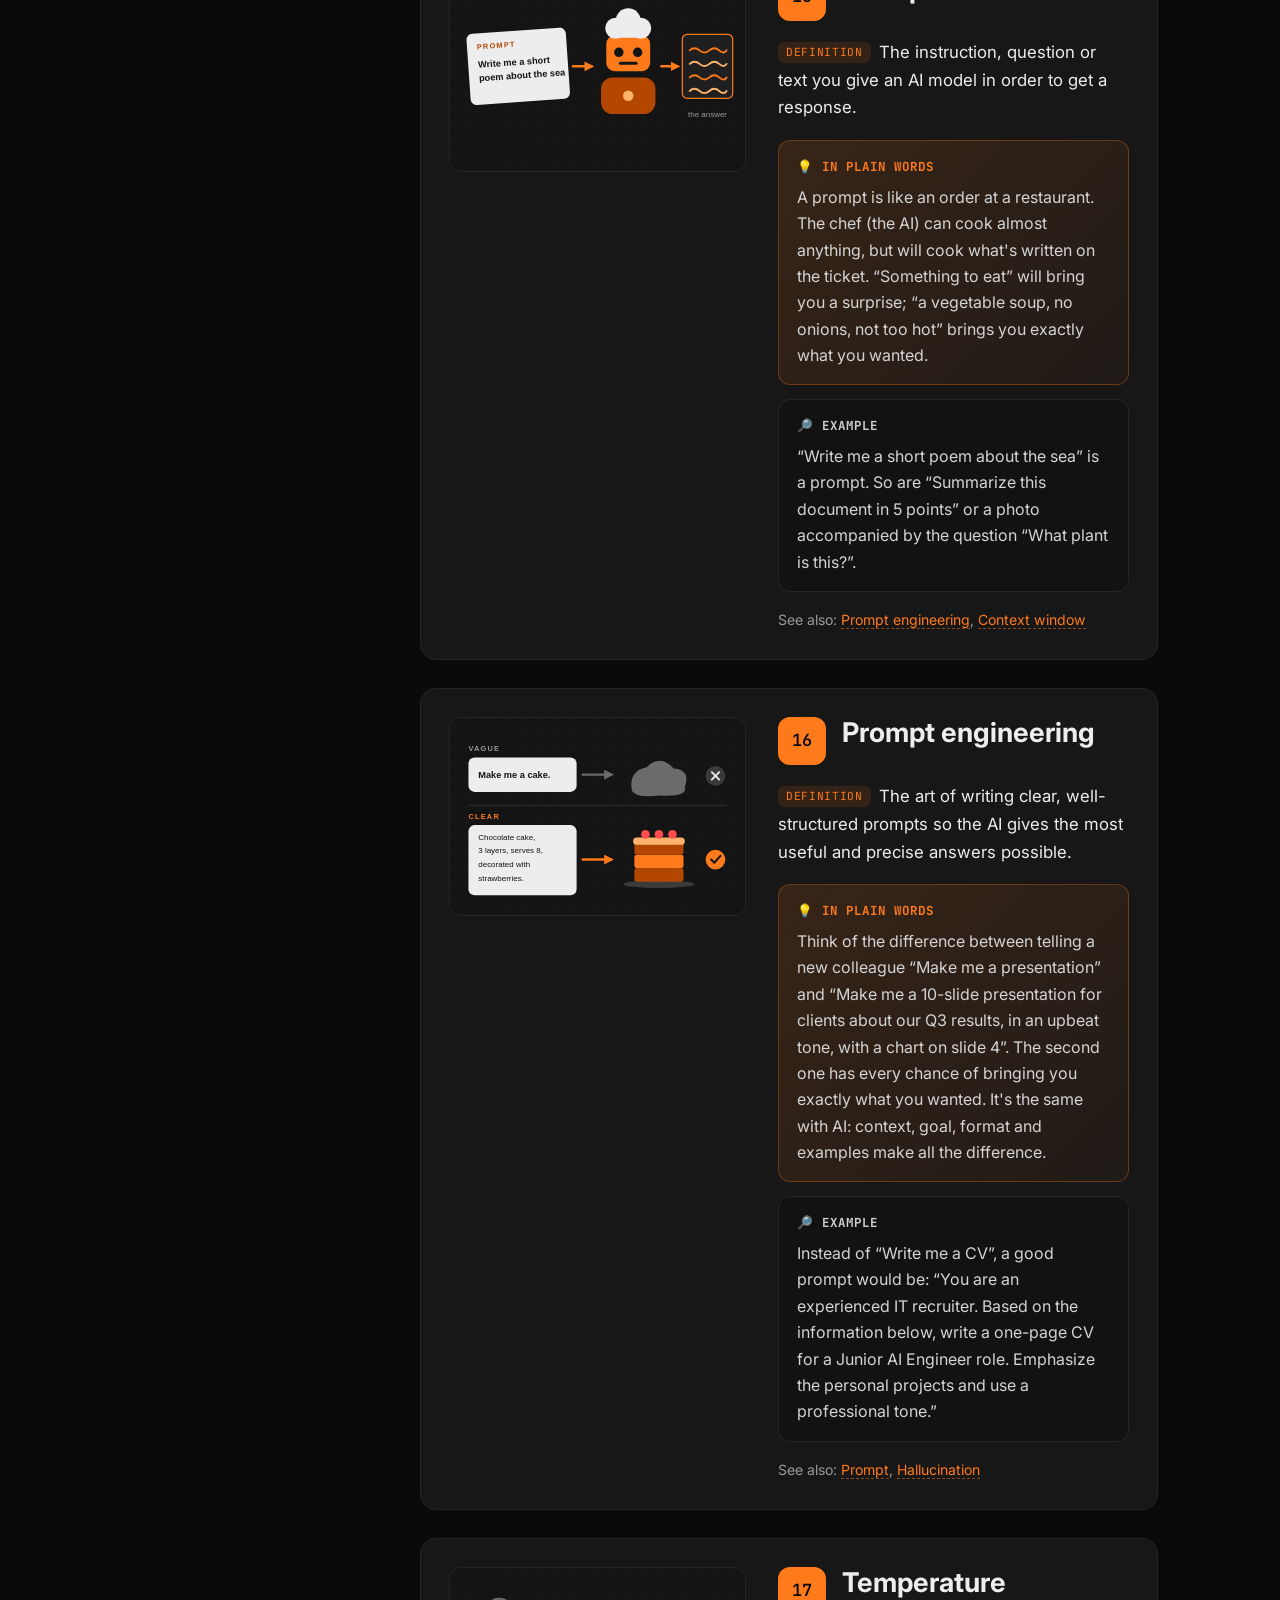
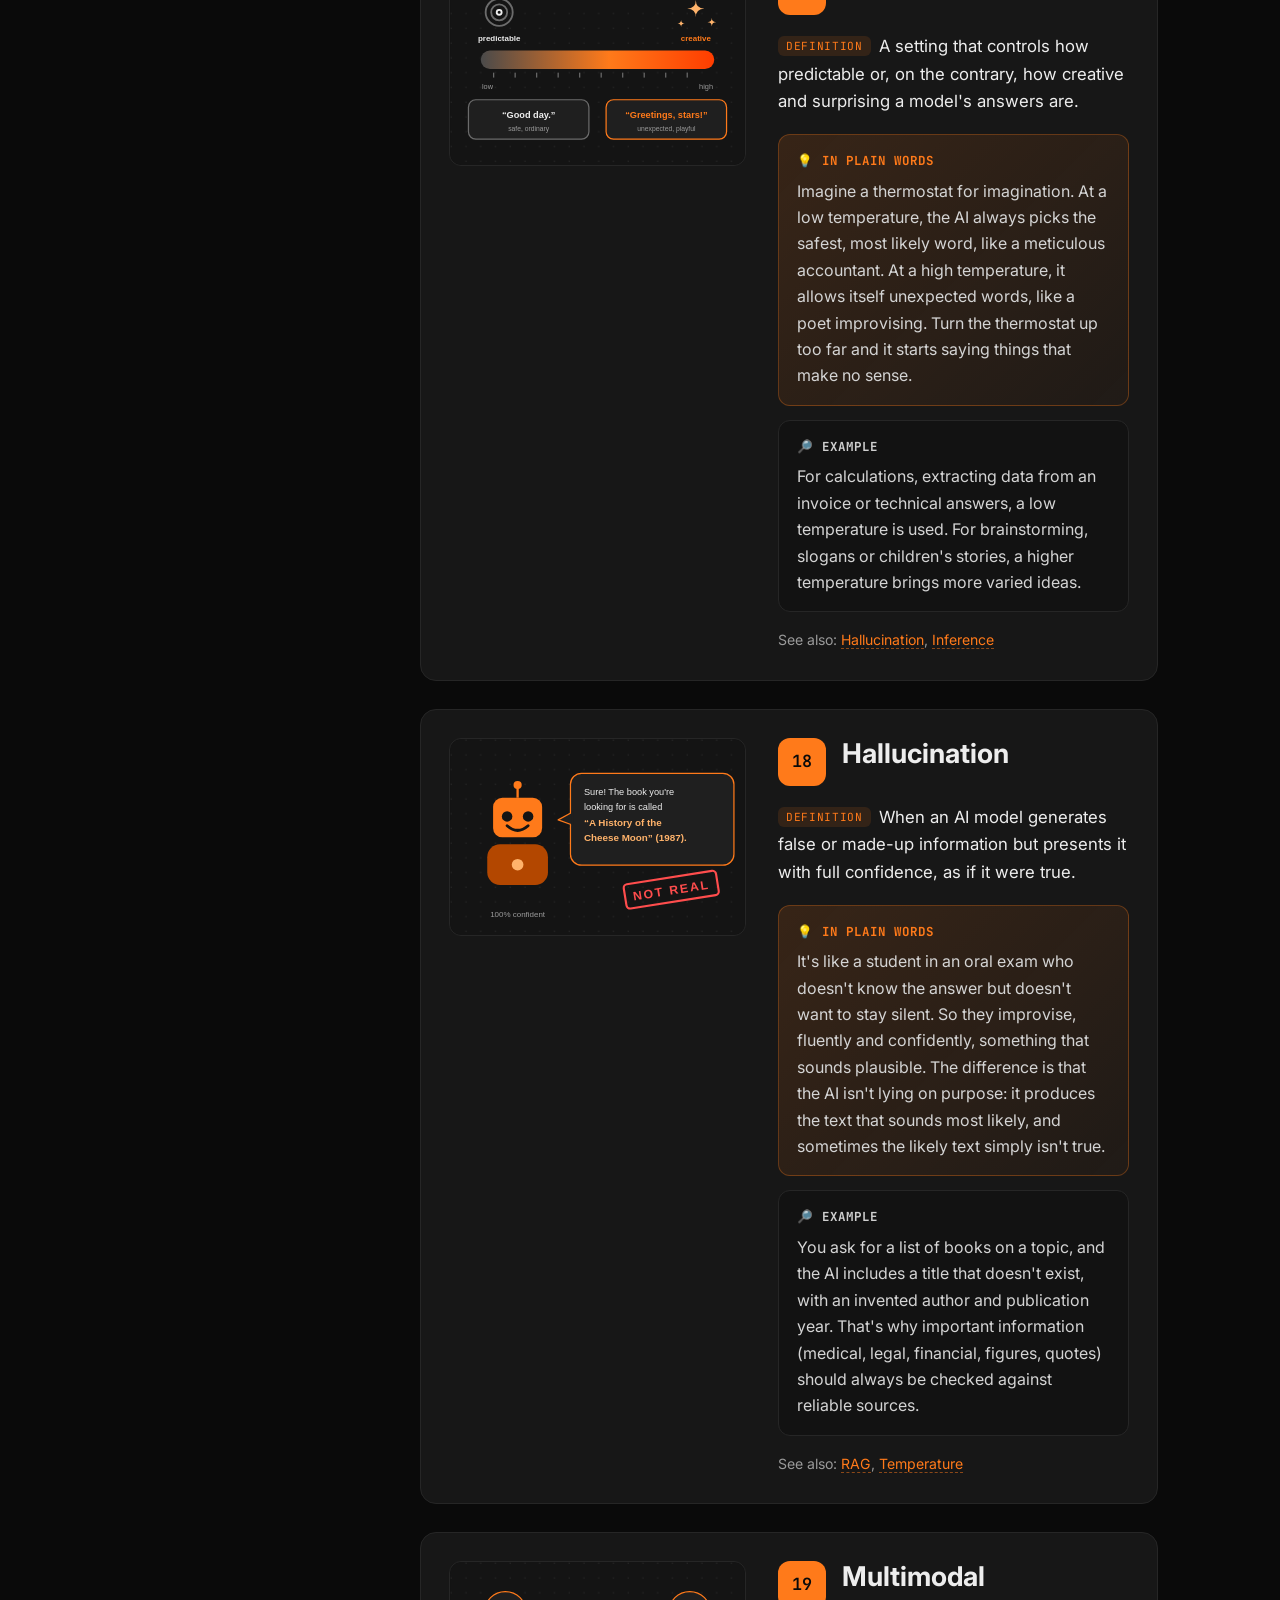
<file: en/ai-dictionary/index.html>
<!doctype html>
<html lang="en">
<head>
  <meta charset="utf-8">
  <meta name="viewport" content="width=device-width, initial-scale=1">
  <title>AI Dictionary: 25 terms explained simply | Lucian Grozea</title>
  <meta name="description" content="The 25 most important terms in artificial intelligence, explained for everyone: definitions, everyday analogies, examples and illustrations.">
  <meta property="og:title" content="AI Dictionary: 25 terms explained simply">
  <meta property="og:description" content="From “artificial intelligence” to “AI agent”: definitions, analogies and examples anyone can follow.">
  <meta property="og:url" content="https://luciangrozea.ro/en/ai-dictionary/">
  <meta property="og:type" content="article">
  <meta property="og:locale" content="en_US">
  <link rel="canonical" href="https://luciangrozea.ro/en/ai-dictionary/">
  <link rel="alternate" hreflang="ro" href="https://luciangrozea.ro/dictionar-ai/">
  <link rel="alternate" hreflang="en" href="https://luciangrozea.ro/en/ai-dictionary/">
  <link rel="alternate" hreflang="x-default" href="https://luciangrozea.ro/dictionar-ai/">
  <link rel="icon" href="/assets/img/favicon.svg" type="image/svg+xml">
  <link rel="preconnect" href="https://fonts.googleapis.com">
  <link rel="preconnect" href="https://fonts.gstatic.com" crossorigin>
  <link href="https://fonts.googleapis.com/css2?family=Inter:wght@400;500;600;700&family=JetBrains+Mono:wght@400;600&display=swap" rel="stylesheet">
  <link rel="stylesheet" href="/assets/css/style.css?v=3">
  <link rel="stylesheet" href="/assets/css/dictionar.css?v=2">
</head>
<body>
  <div class="progress" aria-hidden="true"><span id="progress"></span></div>
  <header class="nav">
    <div class="container nav__inner">
      <a href="/en/" class="logo"><span class="logo__bracket">&lt;</span>LG<span class="logo__bracket">/&gt;</span></a>
      <div class="nav__right">
        <nav class="nav__links">
          <a href="/en/#about">About</a><a href="/en/#projects">Projects</a>
          <a href="/en/ai-dictionary/" class="active">AI Dictionary</a>
          <a href="/en/#contact" class="btn btn--small">Contact</a>
        </nav>
        <div class="lang-switch" role="group" aria-label="Language"><a href="/dictionar-ai/" hreflang="ro" lang="ro" data-lang="ro">RO</a><a href="/en/ai-dictionary/" hreflang="en" lang="en" data-lang="en" class="active" aria-current="true">EN</a></div>
        <button class="nav__toggle" aria-label="Open menu" aria-expanded="false">
          <span></span><span></span><span></span>
        </button>
      </div>
    </div>
  </header>

  <main id="top">
    <section class="dict-hero">
      <div class="hero__grid" aria-hidden="true"></div>
      <div class="container dict-hero__content">
        <p class="eyebrow mono">// a guide for everyone</p>
        <h1 class="dict-hero__title">AI <span class="accent">Dictionary</span></h1>
        <p class="dict-hero__subtitle">The 25 most important terms in artificial intelligence, explained in plain language: a definition, an everyday comparison and a concrete example for each one.</p>
        <ul class="dict-hero__meta mono">
          <li>25 terms</li><li>5 chapters</li><li>~20 min read</li><li>no technical knowledge needed</li>
        </ul>
        <label class="search">
          <svg viewBox="0 0 24 24" aria-hidden="true"><circle cx="11" cy="11" r="7"/><path d="M20 20l-4-4"/></svg>
          <input type="search" id="search" placeholder="Search a term… (e.g. prompt, token)" autocomplete="off">
        </label>
      </div>
    </section>

    <div class="container dict-layout">
      <aside class="toc">
        <details class="toc__details" id="toc">
          <summary>Contents <span class="mono muted">25 terms</span></summary>
          <ol class="toc__list">
            <li class="toc__part"><span class="toc__part-name">I. Foundations</span><ol><li><a href="#artificial-intelligence"><span class="mono">01</span> Artificial intelligence</a></li><li><a href="#algorithm"><span class="mono">02</span> Algorithm</a></li><li><a href="#machine-learning"><span class="mono">03</span> Machine learning</a></li><li><a href="#training-data"><span class="mono">04</span> Training data</a></li><li><a href="#model"><span class="mono">05</span> Model</a></li><li><a href="#neural-network"><span class="mono">06</span> Neural network</a></li><li><a href="#deep-learning"><span class="mono">07</span> Deep learning</a></li><li><a href="#parameters"><span class="mono">08</span> Parameters</a></li></ol></li><li class="toc__part"><span class="toc__part-name">II. Language models</span><ol><li><a href="#generative-ai"><span class="mono">09</span> Generative AI</a></li><li><a href="#llm"><span class="mono">10</span> LLM</a></li><li><a href="#transformer"><span class="mono">11</span> Transformer and attention</a></li><li><a href="#token"><span class="mono">12</span> Token</a></li><li><a href="#context-window"><span class="mono">13</span> Context window</a></li><li><a href="#inference"><span class="mono">14</span> Inference</a></li></ol></li><li class="toc__part"><span class="toc__part-name">III. Talking to AI</span><ol><li><a href="#prompt"><span class="mono">15</span> Prompt</a></li><li><a href="#prompt-engineering"><span class="mono">16</span> Prompt engineering</a></li><li><a href="#temperature"><span class="mono">17</span> Temperature</a></li><li><a href="#hallucination"><span class="mono">18</span> Hallucination</a></li><li><a href="#multimodal"><span class="mono">19</span> Multimodal</a></li></ol></li><li class="toc__part"><span class="toc__part-name">IV. AI in practice</span><ol><li><a href="#fine-tuning"><span class="mono">20</span> Fine-tuning</a></li><li><a href="#embeddings"><span class="mono">21</span> Embeddings</a></li><li><a href="#rag"><span class="mono">22</span> RAG</a></li><li><a href="#ai-agent"><span class="mono">23</span> AI agent</a></li></ol></li><li class="toc__part"><span class="toc__part-name">V. Responsible AI</span><ol><li><a href="#bias"><span class="mono">24</span> Bias</a></li><li><a href="#alignment"><span class="mono">25</span> Alignment</a></li></ol></li>
          </ol>
        </details>
      </aside>

      <div class="terms" id="terms">
        <p class="no-results" id="no-results" hidden>No matching terms. Try another word.</p>
        <section class="part" id="part-1"><header class="part__head"><span class="part__label mono">Part I</span><h2 class="part__title">Foundations</h2><p class="part__desc">What artificial intelligence actually is, and how a machine manages to learn.</p></header><article class="term" id="artificial-intelligence" data-alt="inteligenta-artificiala" data-search="artificial intelligence ai the field that builds computer programs able to do things that normally require human intelligence: understanding language, recognizing images, making decisions or solving problems.">
  <figure class="term__figure"><img src="/assets/img/dictionar/en/01-artificial-intelligence.svg" alt="A human and a robot, connected by three abilities: seeing, communicating and solving problems." width="480" height="320" loading="lazy"></figure>
  <div class="term__body">
    <header class="term__head"><span class="term__num mono">01</span><div><h3 class="term__title">Artificial intelligence</h3><p class="term__en mono">AI</p></div></header>
    <p class="term__def"><span class="term__tag">Definition</span>The field that builds computer programs able to do things that normally require human intelligence: understanding language, recognizing images, making decisions or solving problems.</p>
    <div class="term__box term__box--analogy"><h4>In plain words</h4><p>Think of AI as an extremely fast apprentice. It doesn't “think” like a person and it isn't conscious, but it has been trained to imitate certain human abilities: seeing, listening, reading, answering. Sometimes it is astonishingly good; other times it makes mistakes a child wouldn't.</p></div>
    <div class="term__box term__box--example"><h4>Example</h4><p>When your phone recognizes your face to unlock, when a streaming platform recommends what to watch tonight, or when you chat with an assistant like ChatGPT or Claude, there is an AI system working behind the scenes.</p></div>
    <p class="term__see">See also: <a href="#machine-learning">Machine learning</a>, <a href="#generative-ai">Generative AI</a></p>
  </div>
</article><article class="term" id="algorithm" data-alt="algoritm" data-search="algorithm  a list of clear steps, in a specific order, that a computer follows to solve a problem.">
  <figure class="term__figure"><img src="/assets/img/dictionar/en/02-algorithm.svg" alt="A recipe with four numbered steps and, next to it, the cake you get by following them." width="480" height="320" loading="lazy"></figure>
  <div class="term__body">
    <header class="term__head"><span class="term__num mono">02</span><div><h3 class="term__title">Algorithm</h3></div></header>
    <p class="term__def"><span class="term__tag">Definition</span>A list of clear steps, in a specific order, that a computer follows to solve a problem.</p>
    <div class="term__box term__box--analogy"><h4>In plain words</h4><p>An algorithm is like a cake recipe: “Beat 3 eggs. Add 200 g of sugar. Mix for 2 minutes. Bake for 30 minutes at 180°C.” Follow the steps exactly and you get the same result every time. Computers are excellent at following recipes: they never get bored and never skip a step.</p></div>
    <div class="term__box term__box--example"><h4>Example</h4><p>Your navigation app uses an algorithm to find the fastest route: it compares the possible routes step by step and picks the best one. The difference from AI: here every rule was written by a programmer. In AI, many of the rules are discovered by the computer itself.</p></div>
    <p class="term__see">See also: <a href="#machine-learning">Machine learning</a></p>
  </div>
</article><article class="term" id="machine-learning" data-alt="machine-learning" data-search="machine learning ml a branch of ai in which the computer isn&#x27;t given rules written by people; instead, it learns rules and patterns on its own by studying lots of examples.">
  <figure class="term__figure"><img src="/assets/img/dictionar/en/03-machine-learning.svg" alt="Nine cat pictures go into a system that learns patterns, which then recognizes a new cat." width="480" height="320" loading="lazy"></figure>
  <div class="term__body">
    <header class="term__head"><span class="term__num mono">03</span><div><h3 class="term__title">Machine learning</h3><p class="term__en mono">ML</p></div></header>
    <p class="term__def"><span class="term__tag">Definition</span>A branch of AI in which the computer isn't given rules written by people; instead, it learns rules and patterns on its own by studying lots of examples.</p>
    <div class="term__box term__box--analogy"><h4>In plain words</h4><p>How do you explain to a child what a cat is? You don't give them a definition (“a mammal with whiskers and pointy ears…”). You show them lots of cats and, at some point, they recognize one they've never seen before. Machine learning works the same way: you give the computer thousands of examples and it figures out on its own what they have in common.</p></div>
    <div class="term__box term__box--example"><h4>Example</h4><p>Your email's spam filter has “seen” millions of messages labelled as spam or not spam. From them it learned by itself what a suspicious message looks like, without anyone writing every single rule.</p></div>
    <p class="term__see">See also: <a href="#training-data">Training data</a>, <a href="#model">Model</a>, <a href="#neural-network">Neural network</a></p>
  </div>
</article><article class="term" id="training-data" data-alt="date-de-antrenare" data-search="training data  the collection of examples (texts, images, sounds, numbers) that an ai system learns from.">
  <figure class="term__figure"><img src="/assets/img/dictionar/en/04-training-data.svg" alt="A pile of books, documents, images and sounds that a robot reads and learns from." width="480" height="320" loading="lazy"></figure>
  <div class="term__body">
    <header class="term__head"><span class="term__num mono">04</span><div><h3 class="term__title">Training data</h3></div></header>
    <p class="term__def"><span class="term__tag">Definition</span>The collection of examples (texts, images, sounds, numbers) that an AI system learns from.</p>
    <div class="term__box term__box--analogy"><h4>In plain words</h4><p>Training data is the AI's set of textbooks and workbooks. A student who learned from good, varied textbooks will know more than one who only had a few torn pages. Likewise, an AI is only as good as the data it learned from. If the textbooks contain mistakes, it will learn those too.</p></div>
    <div class="term__box term__box--example"><h4>Example</h4><p>To recognize skin conditions in photos, a medical AI is trained on tens of thousands of images checked by dermatologists, each labelled with the correct diagnosis.</p></div>
    <p class="term__see">See also: <a href="#model">Model</a>, <a href="#bias">Bias</a></p>
  </div>
</article><article class="term" id="model" data-alt="model" data-search="model ai model the result of the learning process: a program that has “absorbed” the patterns in the training data and can apply them to new situations.">
  <figure class="term__figure"><img src="/assets/img/dictionar/en/05-model.svg" alt="A graduate robot wearing a cap, receiving a new question and giving an answer." width="480" height="320" loading="lazy"></figure>
  <div class="term__body">
    <header class="term__head"><span class="term__num mono">05</span><div><h3 class="term__title">Model</h3><p class="term__en mono">AI model</p></div></header>
    <p class="term__def"><span class="term__tag">Definition</span>The result of the learning process: a program that has “absorbed” the patterns in the training data and can apply them to new situations.</p>
    <div class="term__box term__box--analogy"><h4>In plain words</h4><p>If training data is the textbooks, the model is the student who has graduated. They no longer carry the textbooks, but they kept what they learned and can answer new questions. When you hear about GPT, Claude or Gemini, think of different “graduates” trained at different schools.</p></div>
    <div class="term__box term__box--example"><h4>Example</h4><p>An app that tells you which plant you photographed uses a model: you give it a new photo and it replies “This is lavender”, based on what it learned from millions of other photos.</p></div>
    <p class="term__see">See also: <a href="#parameters">Parameters</a>, <a href="#inference">Inference</a>, <a href="#llm">LLM</a></p>
  </div>
</article><article class="term" id="neural-network" data-alt="retea-neuronala" data-search="neural network  a type of model loosely inspired by the human brain, made of many artificial “neurons” connected to each other and organized in layers that pass information along.">
  <figure class="term__figure"><img src="/assets/img/dictionar/en/06-neural-network.svg" alt="Four layers of connected neurons, with a highlighted path from the input to the answer “dog”." width="480" height="320" loading="lazy"></figure>
  <div class="term__body">
    <header class="term__head"><span class="term__num mono">06</span><div><h3 class="term__title">Neural network</h3></div></header>
    <p class="term__def"><span class="term__tag">Definition</span>A type of model loosely inspired by the human brain, made of many artificial “neurons” connected to each other and organized in layers that pass information along.</p>
    <div class="term__box term__box--analogy"><h4>In plain words</h4><p>Picture a team of workers in a factory, seated in rows. Each one receives a few notes from colleagues in the row behind, makes a tiny decision (“this looks important” or “this doesn't”) and passes it on. None of them understands the whole problem, but together, row after row, they reach the right answer.</p></div>
    <div class="term__box term__box--example"><h4>Example</h4><p>When you show it a photo, the first layer of “neurons” only sees patches of light and shadow, the middle layers combine those patches into shapes, and the last layer decides: “It's a dog.”</p></div>
    <p class="term__see">See also: <a href="#deep-learning">Deep learning</a>, <a href="#parameters">Parameters</a></p>
  </div>
</article><article class="term" id="deep-learning" data-alt="deep-learning" data-search="deep learning  machine learning that uses neural networks with many layers (“deep” networks). it is the technology behind almost every spectacular breakthrough in ai in recent years.">
  <figure class="term__figure"><img src="/assets/img/dictionar/en/07-deep-learning.svg" alt="A four-floor building: lines on the ground floor, then shapes, facial features and, on the top floor, a whole face." width="480" height="320" loading="lazy"></figure>
  <div class="term__body">
    <header class="term__head"><span class="term__num mono">07</span><div><h3 class="term__title">Deep learning</h3></div></header>
    <p class="term__def"><span class="term__tag">Definition</span>Machine learning that uses neural networks with many layers (“deep” networks). It is the technology behind almost every spectacular breakthrough in AI in recent years.</p>
    <div class="term__box term__box--analogy"><h4>In plain words</h4><p>Think of a building with many floors. On the ground floor you only see lines. On the second floor, lines become shapes: circles, corners. On the third, shapes become eyes, a nose, a mouth. On the top floor it all comes together: “This is a face.” The more floors the building has, the more complex the things it can understand.</p></div>
    <div class="term__box term__box--example"><h4>Example</h4><p>High-quality machine translation, voice recognition on your phone, self-driving cars and modern chatbots all use deep learning.</p></div>
    <p class="term__see">See also: <a href="#neural-network">Neural network</a>, <a href="#transformer">Transformer and attention</a></p>
  </div>
</article><article class="term" id="parameters" data-alt="parametri" data-search="parameters  the adjustable numbers inside a model that change during training. everything the model has learned is, in fact, “stored” in them.">
  <figure class="term__figure"><img src="/assets/img/dictionar/en/08-parameters.svg" alt="A mixing desk with many rotary knobs and sliders, each set differently." width="480" height="320" loading="lazy"></figure>
  <div class="term__body">
    <header class="term__head"><span class="term__num mono">08</span><div><h3 class="term__title">Parameters</h3></div></header>
    <p class="term__def"><span class="term__tag">Definition</span>The adjustable numbers inside a model that change during training. Everything the model has learned is, in fact, “stored” in them.</p>
    <div class="term__box term__box--analogy"><h4>In plain words</h4><p>Imagine a mixing desk like the ones at concerts, but with billions of knobs instead of a few dozen. During training, every knob is turned a little at a time until the sound (the model's answers) comes out as well as possible. The final position of all the knobs is what the model “knows”.</p></div>
    <div class="term__box term__box--example"><h4>Example</h4><p>When you read that a model has “70 billion parameters”, it means it has 70 billion such knobs. In general, more parameters means a model capable of more complex things, but also more expensive to run.</p></div>
    <p class="term__see">See also: <a href="#model">Model</a>, <a href="#fine-tuning">Fine-tuning</a></p>
  </div>
</article></section><section class="part" id="part-2"><header class="part__head"><span class="part__label mono">Part II</span><h2 class="part__title">Language models</h2><p class="part__desc">How ChatGPT, Claude, Gemini and the other assistants work under the hood.</p></header><article class="term" id="generative-ai" data-alt="ai-generativ" data-search="generative ai  the kind of ai that creates new content (text, images, music, video or code) instead of only analyzing or classifying existing content.">
  <figure class="term__figure"><img src="/assets/img/dictionar/en/09-generative-ai.svg" alt="A robot in the middle creating four new things: a text, an image, a melody and code." width="480" height="320" loading="lazy"></figure>
  <div class="term__body">
    <header class="term__head"><span class="term__num mono">09</span><div><h3 class="term__title">Generative AI</h3></div></header>
    <p class="term__def"><span class="term__tag">Definition</span>The kind of AI that creates new content (text, images, music, video or code) instead of only analyzing or classifying existing content.</p>
    <div class="term__box term__box--analogy"><h4>In plain words</h4><p>A “classic” AI is like an art critic: it looks at a painting and tells you its style. A generative AI is like a painter: it has studied thousands of paintings and can paint a new one that never existed, in the style you ask for.</p></div>
    <div class="term__box term__box--example"><h4>Example</h4><p>You type “an orange cat reading the newspaper in a Paris café, watercolor style” and get a brand-new image in a few seconds. Or you ask a chatbot to write a congratulations message for a colleague.</p></div>
    <p class="term__see">See also: <a href="#llm">LLM</a>, <a href="#multimodal">Multimodal</a></p>
  </div>
</article><article class="term" id="llm" data-alt="llm" data-search="llm large language model a huge ai model trained on enormous amounts of text, which has learned to understand and generate natural language. it is the “engine” behind chatbots like chatgpt, claude or gemini.">
  <figure class="term__figure"><img src="/assets/img/dictionar/en/10-llm.svg" alt="A huge library feeding a robot, which completes “The capital of France is…” with “Paris”." width="480" height="320" loading="lazy"></figure>
  <div class="term__body">
    <header class="term__head"><span class="term__num mono">10</span><div><h3 class="term__title">LLM</h3><p class="term__en mono">Large Language Model</p></div></header>
    <p class="term__def"><span class="term__tag">Definition</span>A huge AI model trained on enormous amounts of text, which has learned to understand and generate natural language. It is the “engine” behind chatbots like ChatGPT, Claude or Gemini.</p>
    <div class="term__box term__box--analogy"><h4>In plain words</h4><p>Imagine someone who has read almost everything ever written on the internet: books, articles, forums, recipes, code. They don't remember every page, but they've become extraordinarily good at one thing: cleverly guessing the next suitable word. Repeated hundreds of times, this “game” produces answers, essays and entire conversations.</p></div>
    <div class="term__box term__box--example"><h4>Example</h4><p>If you type “The capital of France is…”, an LLM knows the most likely next word is “Paris”. The very same mechanism, at a huge scale, lets it explain photosynthesis or polish your CV.</p></div>
    <p class="term__see">See also: <a href="#token">Token</a>, <a href="#transformer">Transformer and attention</a>, <a href="#prompt">Prompt</a></p>
  </div>
</article><article class="term" id="transformer" data-alt="transformer" data-search="transformer and attention  the architecture (the way a model is built) used by almost all modern llms. its key idea is called “attention”: the model looks at all the words in a text at once and decides which ones matter for understanding each of the others.">
  <figure class="term__figure"><img src="/assets/img/dictionar/en/11-transformer.svg" alt="The words of a sentence, with an orange line connecting “she” to “Anna”." width="480" height="320" loading="lazy"></figure>
  <div class="term__body">
    <header class="term__head"><span class="term__num mono">11</span><div><h3 class="term__title">Transformer and attention</h3></div></header>
    <p class="term__def"><span class="term__tag">Definition</span>The architecture (the way a model is built) used by almost all modern LLMs. Its key idea is called “attention”: the model looks at all the words in a text at once and decides which ones matter for understanding each of the others.</p>
    <div class="term__box term__box--analogy"><h4>In plain words</h4><p>When you read “Mike gave Anna the book because she asked for it”, you instantly know that “she” means Anna, not Mike. Your mind has “drawn a line” between those two words. The attention mechanism does exactly that: it draws thousands of invisible lines, like a highlighter connecting the words that matter to each other.</p></div>
    <div class="term__box term__box--example"><h4>Example</h4><p>The “T” in “ChatGPT” stands for Transformer. The architecture was introduced by Google researchers in 2017, in a paper with a now-famous title: “Attention Is All You Need”.</p></div>
    <p class="term__see">See also: <a href="#llm">LLM</a>, <a href="#token">Token</a></p>
  </div>
</article><article class="term" id="token" data-alt="token" data-search="token  the small chunk of text an llm works with. a token can be a whole word, part of a word or a punctuation mark.">
  <figure class="term__figure"><img src="/assets/img/dictionar/en/12-token.svg" alt="The sentence “Hello, my friend!” split into five colored Lego bricks." width="480" height="320" loading="lazy"></figure>
  <div class="term__body">
    <header class="term__head"><span class="term__num mono">12</span><div><h3 class="term__title">Token</h3></div></header>
    <p class="term__def"><span class="term__tag">Definition</span>The small chunk of text an LLM works with. A token can be a whole word, part of a word or a punctuation mark.</p>
    <div class="term__box term__box--analogy"><h4>In plain words</h4><p>The model doesn't read letters or whole words, but “Lego bricks” of text. Short, common words are a single brick, while long or rare ones are built from several. Everything the AI reads and writes is really just a chain of such bricks.</p></div>
    <div class="term__box term__box--example"><h4>Example</h4><p>The sentence “Hello, my friend!” might be split roughly like this: [Hello] [,] [ my] [ friend] [!]. It matters because AI services are billed by the number of tokens, and the “memory” of a conversation (see Context window) is measured in tokens too. In English, 100 tokens are roughly 75 words; languages such as Romanian usually need a few more.</p></div>
    <p class="term__see">See also: <a href="#context-window">Context window</a>, <a href="#llm">LLM</a></p>
  </div>
</article><article class="term" id="context-window" data-alt="context-window" data-search="context window  the maximum amount of text (measured in tokens) an ai model can “see” and take into account at once: the whole conversation so far, any attached documents, and the answer it is currently writing.">
  <figure class="term__figure"><img src="/assets/img/dictionar/en/13-context-window.svg" alt="A robot at a desk covered in documents; the oldest ones are falling off the edge." width="480" height="320" loading="lazy"></figure>
  <div class="term__body">
    <header class="term__head"><span class="term__num mono">13</span><div><h3 class="term__title">Context window</h3></div></header>
    <p class="term__def"><span class="term__tag">Definition</span>The maximum amount of text (measured in tokens) an AI model can “see” and take into account at once: the whole conversation so far, any attached documents, and the answer it is currently writing.</p>
    <div class="term__box term__box--analogy"><h4>In plain words</h4><p>Imagine the AI works at a desk. On the desk it keeps every document from your conversation: what you wrote, what it replied, the files you gave it. As long as everything fits on the desk, it can consult anything. But the desk has a fixed size. When it gets too full, the oldest documents start falling off the edge, which is why, in very long conversations, the AI sometimes seems to “forget” what you discussed at the beginning.</p></div>
    <div class="term__box term__box--example"><h4>Example</h4><p>Modern models have very large desks: some can hold hundreds of thousands of tokens, the equivalent of several novels. Still, if you work for hours in the same conversation, it's a good idea to start a fresh one now and then, beginning with a short summary of what matters.</p></div>
    <p class="term__see">See also: <a href="#token">Token</a>, <a href="#rag">RAG</a></p>
  </div>
</article><article class="term" id="inference" data-alt="inferenta" data-search="inference  the moment an already-trained model is actually used: it receives a new question and produces an answer.">
  <figure class="term__figure"><img src="/assets/img/dictionar/en/14-inference.svg" alt="Left: a dumbbell and a calendar (training takes months). Right: question, robot, answer and a stopwatch (inference takes seconds)." width="480" height="320" loading="lazy"></figure>
  <div class="term__body">
    <header class="term__head"><span class="term__num mono">14</span><div><h3 class="term__title">Inference</h3></div></header>
    <p class="term__def"><span class="term__tag">Definition</span>The moment an already-trained model is actually used: it receives a new question and produces an answer.</p>
    <div class="term__box term__box--analogy"><h4>In plain words</h4><p>Training is like a football team's months of pre-season camp: it takes long, costs a lot and happens rarely. Inference is the match itself, where the team uses what it practised. Every question you ask a chatbot is a small “match”.</p></div>
    <div class="term__box term__box--example"><h4>Example</h4><p>Training a top LLM can take months and cost tens or even hundreds of millions of dollars. Inference, the answer to your question, takes a few seconds and usually costs a fraction of a cent.</p></div>
    <p class="term__see">See also: <a href="#model">Model</a>, <a href="#temperature">Temperature</a></p>
  </div>
</article></section><section class="part" id="part-3"><header class="part__head"><span class="part__label mono">Part III</span><h2 class="part__title">Talking to AI</h2><p class="part__desc">What you tell it, how you tell it, and what to watch out for in the answer.</p></header><article class="term" id="prompt" data-alt="prompt" data-search="prompt  the instruction, question or text you give an ai model in order to get a response.">
  <figure class="term__figure"><img src="/assets/img/dictionar/en/15-prompt.svg" alt="A note reading “Write me a short poem about the sea”, handed to a robot chef who returns the poem." width="480" height="320" loading="lazy"></figure>
  <div class="term__body">
    <header class="term__head"><span class="term__num mono">15</span><div><h3 class="term__title">Prompt</h3></div></header>
    <p class="term__def"><span class="term__tag">Definition</span>The instruction, question or text you give an AI model in order to get a response.</p>
    <div class="term__box term__box--analogy"><h4>In plain words</h4><p>A prompt is like an order at a restaurant. The chef (the AI) can cook almost anything, but will cook what's written on the ticket. “Something to eat” will bring you a surprise; “a vegetable soup, no onions, not too hot” brings you exactly what you wanted.</p></div>
    <div class="term__box term__box--example"><h4>Example</h4><p>“Write me a short poem about the sea” is a prompt. So are “Summarize this document in 5 points” or a photo accompanied by the question “What plant is this?”.</p></div>
    <p class="term__see">See also: <a href="#prompt-engineering">Prompt engineering</a>, <a href="#context-window">Context window</a></p>
  </div>
</article><article class="term" id="prompt-engineering" data-alt="prompt-engineering" data-search="prompt engineering  the art of writing clear, well-structured prompts so the ai gives the most useful and precise answers possible.">
  <figure class="term__figure"><img src="/assets/img/dictionar/en/16-prompt-engineering.svg" alt="Top: a vague request produces a shapeless cake. Bottom: a detailed request produces exactly the cake you wanted." width="480" height="320" loading="lazy"></figure>
  <div class="term__body">
    <header class="term__head"><span class="term__num mono">16</span><div><h3 class="term__title">Prompt engineering</h3></div></header>
    <p class="term__def"><span class="term__tag">Definition</span>The art of writing clear, well-structured prompts so the AI gives the most useful and precise answers possible.</p>
    <div class="term__box term__box--analogy"><h4>In plain words</h4><p>Think of the difference between telling a new colleague “Make me a presentation” and “Make me a 10-slide presentation for clients about our Q3 results, in an upbeat tone, with a chart on slide 4”. The second one has every chance of bringing you exactly what you wanted. It's the same with AI: context, goal, format and examples make all the difference.</p></div>
    <div class="term__box term__box--example"><h4>Example</h4><p>Instead of “Write me a CV”, a good prompt would be: “You are an experienced IT recruiter. Based on the information below, write a one-page CV for a Junior AI Engineer role. Emphasize the personal projects and use a professional tone.”</p></div>
    <p class="term__see">See also: <a href="#prompt">Prompt</a>, <a href="#hallucination">Hallucination</a></p>
  </div>
</article><article class="term" id="temperature" data-alt="temperatura" data-search="temperature  a setting that controls how predictable or, on the contrary, how creative and surprising a model&#x27;s answers are.">
  <figure class="term__figure"><img src="/assets/img/dictionar/en/17-temperature.svg" alt="A horizontal thermometer from “predictable” to “creative”, with a sample answer at each end." width="480" height="320" loading="lazy"></figure>
  <div class="term__body">
    <header class="term__head"><span class="term__num mono">17</span><div><h3 class="term__title">Temperature</h3></div></header>
    <p class="term__def"><span class="term__tag">Definition</span>A setting that controls how predictable or, on the contrary, how creative and surprising a model's answers are.</p>
    <div class="term__box term__box--analogy"><h4>In plain words</h4><p>Imagine a thermostat for imagination. At a low temperature, the AI always picks the safest, most likely word, like a meticulous accountant. At a high temperature, it allows itself unexpected words, like a poet improvising. Turn the thermostat up too far and it starts saying things that make no sense.</p></div>
    <div class="term__box term__box--example"><h4>Example</h4><p>For calculations, extracting data from an invoice or technical answers, a low temperature is used. For brainstorming, slogans or children's stories, a higher temperature brings more varied ideas.</p></div>
    <p class="term__see">See also: <a href="#hallucination">Hallucination</a>, <a href="#inference">Inference</a></p>
  </div>
</article><article class="term" id="hallucination" data-alt="halucinatie" data-search="hallucination  when an ai model generates false or made-up information but presents it with full confidence, as if it were true.">
  <figure class="term__figure"><img src="/assets/img/dictionar/en/18-hallucination.svg" alt="A very confident robot recommends a made-up book, stamped “NOT REAL”." width="480" height="320" loading="lazy"></figure>
  <div class="term__body">
    <header class="term__head"><span class="term__num mono">18</span><div><h3 class="term__title">Hallucination</h3></div></header>
    <p class="term__def"><span class="term__tag">Definition</span>When an AI model generates false or made-up information but presents it with full confidence, as if it were true.</p>
    <div class="term__box term__box--analogy"><h4>In plain words</h4><p>It's like a student in an oral exam who doesn't know the answer but doesn't want to stay silent. So they improvise, fluently and confidently, something that sounds plausible. The difference is that the AI isn't lying on purpose: it produces the text that sounds most likely, and sometimes the likely text simply isn't true.</p></div>
    <div class="term__box term__box--example"><h4>Example</h4><p>You ask for a list of books on a topic, and the AI includes a title that doesn't exist, with an invented author and publication year. That's why important information (medical, legal, financial, figures, quotes) should always be checked against reliable sources.</p></div>
    <p class="term__see">See also: <a href="#rag">RAG</a>, <a href="#temperature">Temperature</a></p>
  </div>
</article><article class="term" id="multimodal" data-alt="multimodal" data-search="multimodal multimodal ai an ai model&#x27;s ability to understand and work with several kinds of information at once: text, images, sound, video.">
  <figure class="term__figure"><img src="/assets/img/dictionar/en/19-multimodal.svg" alt="A robot connected to four kinds of information: text, image, sound and video." width="480" height="320" loading="lazy"></figure>
  <div class="term__body">
    <header class="term__head"><span class="term__num mono">19</span><div><h3 class="term__title">Multimodal</h3><p class="term__en mono">Multimodal AI</p></div></header>
    <p class="term__def"><span class="term__tag">Definition</span>An AI model's ability to understand and work with several kinds of information at once: text, images, sound, video.</p>
    <div class="term__box term__box--analogy"><h4>In plain words</h4><p>The first chatbots could only “read”, like someone who communicates exclusively through written notes. A multimodal model has both “eyes” and “ears”: it can look at a photo, listen to a recording and reply in writing or by voice, all in the same conversation.</p></div>
    <div class="term__box term__box--example"><h4>Example</h4><p>You take a photo of what's in your fridge and ask “What can I cook with this?”. The model recognizes the ingredients in the image and suggests three recipes.</p></div>
    <p class="term__see">See also: <a href="#generative-ai">Generative AI</a>, <a href="#llm">LLM</a></p>
  </div>
</article></section><section class="part" id="part-4"><header class="part__head"><span class="part__label mono">Part IV</span><h2 class="part__title">AI in practice</h2><p class="part__desc">The techniques that make AI genuinely useful at work and in everyday life.</p></header><article class="term" id="fine-tuning" data-alt="fine-tuning" data-search="fine-tuning  the process of training an already-trained model a little more, on a smaller set of specialized data, so it gets better at a particular task or field.">
  <figure class="term__figure"><img src="/assets/img/dictionar/en/20-fine-tuning.svg" alt="A generalist robot reads a cardiology book and becomes a specialist robot with a stethoscope." width="480" height="320" loading="lazy"></figure>
  <div class="term__body">
    <header class="term__head"><span class="term__num mono">20</span><div><h3 class="term__title">Fine-tuning</h3></div></header>
    <p class="term__def"><span class="term__tag">Definition</span>The process of training an already-trained model a little more, on a smaller set of specialized data, so it gets better at a particular task or field.</p>
    <div class="term__box term__box--analogy"><h4>In plain words</h4><p>A medical graduate already knows a lot about the human body in general. To become a cardiologist, they don't start from scratch: they specialize in the heart. Fine-tuning is the AI's specialization: it starts from a general model and gives it extra training for a specific field.</p></div>
    <div class="term__box term__box--example"><h4>Example</h4><p>A bank can take a general model and fine-tune it on thousands of real customer conversations, so that it answers in the bank's style and knows its products well.</p></div>
    <p class="term__see">See also: <a href="#model">Model</a>, <a href="#rag">RAG</a></p>
  </div>
</article><article class="term" id="embeddings" data-alt="embeddings" data-search="embeddings vector representations a way of turning words, sentences or images into lists of numbers, so that things with similar meanings get similar numbers.">
  <figure class="term__figure"><img src="/assets/img/dictionar/en/21-embeddings.svg" alt="A map where words with similar meanings are grouped: animals, vehicles and emotions." width="480" height="320" loading="lazy"></figure>
  <div class="term__body">
    <header class="term__head"><span class="term__num mono">21</span><div><h3 class="term__title">Embeddings</h3><p class="term__en mono">Vector representations</p></div></header>
    <p class="term__def"><span class="term__tag">Definition</span>A way of turning words, sentences or images into lists of numbers, so that things with similar meanings get similar numbers.</p>
    <div class="term__box term__box--analogy"><h4>In plain words</h4><p>Imagine a huge map of meanings. Every word gets coordinates on this map. “Dog” and “cat” live on the same street, “car” and “truck” are in another neighborhood, and “joy” and “happiness” are next-door neighbors. The computer doesn't understand the words, but it can measure the distance between them on the map.</p></div>
    <div class="term__box term__box--example"><h4>Example</h4><p>Thanks to embeddings, when you search an online store for “running footwear”, you also get results for “jogging sneakers”, even though they don't contain the exact words you typed: their meaning is close.</p></div>
    <p class="term__see">See also: <a href="#rag">RAG</a></p>
  </div>
</article><article class="term" id="rag" data-alt="rag" data-search="rag retrieval-augmented generation a technique where, before answering, the ai searches a collection of documents (a knowledge base) for relevant information and builds its answer on it.">
  <figure class="term__figure"><img src="/assets/img/dictionar/en/22-rag.svg" alt="A question, a magnifying glass searching documents, a robot reading, and an answer with its source." width="480" height="320" loading="lazy"></figure>
  <div class="term__body">
    <header class="term__head"><span class="term__num mono">22</span><div><h3 class="term__title">RAG</h3><p class="term__en mono">Retrieval-Augmented Generation</p></div></header>
    <p class="term__def"><span class="term__tag">Definition</span>A technique where, before answering, the AI searches a collection of documents (a knowledge base) for relevant information and builds its answer on it.</p>
    <div class="term__box term__box--analogy"><h4>In plain words</h4><p>It's the difference between a closed-book and an open-book exam. Without RAG, the AI answers from memory alone, and the information may be wrong or outdated. With RAG, it first looks up the right page in the “book”, reads it, then answers. The result: more accurate answers, with sources you can check.</p></div>
    <div class="term__box term__box--example"><h4>Example</h4><p>A telecom company's support chatbot uses RAG: when you ask “How much does roaming in Turkey cost?”, it searches the official documents for the current rate and answers, pointing to the exact document it took the information from.</p></div>
    <p class="term__see">See also: <a href="#embeddings">Embeddings</a>, <a href="#hallucination">Hallucination</a>, <a href="#ai-agent">AI agent</a></p>
  </div>
</article><article class="term" id="ai-agent" data-alt="agent-ai" data-search="ai agent  an ai system that doesn&#x27;t just answer questions but acts on its own to get a task done: it makes a plan, uses tools (browser, email, calendar, files), checks the result and corrects itself until it&#x27;s finished.">
  <figure class="term__figure"><img src="/assets/img/dictionar/en/23-ai-agent.svg" alt="A robot at the center of a plan, act, check cycle, surrounded by tools: browser, email, calendar, files." width="480" height="320" loading="lazy"></figure>
  <div class="term__body">
    <header class="term__head"><span class="term__num mono">23</span><div><h3 class="term__title">AI agent</h3></div></header>
    <p class="term__def"><span class="term__tag">Definition</span>An AI system that doesn't just answer questions but acts on its own to get a task done: it makes a plan, uses tools (browser, email, calendar, files), checks the result and corrects itself until it's finished.</p>
    <div class="term__box term__box--analogy"><h4>In plain words</h4><p>A regular chatbot is like a consultant giving advice: “You should book a flight on Tuesday.” An agent is like a personal assistant who actually books the flight: it searches websites, compares prices, checks your calendar and sends you the confirmation. You give it the goal; it works out the steps.</p></div>
    <div class="term__box term__box--example"><h4>Example</h4><p>You tell an agent: “Find me three Italian restaurants nearby, open on Saturday evening, with good reviews, and put them in a table.” The agent searches the web, reads the reviews, checks opening hours and delivers the table. Even this website was built with the help of an AI agent that wrote the code, tested it and published it.</p></div>
    <p class="term__see">See also: <a href="#prompt">Prompt</a>, <a href="#alignment">Alignment</a></p>
  </div>
</article></section><section class="part" id="part-5"><header class="part__head"><span class="part__label mono">Part V</span><h2 class="part__title">Responsible AI</h2><p class="part__desc">Why it matters that AI is fair, honest and safe.</p></header><article class="term" id="bias" data-alt="bias" data-search="bias  an ai system&#x27;s tendency to produce unfair or unbalanced results, usually because the data it learned from was itself unbalanced.">
  <figure class="term__figure"><img src="/assets/img/dictionar/en/24-bias.svg" alt="A tilted balance scale: many people on one pan, just one on the other." width="480" height="320" loading="lazy"></figure>
  <div class="term__body">
    <header class="term__head"><span class="term__num mono">24</span><div><h3 class="term__title">Bias</h3></div></header>
    <p class="term__def"><span class="term__tag">Definition</span>An AI system's tendency to produce unfair or unbalanced results, usually because the data it learned from was itself unbalanced.</p>
    <div class="term__box term__box--analogy"><h4>In plain words</h4><p>If a child grew up seeing only pictures where doctors are men and nurses are women, they might come to believe “that's just how it is”. AI learns from our data, so it also picks up the prejudices in it, like a scale that was tilted from the very start.</p></div>
    <div class="term__box term__box--example"><h4>Example</h4><p>An AI for screening CVs, trained on the hiring history of a company that has mostly hired men, may end up scoring women's CVs lower. To prevent this, the data and the results need to be checked carefully and rebalanced.</p></div>
    <p class="term__see">See also: <a href="#training-data">Training data</a>, <a href="#alignment">Alignment</a></p>
  </div>
</article><article class="term" id="alignment" data-alt="aliniere" data-search="alignment ai alignment the effort to make ai systems pursue human goals and values: to be helpful, honest and not cause harm.">
  <figure class="term__figure"><img src="/assets/img/dictionar/en/25-alignment.svg" alt="A compass whose needle points to a heart, the symbol of human values, watched by a robot." width="480" height="320" loading="lazy"></figure>
  <div class="term__body">
    <header class="term__head"><span class="term__num mono">25</span><div><h3 class="term__title">Alignment</h3><p class="term__en mono">AI alignment</p></div></header>
    <p class="term__def"><span class="term__tag">Definition</span>The effort to make AI systems pursue human goals and values: to be helpful, honest and not cause harm.</p>
    <div class="term__box term__box--analogy"><h4>In plain words</h4><p>A very capable AI is like a very powerful car: the power is only useful if the steering and brakes work and the car goes where you want it to. Alignment means building that steering wheel: the model must understand not only what you said, but what you actually meant, and refuse dangerous things.</p></div>
    <div class="term__box term__box--example"><h4>Example</h4><p>If you ask an AI “Help me lose 10 kg in a week”, a well-aligned model won't hand you a dangerous diet just to fulfil the request. It will explain why the goal isn't healthy and suggest a safe alternative.</p></div>
    <p class="term__see">See also: <a href="#bias">Bias</a>, <a href="#ai-agent">AI agent</a></p>
  </div>
</article></section>

        <section class="dict-end">
          <p class="mono accent">// congratulations</p>
          <h2>You've made it through the whole dictionary!</h2>
          <p>You now know the basic vocabulary of artificial intelligence. Next time you hear about “tokens”, “hallucinations” or “AI agents”, you'll know exactly what they mean.</p>
          <div class="dict-end__cta">
            <a href="#top" class="btn">Back to top</a>
            <a href="/en/#projects" class="btn btn--ghost">See other projects</a>
          </div>
        </section>
      </div>
    </div>
  </main>

  <a href="#top" class="to-top" id="to-top" aria-label="Back to top">↑</a>

  <footer class="footer">
    <div class="container">
      <p class="mono">© <span id="year"></span> Lucian Grozea · AI Dictionary · hosted on GitHub Pages</p>
    </div>
  </footer>

  <script src="/assets/js/lang.js?v=1"></script>
  <script src="/assets/js/dictionar.js?v=3"></script>
</body>
</html>
</file>
<file: assets/css/style.css>
/* ===== Tema: negru + portocaliu ===== */
:root {
  --bg: #0a0a0a;
  --bg-alt: #111111;
  --surface: #171717;
  --border: #262626;
  --text: #ededed;
  --muted: #9a9a9a;
  --accent: #ff7a1a;
  --accent-strong: #ff5f00;
  --accent-soft: rgba(255, 122, 26, 0.12);
  --radius: 12px;
  --max: 1100px;
  --font: "Inter", system-ui, -apple-system, "Segoe UI", Roboto, sans-serif;
  --mono: "JetBrains Mono", ui-monospace, Consolas, monospace;
}

*, *::before, *::after { box-sizing: border-box; }
html { scroll-behavior: smooth; scroll-padding-top: 72px; }
body {
  margin: 0;
  background: var(--bg);
  color: var(--text);
  font-family: var(--font);
  line-height: 1.65;
  -webkit-font-smoothing: antialiased;
}
::selection { background: var(--accent); color: #000; }
a { color: inherit; text-decoration: none; }
img { max-width: 100%; display: block; }

.container { width: 100%; max-width: var(--max); margin: 0 auto; padding: 0 16px; }
@media (min-width: 640px) { .container { padding: 0 32px; } }

.mono { font-family: var(--mono); }
.accent { color: var(--accent); }
.muted { color: var(--muted); }

/* ===== Butoane ===== */
.btn {
  display: inline-flex; align-items: center; justify-content: center;
  padding: 12px 22px;
  border: 1px solid var(--accent);
  border-radius: 8px;
  background: var(--accent);
  color: #0a0a0a;
  font-weight: 600;
  transition: transform .15s ease, background .15s ease, color .15s ease, box-shadow .15s ease;
}
.btn:hover { background: var(--accent-strong); transform: translateY(-2px); box-shadow: 0 8px 24px rgba(255, 95, 0, .25); }
.btn--ghost { background: transparent; color: var(--accent); }
.btn--ghost:hover { background: var(--accent-soft); color: var(--accent); }
.btn--small { padding: 8px 16px; font-size: .9rem; }

/* ===== Navigație ===== */
.nav {
  position: sticky; top: 0; z-index: 50;
  background: rgba(10, 10, 10, .85);
  backdrop-filter: blur(10px);
  border-bottom: 1px solid var(--border);
}
.nav__inner { display: flex; align-items: center; justify-content: space-between; height: 64px; }
.logo { font-family: var(--mono); font-weight: 600; font-size: 1.2rem; }
.logo__bracket { color: var(--accent); }
.nav__links { display: flex; align-items: center; gap: 28px; }
.nav__links a:not(.btn) { color: var(--muted); font-size: .95rem; transition: color .15s; }
.nav__links a:not(.btn):hover { color: var(--accent); }
.nav__right { display: flex; align-items: center; gap: 20px; }
.nav__toggle { display: none; background: none; border: 0; cursor: pointer; padding: 8px; }

/* Comutator limbă RO | EN */
.lang-switch {
  display: inline-flex; padding: 3px; border: 1px solid var(--border); border-radius: 999px;
  background: var(--bg-alt); font-family: var(--mono); font-size: .78rem; font-weight: 600;
}
.lang-switch a { padding: 4px 10px; border-radius: 999px; color: var(--muted); transition: color .15s, background .15s; }
.lang-switch a:hover { color: var(--accent); }
.lang-switch a.active { background: var(--accent); color: #0a0a0a; }
.nav__toggle span { display: block; width: 22px; height: 2px; margin: 5px 0; background: var(--text); transition: .2s; }

@media (max-width: 720px) {
  .nav__toggle { display: block; }
  .nav__right { gap: 10px; }
  .nav__links {
    position: absolute; top: 64px; left: 0; right: 0;
    flex-direction: column; gap: 18px; padding: 24px 16px;
    background: var(--bg-alt); border-bottom: 1px solid var(--border);
    display: none;
  }
  .nav__links.open { display: flex; }
}

/* ===== Hero ===== */
.hero { position: relative; min-height: calc(100vh - 64px); display: flex; align-items: center; overflow: hidden; }
.hero__grid {
  position: absolute; inset: 0;
  background-image:
    linear-gradient(var(--border) 1px, transparent 1px),
    linear-gradient(90deg, var(--border) 1px, transparent 1px);
  background-size: 48px 48px;
  mask-image: radial-gradient(ellipse at 30% 40%, #000 10%, transparent 70%);
  -webkit-mask-image: radial-gradient(ellipse at 30% 40%, #000 10%, transparent 70%);
  opacity: .6;
}
.hero::after {
  content: ""; position: absolute; width: 520px; height: 520px; right: -140px; top: 10%;
  background: radial-gradient(circle, rgba(255, 122, 26, .28), transparent 65%);
  filter: blur(20px); pointer-events: none;
}
.hero__content { position: relative; z-index: 1; padding-top: 48px; padding-bottom: 48px; }
.eyebrow { color: var(--accent); margin: 0 0 12px; font-size: .95rem; }
.hero__title { font-size: clamp(2.6rem, 8vw, 5rem); line-height: 1.05; margin: 0 0 20px; font-weight: 700; letter-spacing: -0.02em; }
.hero__subtitle { max-width: 620px; font-size: clamp(1.05rem, 2.2vw, 1.25rem); color: var(--muted); margin: 0 0 36px; }
.hero__cta { display: flex; flex-wrap: wrap; gap: 14px; }

/* ===== Secțiuni ===== */
.section { padding: 96px 0; }
.section--alt { background: var(--bg-alt); border-top: 1px solid var(--border); border-bottom: 1px solid var(--border); }
.section__title { font-size: clamp(1.6rem, 4vw, 2.2rem); margin: 0 0 40px; display: flex; align-items: center; gap: 12px; }
.section__title::after { content: ""; flex: 1; max-width: 260px; height: 1px; background: var(--border); }
.section__title--center { justify-content: center; }
.section__title--center::after { display: none; }

/* ===== Despre ===== */
.about { display: grid; grid-template-columns: 1.2fr 1fr; gap: 48px; align-items: center; }
.about__text p { margin: 0 0 16px; color: #cfcfcf; }
.about__text strong { color: var(--accent); }
@media (max-width: 820px) { .about { grid-template-columns: 1fr; } }

.terminal { background: var(--surface); border: 1px solid var(--border); border-radius: var(--radius); overflow: hidden; box-shadow: 0 20px 60px rgba(0,0,0,.5); }
.terminal__bar { display: flex; gap: 8px; padding: 12px 14px; border-bottom: 1px solid var(--border); }
.terminal__bar span { width: 11px; height: 11px; border-radius: 50%; background: #333; }
.terminal__bar span:first-child { background: var(--accent); }
.terminal pre { margin: 0; padding: 18px 20px; font-size: .9rem; line-height: 1.7; color: #d4d4d4; overflow-x: auto; }
.cursor { color: var(--accent); animation: blink 1s steps(1) infinite; }
@keyframes blink { 50% { opacity: 0; } }

/* ===== Proiecte ===== */
.filters { display: flex; flex-wrap: wrap; gap: 10px; margin-bottom: 32px; }
.filter {
  font-family: var(--mono); font-size: .85rem;
  padding: 6px 14px; border-radius: 999px; cursor: pointer;
  background: transparent; color: var(--muted); border: 1px solid var(--border);
  transition: .15s;
}
.filter:hover { color: var(--accent); border-color: var(--accent); }
.filter.active { background: var(--accent); color: #0a0a0a; border-color: var(--accent); }

.projects { display: grid; grid-template-columns: repeat(auto-fill, minmax(300px, 1fr)); gap: 24px; }
@media (max-width: 400px) { .projects { grid-template-columns: 1fr; } }
.card {
  display: flex; flex-direction: column;
  background: var(--surface); border: 1px solid var(--border); border-radius: var(--radius);
  padding: 26px; transition: transform .2s ease, border-color .2s ease, box-shadow .2s ease;
  position: relative;
}
.card:hover { transform: translateY(-4px); border-color: var(--accent); box-shadow: 0 12px 40px rgba(255, 95, 0, .12); }
.card__top { display: flex; justify-content: space-between; align-items: center; margin-bottom: 16px; }
.card__icon { font-size: 1.8rem; line-height: 1; }
.card__status { font-family: var(--mono); font-size: .75rem; padding: 3px 10px; border-radius: 999px; background: var(--accent-soft); color: var(--accent); }
.card__title { font-size: 1.2rem; margin: 0 0 10px; }
.card__desc { color: var(--muted); margin: 0 0 20px; flex: 1; font-size: .95rem; }
.card__links { display: flex; gap: 16px; margin-top: 18px; }
.card__links a { font-family: var(--mono); font-size: .85rem; color: var(--accent); }
.card__links a:hover { text-decoration: underline; }
.card--placeholder { border-style: dashed; align-items: center; justify-content: center; text-align: center; min-height: 220px; }
.card--placeholder:hover { transform: none; box-shadow: none; }

.tags { list-style: none; padding: 0; margin: 0; display: flex; flex-wrap: wrap; gap: 8px; }
.tags li { font-family: var(--mono); font-size: .78rem; padding: 4px 10px; border-radius: 6px; background: #1f1f1f; color: #cfcfcf; border: 1px solid var(--border); }

/* ===== Competențe ===== */
.skills { display: grid; grid-template-columns: repeat(auto-fit, minmax(240px, 1fr)); gap: 24px; }
.skill-group { background: var(--surface); border: 1px solid var(--border); border-left: 3px solid var(--accent); border-radius: var(--radius); padding: 24px; }
.skill-group h3 { margin: 0 0 16px; font-size: 1.05rem; }

/* ===== Contact ===== */
.contact { text-align: center; }
.contact__text { max-width: 540px; margin: 0 auto 32px; color: var(--muted); font-size: 1.1rem; }
.contact__links { display: flex; flex-wrap: wrap; gap: 14px; justify-content: center; }

/* ===== Footer ===== */
.footer { padding: 32px 0; text-align: center; border-top: 1px solid var(--border); }
.footer p { margin: 0; color: var(--muted); font-size: .8rem; }

/* ===== Animație la scroll ===== */
.reveal { opacity: 0; transform: translateY(20px); transition: opacity .6s ease, transform .6s ease; }
.reveal.visible { opacity: 1; transform: none; }
@media (prefers-reduced-motion: reduce) {
  html { scroll-behavior: auto; }
  .reveal { opacity: 1; transform: none; transition: none; }
  .cursor { animation: none; }
}
</file>
<file: assets/css/dictionar.css>
/* ===== Dicționar AI ===== */
.nav__links a.active { color: var(--accent); }

.progress { position: fixed; top: 0; left: 0; right: 0; height: 3px; z-index: 60; pointer-events: none; }
.progress span { display: block; height: 100%; width: 0; background: var(--accent); box-shadow: 0 0 10px var(--accent); }

/* Hero */
.dict-hero { position: relative; overflow: hidden; border-bottom: 1px solid var(--border); }
.dict-hero::after {
  content: ""; position: absolute; width: 480px; height: 480px; right: -160px; top: -120px;
  background: radial-gradient(circle, rgba(255, 122, 26, .25), transparent 65%);
  filter: blur(20px); pointer-events: none;
}
.dict-hero__content { position: relative; z-index: 1; padding-top: 72px; padding-bottom: 64px; }
.dict-hero__title { font-size: clamp(2.6rem, 8vw, 4.6rem); line-height: 1.05; margin: 0 0 18px; letter-spacing: -0.02em; }
.dict-hero__subtitle { max-width: 640px; font-size: clamp(1.05rem, 2.2vw, 1.2rem); color: var(--muted); margin: 0 0 24px; }
.dict-hero__meta { list-style: none; padding: 0; margin: 0 0 32px; display: flex; flex-wrap: wrap; gap: 8px; font-size: .8rem; }
.dict-hero__meta li { padding: 4px 12px; border-radius: 999px; border: 1px solid var(--border); color: #cfcfcf; background: rgba(23, 23, 23, .8); }
.dict-hero__meta li:first-child { border-color: var(--accent); color: var(--accent); }

.search {
  display: flex; align-items: center; gap: 10px; max-width: 520px;
  background: var(--surface); border: 1px solid var(--border); border-radius: 12px; padding: 0 16px;
  transition: border-color .15s, box-shadow .15s;
}
.search:focus-within { border-color: var(--accent); box-shadow: 0 0 0 4px var(--accent-soft); }
.search svg { width: 20px; height: 20px; flex: none; fill: none; stroke: var(--muted); stroke-width: 2; stroke-linecap: round; }
.search input { flex: 1; min-width: 0; background: none; border: 0; outline: 0; color: var(--text); font: inherit; padding: 14px 0; }
.search input::placeholder { color: #6b6b6b; }

/* Layout */
.dict-layout { display: grid; grid-template-columns: 250px minmax(0, 1fr); gap: 48px; padding-top: 48px; padding-bottom: 48px; }
@media (max-width: 1080px) { .dict-layout { grid-template-columns: minmax(0, 1fr); gap: 24px; } }

/* Cuprins */
.toc { position: relative; }
.toc__details { position: sticky; top: 88px; max-height: calc(100vh - 110px); overflow: auto; scrollbar-width: thin; }
.toc__details summary {
  cursor: pointer; list-style: none; display: flex; justify-content: space-between; align-items: center;
  font-weight: 600; padding: 12px 16px; border: 1px solid var(--border); border-radius: 10px; background: var(--surface);
}
.toc__details summary::-webkit-details-marker { display: none; }
.toc__details summary .muted { font-size: .75rem; font-weight: 400; }
.toc__list { list-style: none; padding: 8px 0 0; margin: 0; }
.toc__part { margin: 14px 0 0; }
.toc__part-name { display: block; font-size: .72rem; text-transform: uppercase; letter-spacing: .08em; color: var(--accent); margin: 0 0 6px 4px; font-weight: 600; }
.toc__part ol { list-style: none; padding: 0; margin: 0; }
.toc__part a {
  display: flex; gap: 10px; padding: 5px 10px; border-radius: 6px; font-size: .88rem; color: var(--muted);
  border-left: 2px solid transparent; transition: color .15s, background .15s, border-color .15s;
}
.toc__part a .mono { font-size: .75rem; color: #5a5a5a; padding-top: 2px; }
.toc__part a:hover { color: var(--text); background: var(--surface); }
.toc__part a.current { color: var(--accent); border-left-color: var(--accent); background: var(--accent-soft); }
.toc__part a.current .mono { color: var(--accent); }
.toc__part li.hidden { display: none; }
@media (min-width: 1081px) {
  .toc__details summary { pointer-events: none; }
}
@media (max-width: 1080px) {
  .toc__details { position: static; max-height: none; }
  .toc__details[open] .toc__list { columns: 2; column-gap: 24px; padding: 4px 8px 8px; }
  .toc__part { break-inside: avoid; }
}
@media (max-width: 560px) { .toc__details[open] .toc__list { columns: 1; } }

/* Părți */
.part { margin-bottom: 72px; }
.part__head { margin-bottom: 32px; padding-bottom: 20px; border-bottom: 1px solid var(--border); }
.part__label { color: var(--accent); font-size: .85rem; letter-spacing: .06em; }
.part__title { font-size: clamp(1.6rem, 4vw, 2.2rem); margin: 6px 0 8px; }
.part__desc { color: var(--muted); margin: 0; }
.part.hidden { display: none; }

/* Termen */
.term {
  display: grid; grid-template-columns: minmax(0, 11fr) minmax(0, 13fr); gap: 32px; align-items: start;
  background: var(--surface); border: 1px solid var(--border); border-radius: 16px;
  padding: 28px; margin-bottom: 28px; scroll-margin-top: 16px;
  transition: border-color .2s;
}
.term:hover, .term:target { border-color: rgba(255, 122, 26, .55); }
.term.hidden { display: none; }
@media (max-width: 760px) { .term { grid-template-columns: 1fr; padding: 18px; gap: 20px; } }

.term__figure { margin: 0; position: sticky; top: 92px; }
@media (max-width: 760px) { .term__figure { position: static; } }
.term__figure img { width: 100%; height: auto; border-radius: 12px; border: 1px solid var(--border); background: #141414; }

.term__head { display: flex; gap: 16px; align-items: flex-start; margin-bottom: 18px; }
.term__num {
  flex: none; display: grid; place-items: center; width: 48px; height: 48px; border-radius: 12px;
  background: var(--accent); color: #0a0a0a; font-weight: 600; font-size: 1.05rem;
}
.term__title { font-size: clamp(1.35rem, 3vw, 1.7rem); margin: 0; line-height: 1.2; }
.term__en { margin: 4px 0 0; color: var(--muted); font-size: .8rem; }

.term__def { margin: 0 0 18px; font-size: 1.05rem; color: var(--text); }
.term__tag {
  display: inline-block; margin-right: 8px; padding: 1px 8px; border-radius: 6px; vertical-align: 2px;
  font-family: var(--mono); font-size: .7rem; text-transform: uppercase; letter-spacing: .06em;
  background: var(--accent-soft); color: var(--accent);
}
.term__box { border-radius: 12px; padding: 16px 18px; margin-bottom: 14px; }
.term__box h4 { margin: 0 0 6px; font-size: .78rem; text-transform: uppercase; letter-spacing: .08em; font-family: var(--mono); }
.term__box p { margin: 0; color: #d4d4d4; }
.term__box--analogy { background: linear-gradient(135deg, rgba(255, 122, 26, .14), rgba(255, 122, 26, .04)); border: 1px solid rgba(255, 122, 26, .3); }
.term__box--analogy h4 { color: var(--accent); }
.term__box--analogy h4::before { content: "💡 "; }
.term__box--example { background: #121212; border: 1px solid var(--border); }
.term__box--example h4 { color: #cfcfcf; }
.term__box--example h4::before { content: "🔎 "; }
.term__see { margin: 16px 0 0; font-size: .88rem; color: var(--muted); }
.term__see a { color: var(--accent); border-bottom: 1px dashed rgba(255, 122, 26, .5); }
.term__see a:hover { border-bottom-style: solid; }

.no-results { padding: 32px; text-align: center; color: var(--muted); border: 1px dashed var(--border); border-radius: 12px; }

/* Final */
.dict-end { text-align: center; padding: 56px 24px; border: 1px solid var(--border); border-radius: 16px; background: radial-gradient(ellipse at top, rgba(255, 122, 26, .12), transparent 70%), var(--surface); }
.dict-end h2 { font-size: clamp(1.5rem, 4vw, 2rem); margin: 8px 0 12px; }
.dict-end > p:not(.mono) { max-width: 560px; margin: 0 auto 28px; color: var(--muted); }
.dict-end__cta { display: flex; gap: 14px; justify-content: center; flex-wrap: wrap; }
.searching .dict-end { display: none; }

.to-top {
  position: fixed; right: 20px; bottom: 20px; z-index: 40; width: 44px; height: 44px; border-radius: 50%;
  display: grid; place-items: center; background: var(--accent); color: #0a0a0a; font-weight: 700; font-size: 1.2rem;
  box-shadow: 0 8px 24px rgba(255, 95, 0, .3); opacity: 0; transform: translateY(12px); pointer-events: none;
  transition: opacity .2s, transform .2s;
}
.to-top.show { opacity: 1; transform: none; pointer-events: auto; }
</file>
